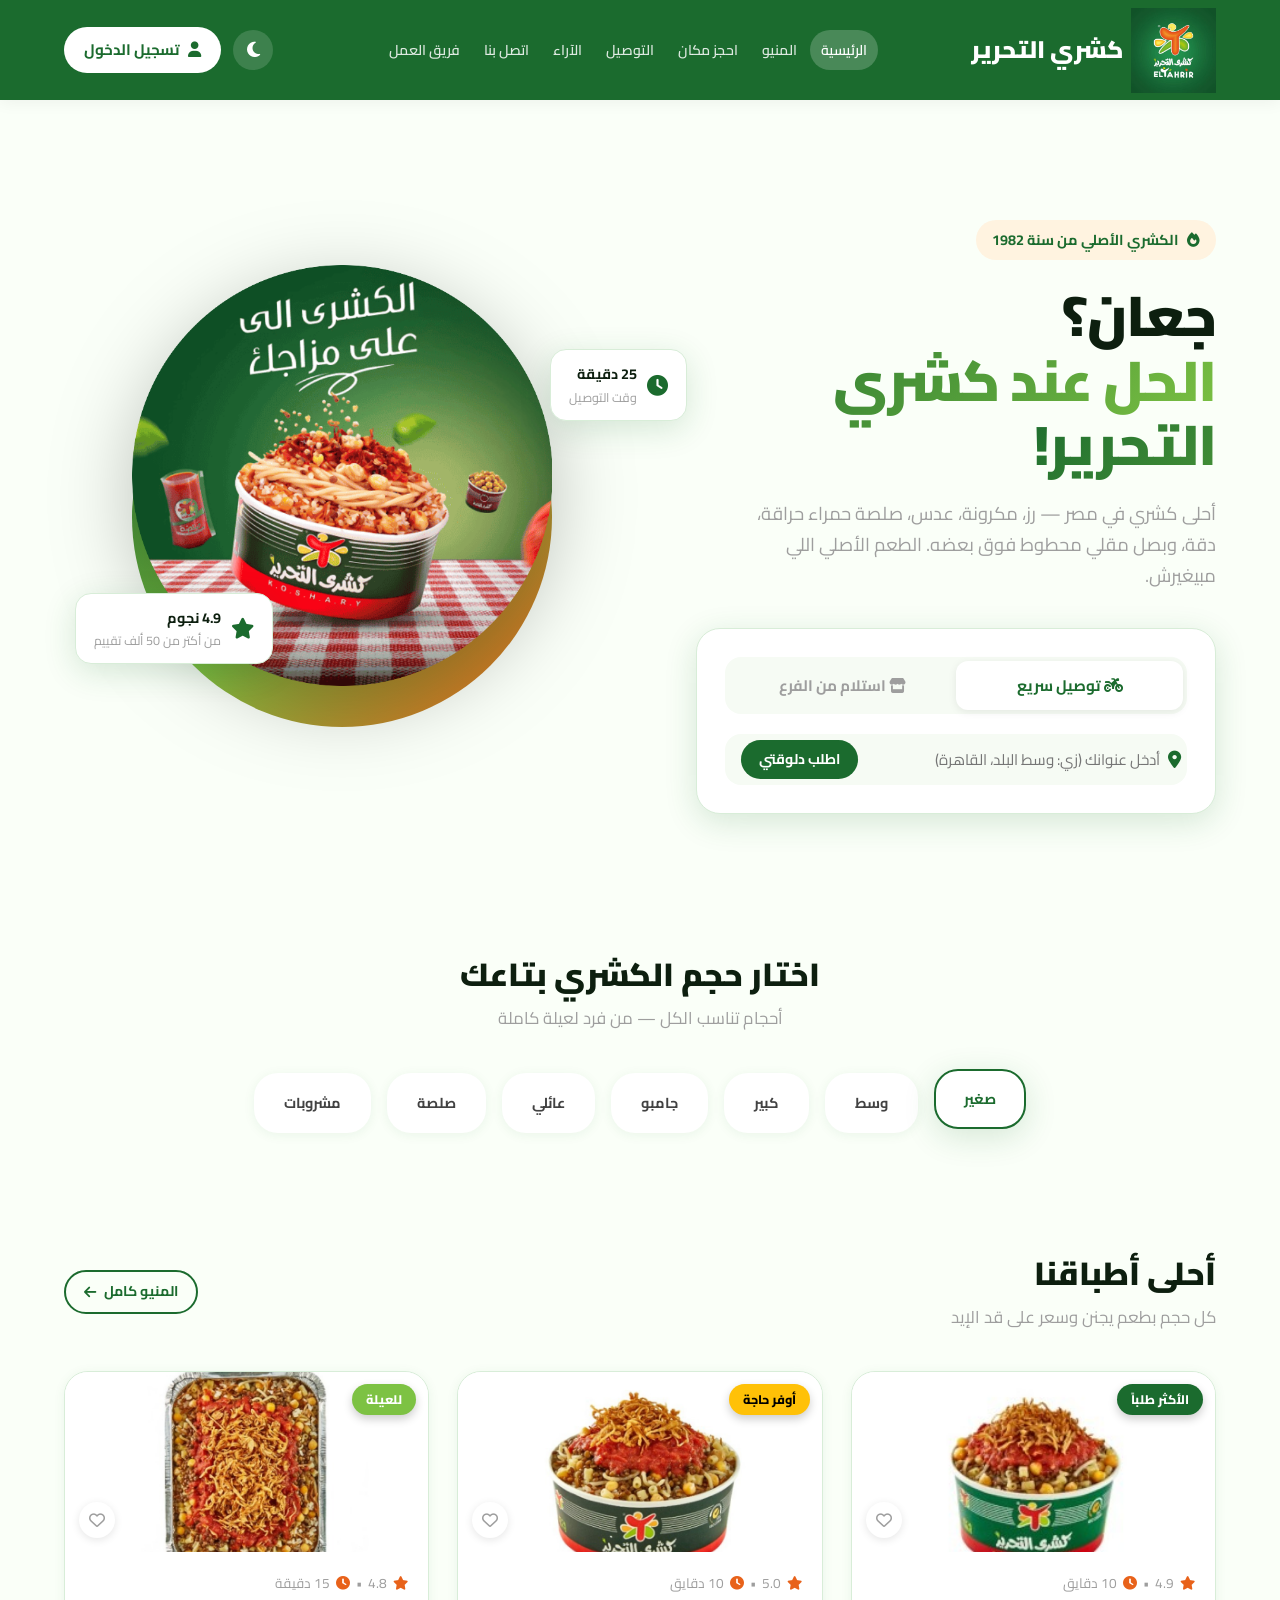
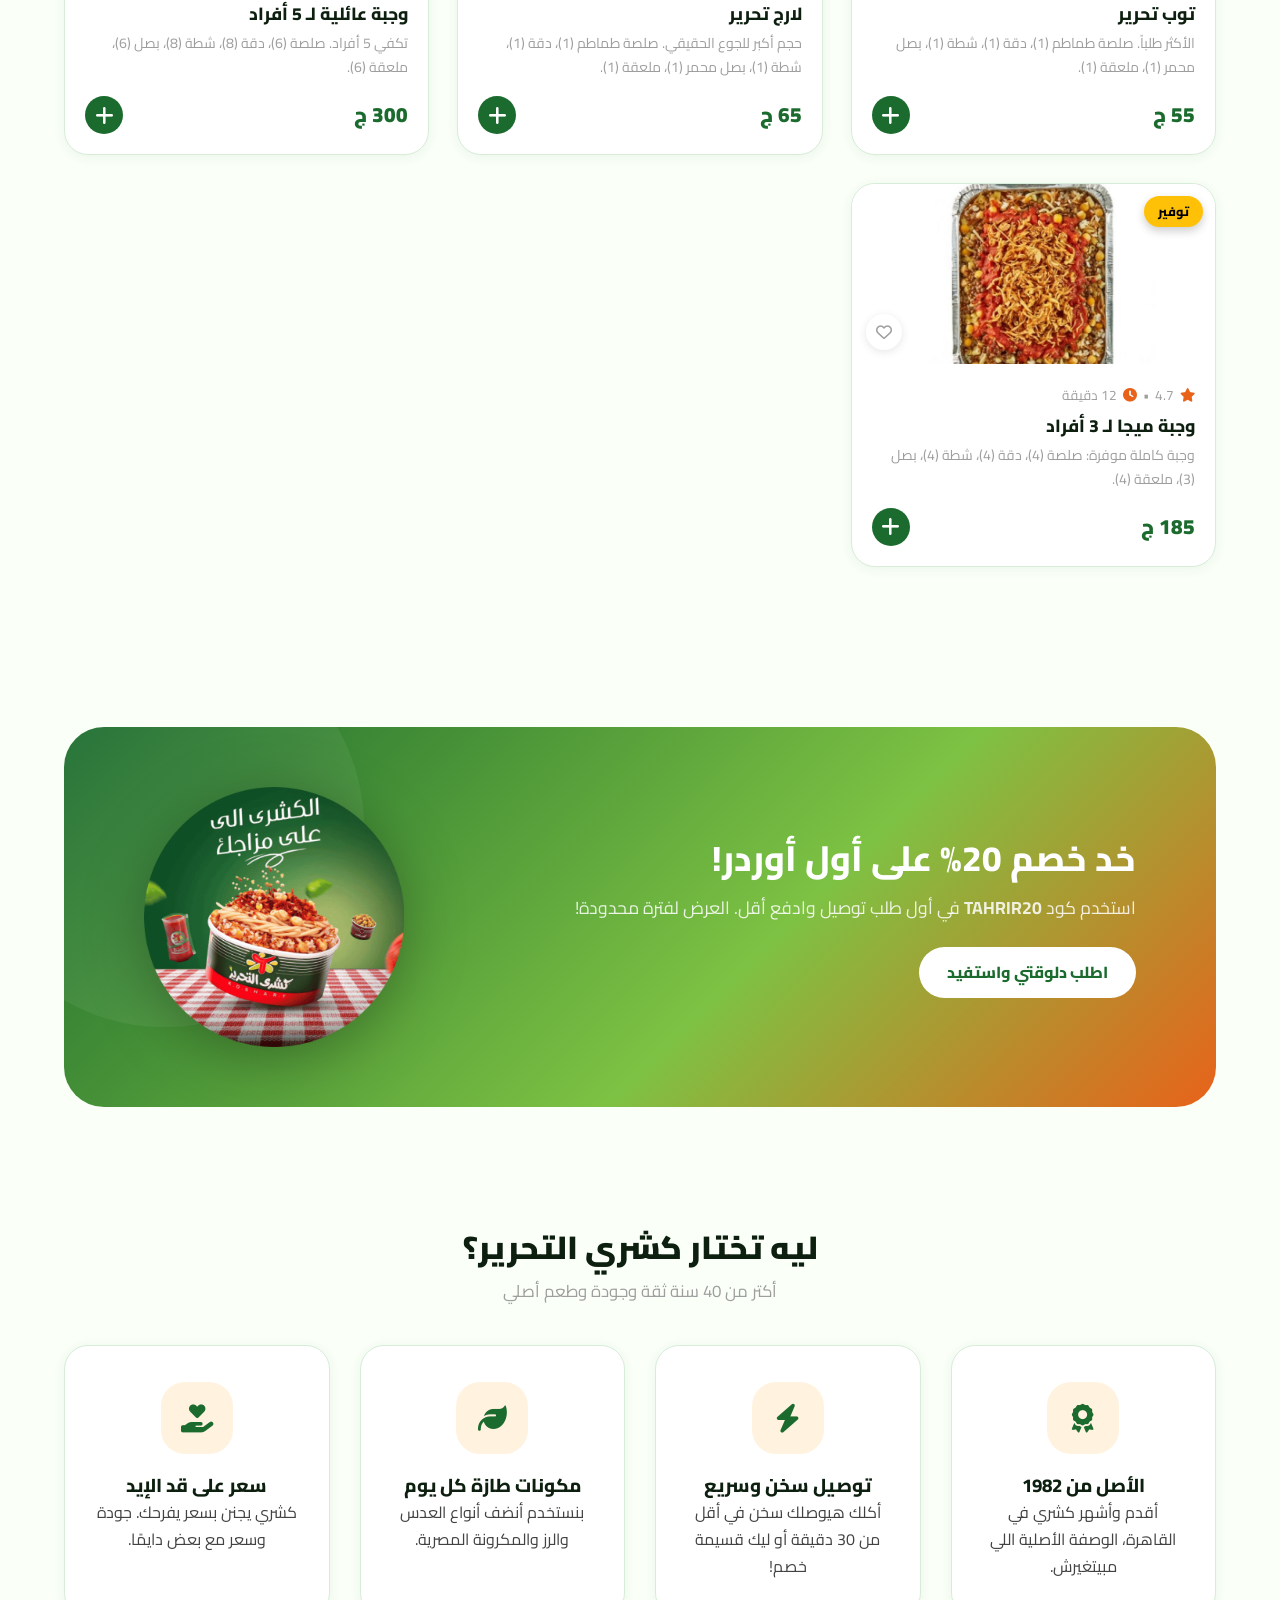
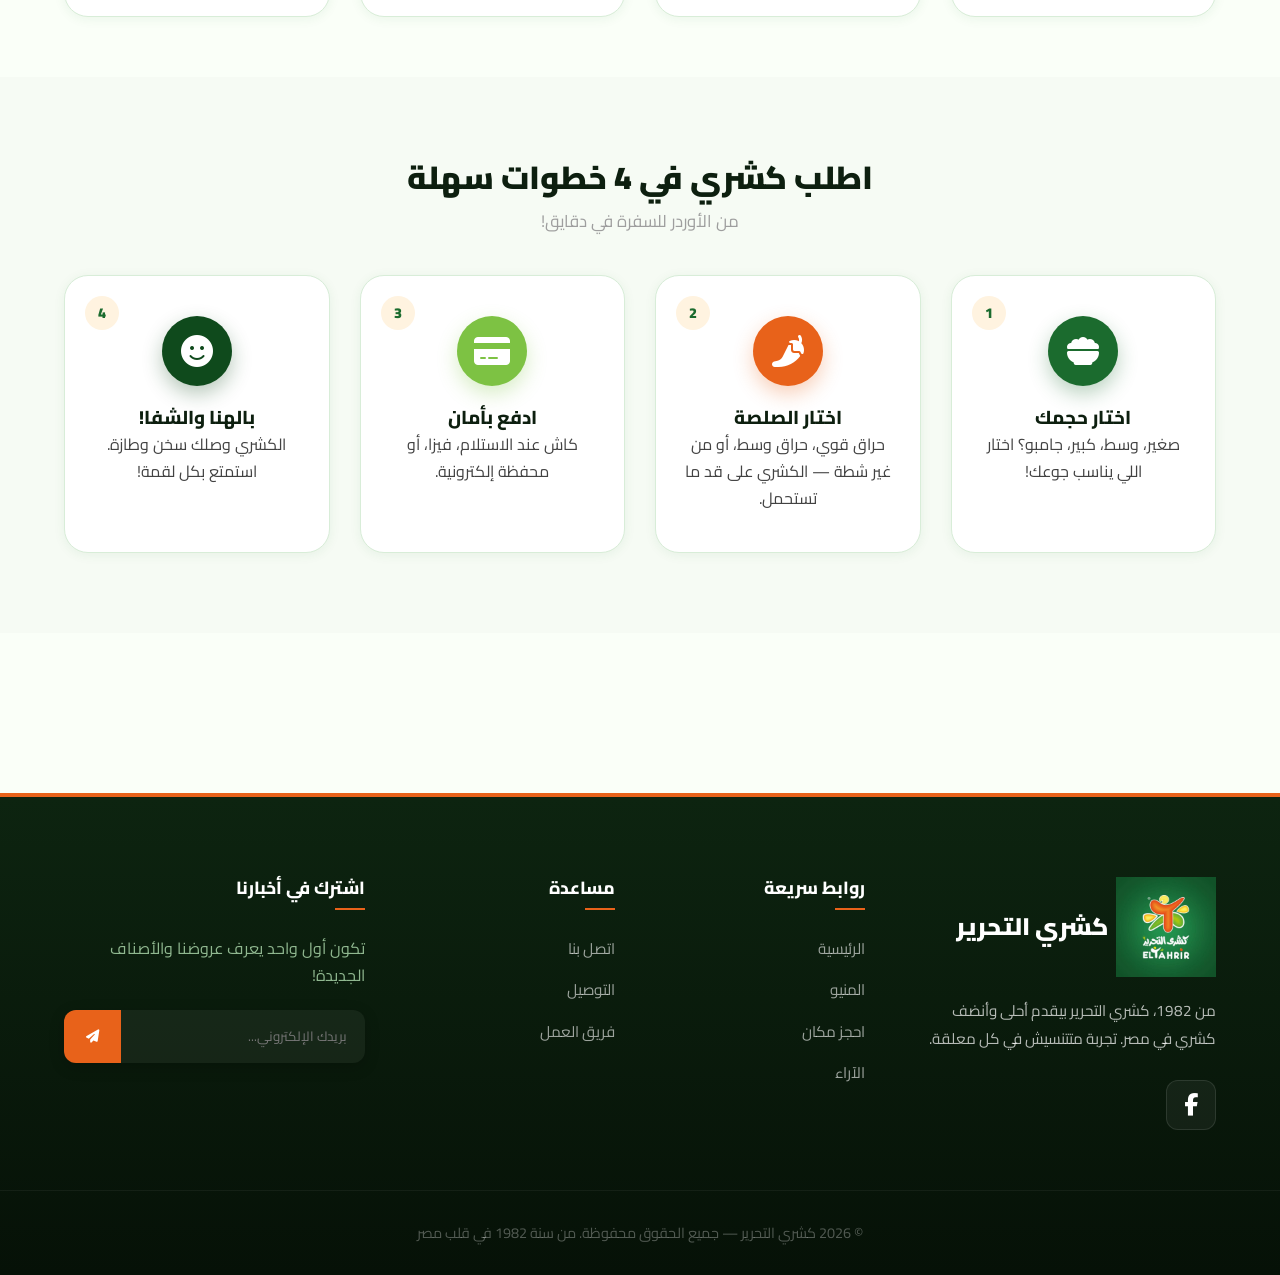
<file: index.html>
<!DOCTYPE html>
<html lang="ar" dir="rtl">
<head>
  <meta charset="UTF-8">
  <meta name="viewport" content="width=device-width, initial-scale=1.0">
  <title>كشري التحرير | أحلى كشري في مصر</title>
  <link rel="stylesheet" href="https://cdnjs.cloudflare.com/ajax/libs/font-awesome/6.5.0/css/all.min.css">
  <link href="https://fonts.googleapis.com/css2?family=Cairo:wght@400;500;600;700;800;900&display=swap" rel="stylesheet">
  <link rel="stylesheet" href="css/style.css">
</head>
<body>
<header class="main-header"> 
  <div class="container header-inner">
    <a href="index.html" class="logo"><img src="img/اللوجو.jpg" alt="كشري التحرير" style="height: 40px; vertical-align: middle;"> كشري التحرير</a>
    <nav class="desktop-nav">
      <ul>
        <li><a id="nav-index" href="index.html" class="active">الرئيسية</a></li>
        <li><a id="nav-menu" href="menu.html">المنيو</a></li>
        <li><a id="nav-reservation" href="reservation.html">احجز مكان</a></li>
        <li><a id="nav-delivery" href="delivery.html">التوصيل</a></li>
        <li><a id="nav-reviews" href="reviews.html">الآراء</a></li>
        <li><a id="nav-contact" href="contact.html">اتصل بنا</a></li>
        <li><a id="nav-team" href="team.html">فريق العمل</a></li>
      </ul>
    </nav>
    <div class="header-actions">
      <span id="userWelcome"></span>
      <button id="themeSwitchBtn" class="btn-theme" title="تبديل الثيم"><i class="fas fa-moon"></i></button>
      <a href="login.html" class="btn-login"><i class="fas fa-user"></i> تسجيل الدخول</a>
    </div>
  </div>
</header>
<main>

<div class="container">
  <section class="hero-section">
    <div class="hero-left">
      <div class="hero-badge"><i class="fas fa-fire"></i> الكشري الأصلي من سنة 1982</div>
      <h1 class="hero-title">جعان؟<br><span>الحل عند كشري التحرير!</span></h1>
      <p class="hero-desc">أحلى كشري في مصر — رز، مكرونة، عدس، صلصة حمراء حراقة، دقة، وبصل مقلي محطوط فوق بعضه. الطعم الأصلي اللي مبيغيرش.</p>
      <div class="search-card">
        <div class="search-tabs">
          <button class="search-tab active" onclick="switchTab(this)"><i class="fas fa-motorcycle"></i> توصيل سريع</button>
          <button class="search-tab" onclick="switchTab(this)"><i class="fas fa-store"></i> استلام من الفرع</button>
        </div>
        <div class="search-input-row">
          <i class="fas fa-map-marker-alt"></i>
          <input type="text" placeholder="أدخل عنوانك (زي: وسط البلد، القاهرة)">
          <a href="menu.html" class="btn btn-primary btn-sm">اطلب دلوقتي</a>
        </div>
      </div>
    </div>
    <div class="hero-right">
      <div class="hero-blob">
        <img src="img/koshary1.jpg" alt="طبق كشري يجنن">
      </div>
      <div class="hero-stat stat-1"><i class="fas fa-clock"></i><div><strong>25 دقيقة</strong><small>وقت التوصيل</small></div></div>
      <div class="hero-stat stat-2"><i class="fas fa-star"></i><div><strong>4.9 نجوم</strong><small>من أكتر من 50 ألف تقييم</small></div></div>
    </div>
  </section>
</div>

<section class="categories-section">
  <div class="container">
    <div class="section-center">
      <h2 class="section-title">اختار حجم الكشري بتاعك</h2>
      <p class="section-subtitle">أحجام تناسب الكل — من فرد لعيلة كاملة</p>
    </div>
    <div class="category-pills">
      <div class="cat-pill active">صغير</div>
      <div class="cat-pill">وسط</div>
      <div class="cat-pill">كبير</div>
      <div class="cat-pill">جامبو</div>
      <div class="cat-pill">عائلي</div>
      <div class="cat-pill">صلصة</div>
      <div class="cat-pill">مشروبات</div>
    </div>
  </div>
</section>

<section class="food-section">
  <div class="container">
    <div class="section-header">
      <div><h2 class="section-title">أحلى أطباقنا</h2><p class="section-subtitle">كل حجم بطعم يجنن وسعر على قد الإيد</p></div>
      <a href="menu.html" class="btn btn-outline btn-sm">المنيو كامل <i class="fas fa-arrow-left"></i></a>
    </div>
    <div class="food-grid">

      <article class="food-card">
        <div class="food-card-img-wrap">
          <img src="img/علبة توب.jpg" alt="توب تحرير">
          <span class="food-card-badge">الأكثر طلباً</span>
          <button class="food-card-fav"><i class="far fa-heart"></i></button>
        </div>
        <div class="food-card-body">
          <div class="food-card-meta"><i class="fas fa-star"></i>4.9<span>&bull;</span><i class="fas fa-clock"></i>10 دقايق</div>
          <h3 class="food-card-title">توب تحرير</h3>
          <p class="food-card-desc">الأكثر طلباً. صلصة طماطم (1)، دقة (1)، شطة (1)، بصل محمر (1)، ملعقة (1).</p>
          <div class="food-card-footer"><span class="food-price">55 ج</span><button class="btn-add" onclick="alert('تم إضافة توب تحرير!')"><i class="fas fa-plus"></i></button></div>
        </div>
      </article>

      <article class="food-card">
        <div class="food-card-img-wrap">
          <img src="img/علبة لارج.jpg" alt="لارج تحرير">
          <span class="food-card-badge badge-gold">أوفر حاجة</span>
          <button class="food-card-fav"><i class="far fa-heart"></i></button>
        </div>
        <div class="food-card-body">
          <div class="food-card-meta"><i class="fas fa-star"></i>5.0<span>&bull;</span><i class="fas fa-clock"></i>10 دقايق</div>
          <h3 class="food-card-title">لارج تحرير</h3>
          <p class="food-card-desc">حجم أكبر للجوع الحقيقي. صلصة طماطم (1)، دقة (1)، شطة (1)، بصل محمر (1)، ملعقة (1).</p>
          <div class="food-card-footer"><span class="food-price">65 ج</span><button class="btn-add" onclick="alert('تم إضافة لارج تحرير!')"><i class="fas fa-plus"></i></button></div>
        </div>
      </article>

      <article class="food-card">
        <div class="food-card-img-wrap">
          <img src="img/ميجا فويل.jpg" alt="وجبة عائلية">
          <span class="food-card-badge badge-green">للعيلة</span>
          <button class="food-card-fav"><i class="far fa-heart"></i></button>
        </div>
        <div class="food-card-body">
          <div class="food-card-meta"><i class="fas fa-star"></i>4.8<span>&bull;</span><i class="fas fa-clock"></i>15 دقيقة</div>
          <h3 class="food-card-title">وجبة عائلية لـ 5 أفراد</h3>
          <p class="food-card-desc">تكفي 5 أفراد. صلصة (6)، دقة (8)، شطة (8)، بصل (6)، ملعقة (6).</p>
          <div class="food-card-footer"><span class="food-price">300 ج</span><button class="btn-add" onclick="alert('تم إضافة الوجبة العائلية!')"><i class="fas fa-plus"></i></button></div>
        </div>
      </article>

      <article class="food-card">
        <div class="food-card-img-wrap">
          <img src="img/ميجا فويل.jpg" alt="وجبة ميجا">
          <span class="food-card-badge badge-gold">توفير</span>
          <button class="food-card-fav"><i class="far fa-heart"></i></button>
        </div>
        <div class="food-card-body">
          <div class="food-card-meta"><i class="fas fa-star"></i>4.7<span>&bull;</span><i class="fas fa-clock"></i>12 دقيقة</div>
          <h3 class="food-card-title">وجبة ميجا لـ 3 أفراد</h3>
          <p class="food-card-desc">وجبة كاملة موفرة: صلصة (4)، دقة (4)، شطة (4)، بصل (3)، ملعقة (4).</p>
          <div class="food-card-footer"><span class="food-price">185 ج</span><button class="btn-add" onclick="alert('تم إضافة وجبة ميجا!')"><i class="fas fa-plus"></i></button></div>
        </div>
      </article>

    </div>
  </div>
</section>

<div class="container">
  <div class="promo-banner">
    <div class="promo-content">
      <h2>خد خصم 20% على أول أوردر!</h2>
      <p>استخدم كود <strong>TAHRIR20</strong> في أول طلب توصيل وادفع أقل. العرض لفترة محدودة!</p>
      <a href="menu.html" class="btn btn-white">اطلب دلوقتي واستفيد</a>
    </div>
    <div class="promo-image"><img src="img/koshary1.jpg" alt="عرض كشري"></div>
  </div>
</div>

<section class="features-section">
  <div class="container">
    <div class="section-center">
      <h2 class="section-title">ليه تختار كشري التحرير؟</h2>
      <p class="section-subtitle">أكتر من 40 سنة ثقة وجودة وطعم أصلي</p>
    </div>
    <div class="features-grid">
      <div class="feature-card"><div class="feature-icon"><i class="fas fa-award"></i></div><h3>الأصل من 1982</h3><p>أقدم وأشهر كشري في القاهرة، الوصفة الأصلية اللي مبيتغيرش.</p></div>
      <div class="feature-card"><div class="feature-icon"><i class="fas fa-bolt"></i></div><h3>توصيل سخن وسريع</h3><p>أكلك هيوصلك سخن في أقل من 30 دقيقة أو ليك قسيمة خصم!</p></div>
      <div class="feature-card"><div class="feature-icon"><i class="fas fa-leaf"></i></div><h3>مكونات طازة كل يوم</h3><p>بنستخدم أنضف أنواع العدس والرز والمكرونة المصرية.</p></div>
      <div class="feature-card"><div class="feature-icon"><i class="fas fa-hand-holding-heart"></i></div><h3>سعر على قد الإيد</h3><p>كشري يجنن بسعر يفرحك. جودة وسعر مع بعض دايمًا.</p></div>
    </div>
  </div>
</section>

<section class="steps-section">
  <div class="container">
    <div class="section-center">
      <h2 class="section-title">اطلب كشري في 4 خطوات سهلة</h2>
      <p class="section-subtitle">من الأوردر للسفرة في دقايق!</p>
    </div>
    <div class="steps-grid">
      <div class="step-card">
        <div class="step-icon icon-primary"><i class="fas fa-bowl-food"></i></div>
        <div class="step-badge">1</div>
        <h3>اختار حجمك</h3>
        <p>صغير، وسط، كبير، جامبو؟ اختار اللي يناسب جوعك!</p>
      </div>
      <div class="step-card">
        <div class="step-icon icon-secondary"><i class="fas fa-pepper-hot"></i></div>
        <div class="step-badge">2</div>
        <h3>اختار الصلصة</h3>
        <p>حراق قوي، حراق وسط، أو من غير شطة — الكشري على قد ما تستحمل.</p>
      </div>
      <div class="step-card">
        <div class="step-icon icon-accent"><i class="fas fa-credit-card"></i></div>
        <div class="step-badge">3</div>
        <h3>ادفع بأمان</h3>
        <p>كاش عند الاستلام، فيزا، أو محفظة إلكترونية.</p>
      </div>
      <div class="step-card">
        <div class="step-icon icon-dark"><i class="fas fa-smile"></i></div>
        <div class="step-badge">4</div>
        <h3>بالهنا والشفا!</h3>
        <p>الكشري وصلك سخن وطازة. استمتع بكل لقمة!</p>
      </div>
    </div>
  </div>
</section>

</main>
<footer class="main-footer">
  <div class="container">
    <div class="footer-grid">
      <div>
        <div class="footer-logo"><a href="index.html" class="logo"><img src="img/اللوجو.jpg" alt="كشري التحرير" style="height: 30px; vertical-align: middle;"> كشري التحرير</a></div>
        <p class="footer-desc">من 1982، كشري التحرير بيقدم أحلى وأنضف كشري في مصر. تجربة متتنسيش في كل معلقة.</p>
        <div class="footer-social">
          <a href="https://www.facebook.com/ElTahrirEG" target="_blank" title="Facebook"><i class="fab fa-facebook-f"></i></a>
        </div>
      </div>
      <div class="footer-col"><h4>روابط سريعة</h4><ul>
        <li><a href="index.html" class="active">الرئيسية</a></li>
        <li><a href="menu.html">المنيو</a></li>
        <li><a href="reservation.html">احجز مكان</a></li>
        <li><a href="reviews.html">الآراء</a></li>
      </ul></div>
      <div class="footer-col"><h4>مساعدة</h4><ul>
        <li><a href="contact.html">اتصل بنا</a></li>
        <li><a href="delivery.html">التوصيل</a></li>
        <li><a href="team.html">فريق العمل</a></li>
      </ul></div>
      <div class="footer-col"><h4>اشترك في أخبارنا</h4>
        <p>تكون أول واحد يعرف عروضنا والأصناف الجديدة!</p>
        <div class="newsletter-input-row">
          <input type="email" placeholder="بريدك الإلكتروني...">
          <button><i class="fas fa-paper-plane"></i></button>
        </div>
      </div>
    </div>
  </div>
  <div class="footer-bottom">
    <p>&copy; 2026 كشري التحرير — جميع الحقوق محفوظة. من سنة 1982 في قلب مصر</p>
  </div>
</footer>
<script src="js/main.js"></script>
<script>
  
  var catPills = document.querySelectorAll('.cat-pill');
  for (var i = 0; i < catPills.length; i++) {
    catPills[i].addEventListener('click', function () {
      
      for (var j = 0; j < catPills.length; j++) {
        catPills[j].classList.remove('active');
      }
      
      this.classList.add('active');
    });
  }
</script>
</body>
</html>
</file>
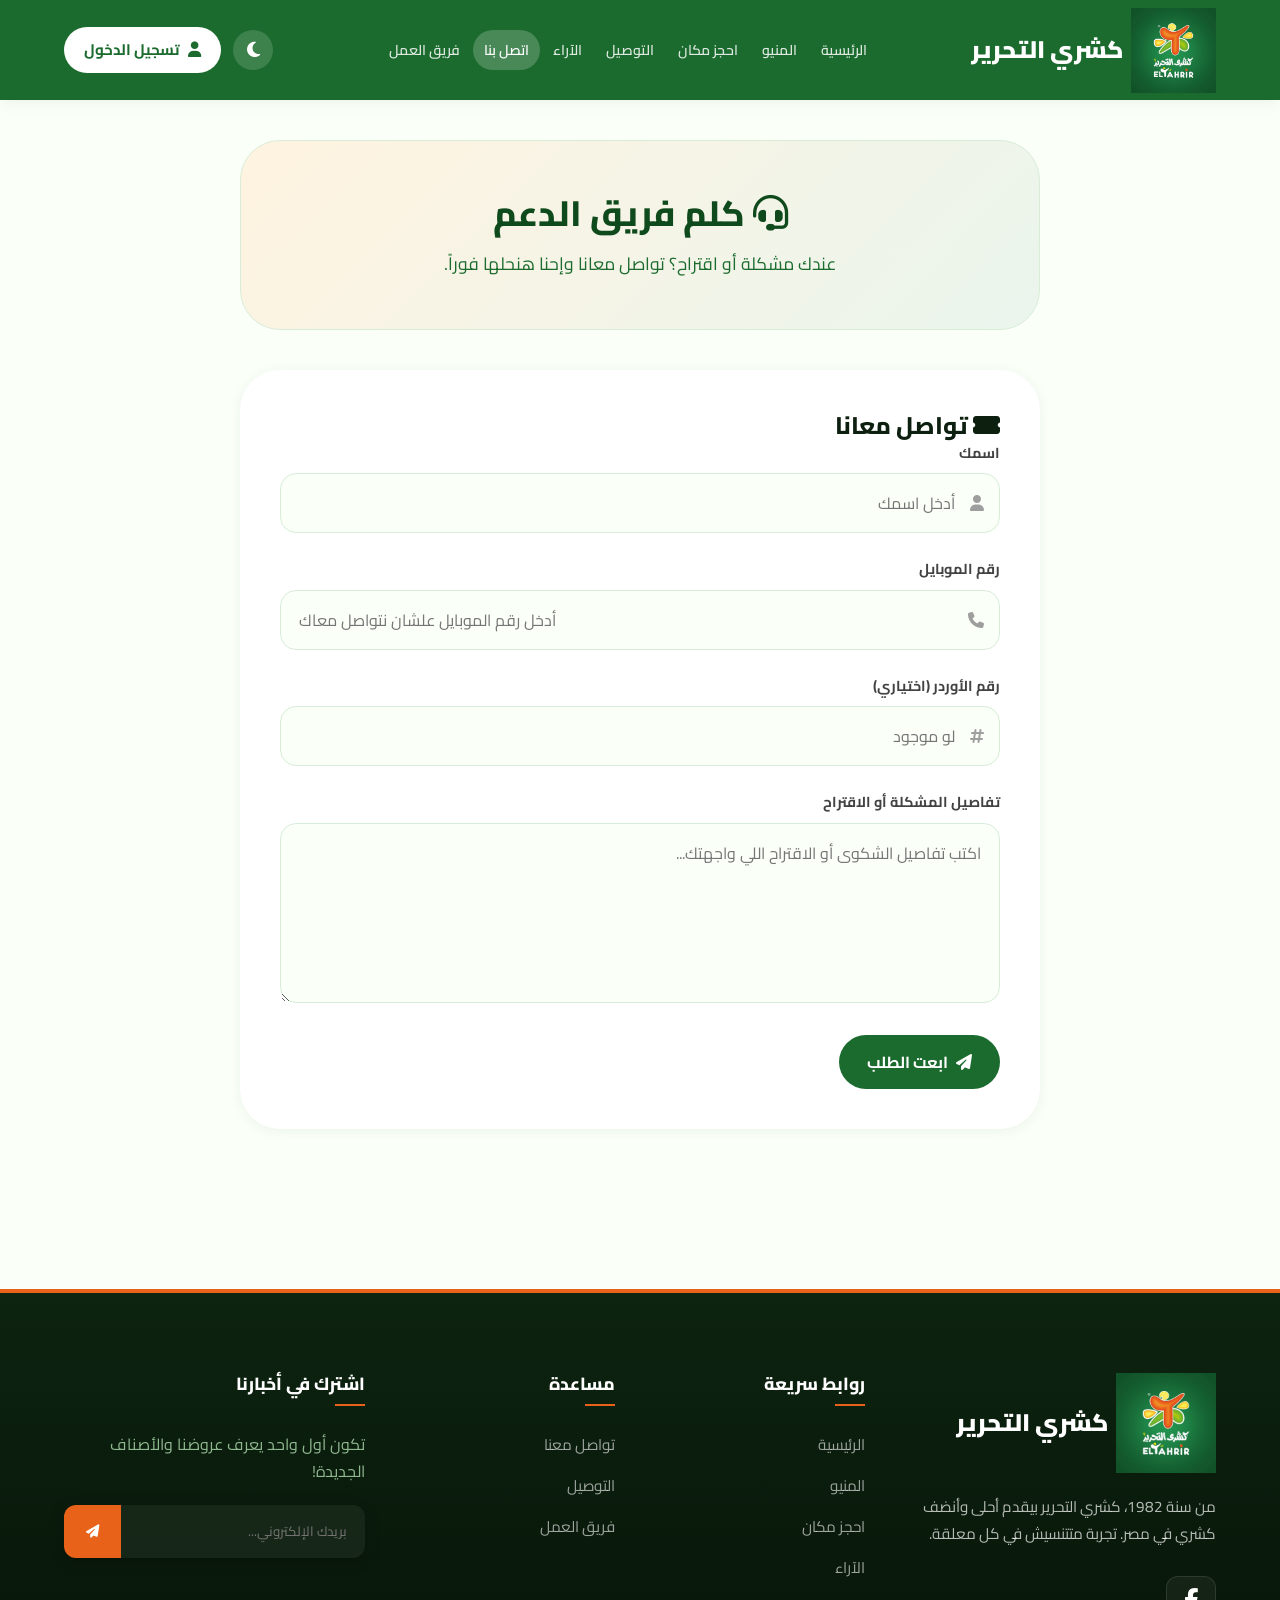
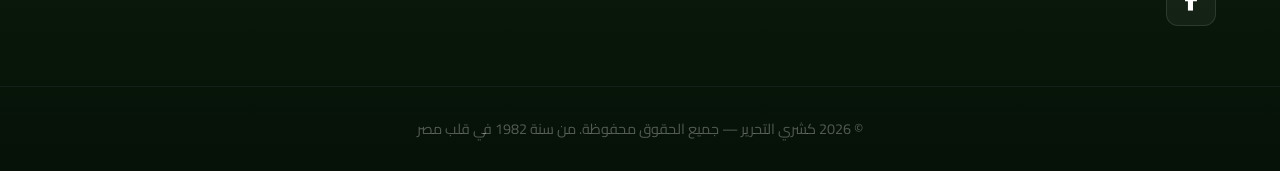
<file: contact.html>
<!DOCTYPE html>
<html lang="ar" dir="rtl">
<head>
  <meta charset="UTF-8">
  <meta name="viewport" content="width=device-width, initial-scale=1.0">
  <title>تواصل معنا | كشري التحرير</title>
  <link rel="stylesheet" href="https://cdnjs.cloudflare.com/ajax/libs/font-awesome/6.5.0/css/all.min.css">
  <link href="https://fonts.googleapis.com/css2?family=Cairo:wght@400;500;600;700;800;900&display=swap" rel="stylesheet">
  <link rel="stylesheet" href="css/style.css">

</head>
<body>
<header class="main-header">
  <div class="container header-inner">
    <a href="index.html" class="logo"><img src="img/اللوجو.jpg" alt="كشري التحرير" style="height: 40px; vertical-align: middle;"> كشري التحرير</a>
    <nav class="desktop-nav">
      <ul>
        <li><a id="nav-index" href="index.html">الرئيسية</a></li>
        <li><a id="nav-menu" href="menu.html">المنيو</a></li>
        <li><a id="nav-reservation" href="reservation.html">احجز مكان</a></li>
        <li><a id="nav-delivery" href="delivery.html">التوصيل</a></li>
        <li><a id="nav-reviews" href="reviews.html">الآراء</a></li>
        <li><a id="nav-contact" href="contact.html" class="active">اتصل بنا</a></li>
        <li><a id="nav-team" href="team.html">فريق العمل</a></li>
      </ul>
    </nav>
    <div class="header-actions">
      <span id="userWelcome"></span>
      <button id="themeSwitchBtn" class="btn-theme" title="تبديل الثيم"><i class="fas fa-moon"></i></button>
      <a href="login.html" class="btn-login"><i class="fas fa-user"></i> تسجيل الدخول</a>
    </div>
  </div>
</header>
<main>
  
  <div class="container">
    
    <div class="support-hero">
      <h1><i class="fas fa-headset"></i> كلم فريق الدعم</h1>
      <p>عندك مشكلة أو اقتراح؟ تواصل معانا وإحنا هنحلها فوراً.</p>
    </div>

    <div class="form-card">
      <h2><i class="fas fa-ticket-alt"></i>  تواصل معانا</h2>
      <form id="contactForm" onsubmit="validateForm(event,'contactForm')">
        
        <div class="form-group"><label for="contName">اسمك</label>
          <div class="input-icon-wrap"><i class="icon fas fa-user"></i>
            <input type="text" id="contName" class="form-control" placeholder="أدخل اسمك">
          </div>
          <span id="contName-error" class="error-msg"></span>
        </div>

        <div class="form-group"><label for="contPhone">رقم الموبايل</label>
          <div class="input-icon-wrap"><i class="icon fas fa-phone"></i>
            <input type="tel" id="contPhone" class="form-control" placeholder="أدخل رقم الموبايل علشان نتواصل معاك">
          </div>
          <span id="contPhone-error" class="error-msg"></span>
        </div>

        <div class="form-group"><label for="contOrder">رقم الأوردر (اختياري)</label>
          <div class="input-icon-wrap"><i class="icon fas fa-hashtag"></i>
            <input type="text" id="contOrder" class="form-control" placeholder="لو موجود">
          </div>
        </div>

        <div class="form-group"><label for="contMsg">تفاصيل المشكلة أو الاقتراح</label>
          <textarea id="contMsg" class="form-control" rows="5" placeholder="اكتب تفاصيل الشكوى أو الاقتراح اللي واجهتك..."></textarea>
          <span id="contMsg-error" class="error-msg"></span>
        </div>

        <button type="submit" class="btn btn-primary">
          <i class="fas fa-paper-plane"></i> ابعت الطلب
        </button>
      </form>
    </div>

  </div>

</main>
<footer class="main-footer">
  <div class="container">
    <div class="footer-grid">
      <div>
        <div class="footer-logo"><a href="index.html" class="logo"><img src="img/اللوجو.jpg" alt="كشري التحرير" style="height: 30px; vertical-align: middle;"> كشري التحرير</a></div>
        <p class="footer-desc">من سنة 1982، كشري التحرير بيقدم أحلى وأنضف كشري في مصر. تجربة متتنسيش في كل معلقة.</p>
        <div class="footer-social">
          <a href="https://www.facebook.com/ElTahrirEG" target="_blank" title="Facebook"><i class="fab fa-facebook-f"></i></a>
        </div>
      </div>
      <div class="footer-col"><h4>روابط سريعة</h4><ul>
        <li><a href="index.html">الرئيسية</a></li>
        <li><a href="menu.html">المنيو</a></li>
        <li><a href="reservation.html">احجز مكان</a></li>
        <li><a href="reviews.html">الآراء</a></li>
      </ul></div>
      <div class="footer-col"><h4>مساعدة</h4><ul>
        <li><a href="contact.html" class="active">تواصل معنا</a></li>
        <li><a href="delivery.html">التوصيل</a></li>
        <li><a href="team.html">فريق العمل</a></li>
      </ul></div>
      <div class="footer-col"><h4>اشترك في أخبارنا</h4>
        <p>تكون أول واحد يعرف عروضنا والأصناف الجديدة!</p>
        <div class="newsletter-input-row">
          <input type="email" placeholder="بريدك الإلكتروني...">
          <button><i class="fas fa-paper-plane"></i></button>
        </div>
      </div>
    </div>
  </div>
  <div class="footer-bottom">
    <p>&copy; 2026 كشري التحرير — جميع الحقوق محفوظة. من سنة 1982 في قلب مصر</p>
  </div>
</footer>
<script src="js/main.js"></script>
</body>
</html>
</file>
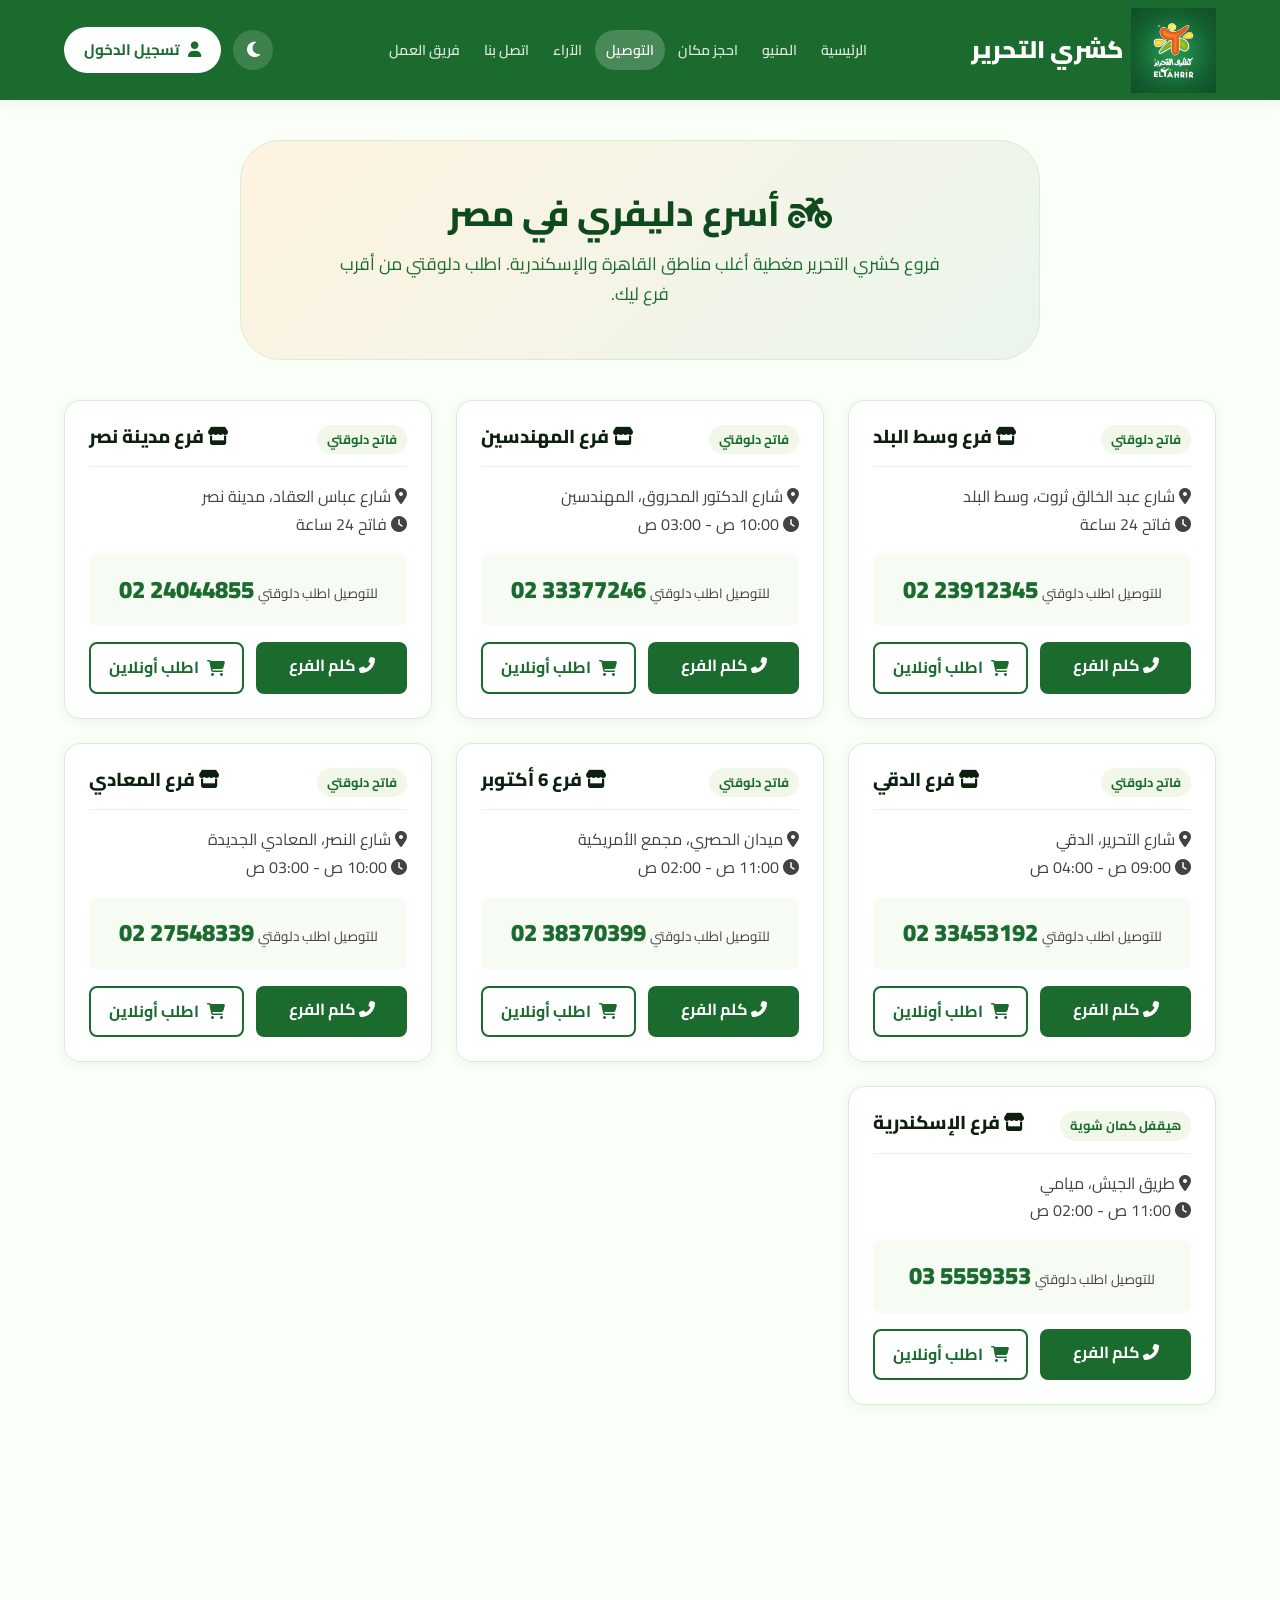
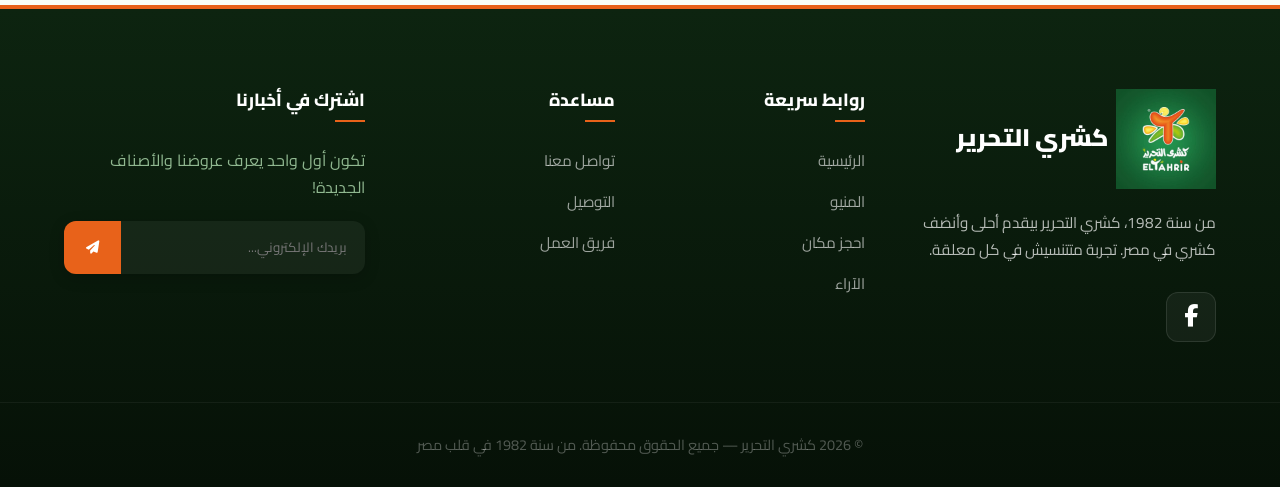
<file: delivery.html>
<!DOCTYPE html>
<html lang="ar" dir="rtl">
<head>
  <meta charset="UTF-8">
  <meta name="viewport" content="width=device-width, initial-scale=1.0">
  <title>التوصيل والفروع | كشري التحرير</title>
  <link rel="stylesheet" href="https://cdnjs.cloudflare.com/ajax/libs/font-awesome/6.5.0/css/all.min.css">
  <link href="https://fonts.googleapis.com/css2?family=Cairo:wght@400;500;600;700;800;900&display=swap" rel="stylesheet">
  <link rel="stylesheet" href="css/style.css">

</head>
<body>
<header class="main-header">
  <div class="container header-inner">
    <a href="index.html" class="logo"><img src="img/اللوجو.jpg" alt="كشري التحرير" style="height: 40px; vertical-align: middle;"> كشري التحرير</a>
    <nav class="desktop-nav">
      <ul>
        <li><a id="nav-index" href="index.html">الرئيسية</a></li>
        <li><a id="nav-menu" href="menu.html">المنيو</a></li>
        <li><a id="nav-reservation" href="reservation.html">احجز مكان</a></li>
        <li><a id="nav-delivery" href="delivery.html" class="active">التوصيل</a></li>
        <li><a id="nav-reviews" href="reviews.html">الآراء</a></li>
        <li><a id="nav-contact" href="contact.html">اتصل بنا</a></li>
        <li><a id="nav-team" href="team.html">فريق العمل</a></li>
      </ul>
    </nav>
    <div class="header-actions">
      <span id="userWelcome"></span>
      <button id="themeSwitchBtn" class="btn-theme" title="تبديل الثيم"><i class="fas fa-moon"></i></button>
      <a href="login.html" class="btn-login"><i class="fas fa-user"></i> تسجيل الدخول</a>
    </div>
  </div>
</header>
<main>
  
  <div class="container">
    
    <div class="support-hero">
      <h1><i class="fas fa-motorcycle"></i> أسرع دليفري في مصر</h1>
      <p>
        فروع كشري التحرير مغطية أغلب مناطق القاهرة والإسكندرية. اطلب دلوقتي من أقرب فرع ليك.
      </p>
    </div>

    <div class="delivery-grid-wrapper">

      <div class="branch-card-detailed">
        <div class="branch-header">
          <span class="branch-badge">فاتح دلوقتي</span>
          <h3><i class="fas fa-store"></i> فرع وسط البلد</h3>
        </div>
        <div class="branch-info">
          <p><i class="fas fa-map-marker-alt"></i> شارع عبد الخالق ثروت، وسط البلد</p>
          <p><i class="fas fa-clock"></i> فاتح 24 ساعة</p>
        </div>
        <div class="branch-phone-box">
          <small>للتوصيل اطلب دلوقتي</small>
          <a href="tel:0223912345" class="branch-phone-number" dir="ltr">02 23912345</a>
        </div>
        <div class="branch-actions">
          <a href="tel:0223912345" class="btn-call"><i class="fas fa-phone-alt"></i> كلم الفرع</a>
          <a href="menu.html" class="btn btn-outline"><i class="fas fa-shopping-cart"></i> اطلب أونلاين</a>
        </div>
      </div>

      <div class="branch-card-detailed">
        <div class="branch-header">
          <span class="branch-badge">فاتح دلوقتي</span>
          <h3><i class="fas fa-store"></i> فرع المهندسين</h3>
        </div>
        <div class="branch-info">
          <p><i class="fas fa-map-marker-alt"></i> شارع الدكتور المحروق، المهندسين</p>
          <p><i class="fas fa-clock"></i> 10:00 ص - 03:00 ص</p>
        </div>
        <div class="branch-phone-box">
          <small>للتوصيل اطلب دلوقتي</small>
          <a href="tel:0233377246" class="branch-phone-number" dir="ltr">02 33377246</a>
        </div>
        <div class="branch-actions">
          <a href="tel:0233377246" class="btn-call"><i class="fas fa-phone-alt"></i> كلم الفرع</a>
          <a href="menu.html" class="btn btn-outline"><i class="fas fa-shopping-cart"></i> اطلب أونلاين</a>
        </div>
      </div>

      <div class="branch-card-detailed">
        <div class="branch-header">
          <span class="branch-badge">فاتح دلوقتي</span>
          <h3><i class="fas fa-store"></i> فرع مدينة نصر</h3>
        </div>
        <div class="branch-info">
          <p><i class="fas fa-map-marker-alt"></i> شارع عباس العقاد، مدينة نصر</p>
          <p><i class="fas fa-clock"></i> فاتح 24 ساعة</p>
        </div>
        <div class="branch-phone-box">
          <small>للتوصيل اطلب دلوقتي</small>
          <a href="tel:0224044855" class="branch-phone-number" dir="ltr">02 24044855</a>
        </div>
        <div class="branch-actions">
          <a href="tel:0224044855" class="btn-call"><i class="fas fa-phone-alt"></i> كلم الفرع</a>
          <a href="menu.html" class="btn btn-outline"><i class="fas fa-shopping-cart"></i> اطلب أونلاين</a>
        </div>
      </div>

      <div class="branch-card-detailed">
        <div class="branch-header">
          <span class="branch-badge">فاتح دلوقتي</span>
          <h3><i class="fas fa-store"></i> فرع الدقي</h3>
        </div>
        <div class="branch-info">
          <p><i class="fas fa-map-marker-alt"></i> شارع التحرير، الدقي</p>
          <p><i class="fas fa-clock"></i> 09:00 ص - 04:00 ص</p>
        </div>
        <div class="branch-phone-box">
          <small>للتوصيل اطلب دلوقتي</small>
          <a href="tel:0233453192" class="branch-phone-number" dir="ltr">02 33453192</a>
        </div>
        <div class="branch-actions">
          <a href="tel:0233453192" class="btn-call"><i class="fas fa-phone-alt"></i> كلم الفرع</a>
          <a href="menu.html" class="btn btn-outline"><i class="fas fa-shopping-cart"></i> اطلب أونلاين</a>
        </div>
      </div>

      <div class="branch-card-detailed">
        <div class="branch-header">
          <span class="branch-badge">فاتح دلوقتي</span>
          <h3><i class="fas fa-store"></i> فرع 6 أكتوبر</h3>
        </div>
        <div class="branch-info">
          <p><i class="fas fa-map-marker-alt"></i> ميدان الحصري، مجمع الأمريكية</p>
          <p><i class="fas fa-clock"></i> 11:00 ص - 02:00 ص</p>
        </div>
        <div class="branch-phone-box">
          <small>للتوصيل اطلب دلوقتي</small>
          <a href="tel:0238370399" class="branch-phone-number" dir="ltr">02 38370399</a>
        </div>
        <div class="branch-actions">
          <a href="tel:0238370399" class="btn-call"><i class="fas fa-phone-alt"></i> كلم الفرع</a>
          <a href="menu.html" class="btn btn-outline"><i class="fas fa-shopping-cart"></i> اطلب أونلاين</a>
        </div>
      </div>

      <div class="branch-card-detailed">
        <div class="branch-header">
          <span class="branch-badge">فاتح دلوقتي</span>
          <h3><i class="fas fa-store"></i> فرع المعادي</h3>
        </div>
        <div class="branch-info">
          <p><i class="fas fa-map-marker-alt"></i> شارع النصر، المعادي الجديدة</p>
          <p><i class="fas fa-clock"></i> 10:00 ص - 03:00 ص</p>
        </div>
        <div class="branch-phone-box">
          <small>للتوصيل اطلب دلوقتي</small>
          <a href="tel:0227548339" class="branch-phone-number" dir="ltr">02 27548339</a>
        </div>
        <div class="branch-actions">
          <a href="tel:0227548339" class="btn-call"><i class="fas fa-phone-alt"></i> كلم الفرع</a>
          <a href="menu.html" class="btn btn-outline"><i class="fas fa-shopping-cart"></i> اطلب أونلاين</a>
        </div>
      </div>

      <div class="branch-card-detailed">
        <div class="branch-header">
          <span class="branch-badge">هيقفل كمان شوية</span>
          <h3><i class="fas fa-store"></i> فرع الإسكندرية</h3>
        </div>
        <div class="branch-info">
          <p><i class="fas fa-map-marker-alt"></i> طريق الجيش، ميامي</p>
          <p><i class="fas fa-clock"></i> 11:00 ص - 02:00 ص</p>
        </div>
        <div class="branch-phone-box">
          <small>للتوصيل اطلب دلوقتي</small>
          <a href="tel:035559353" class="branch-phone-number" dir="ltr">03 5559353</a>
        </div>
        <div class="branch-actions">
          <a href="tel:035559353" class="btn-call"><i class="fas fa-phone-alt"></i> كلم الفرع</a>
          <a href="menu.html" class="btn btn-outline"><i class="fas fa-shopping-cart"></i> اطلب أونلاين</a>
        </div>
      </div>

    </div>
  </div>
</main>
<footer class="main-footer">
  <div class="container">
    <div class="footer-grid">
      <div>
        <div class="footer-logo"><a href="index.html" class="logo"><img src="img/اللوجو.jpg" alt="كشري التحرير" style="height: 30px; vertical-align: middle;"> كشري التحرير</a></div>
        <p class="footer-desc">من سنة 1982، كشري التحرير بيقدم أحلى وأنضف كشري في مصر. تجربة متتنسيش في كل معلقة.</p>
        <div class="footer-social">
          <a href="https://www.facebook.com/ElTahrirEG" target="_blank" title="Facebook"><i class="fab fa-facebook-f"></i></a>
        </div>
      </div>
      <div class="footer-col"><h4>روابط سريعة</h4><ul>
        <li><a href="index.html">الرئيسية</a></li>
        <li><a href="menu.html">المنيو</a></li>
        <li><a href="reservation.html">احجز مكان</a></li>
        <li><a href="reviews.html">الآراء</a></li>
      </ul></div>
      <div class="footer-col"><h4>مساعدة</h4><ul>
        <li><a href="contact.html">تواصل معنا</a></li>
        <li><a href="delivery.html" class="active">التوصيل</a></li>
        <li><a href="team.html">فريق العمل</a></li>
      </ul></div>
      <div class="footer-col"><h4>اشترك في أخبارنا</h4>
        <p>تكون أول واحد يعرف عروضنا والأصناف الجديدة!</p>
        <div class="newsletter-input-row">
          <input type="email" placeholder="بريدك الإلكتروني...">
          <button><i class="fas fa-paper-plane"></i></button>
        </div>
      </div>
    </div>
  </div>
  <div class="footer-bottom">
    <p>&copy; 2026 كشري التحرير — جميع الحقوق محفوظة. من سنة 1982 في قلب مصر</p>
  </div>
</footer>
<script src="js/main.js"></script>
</body>
</html>
</file>
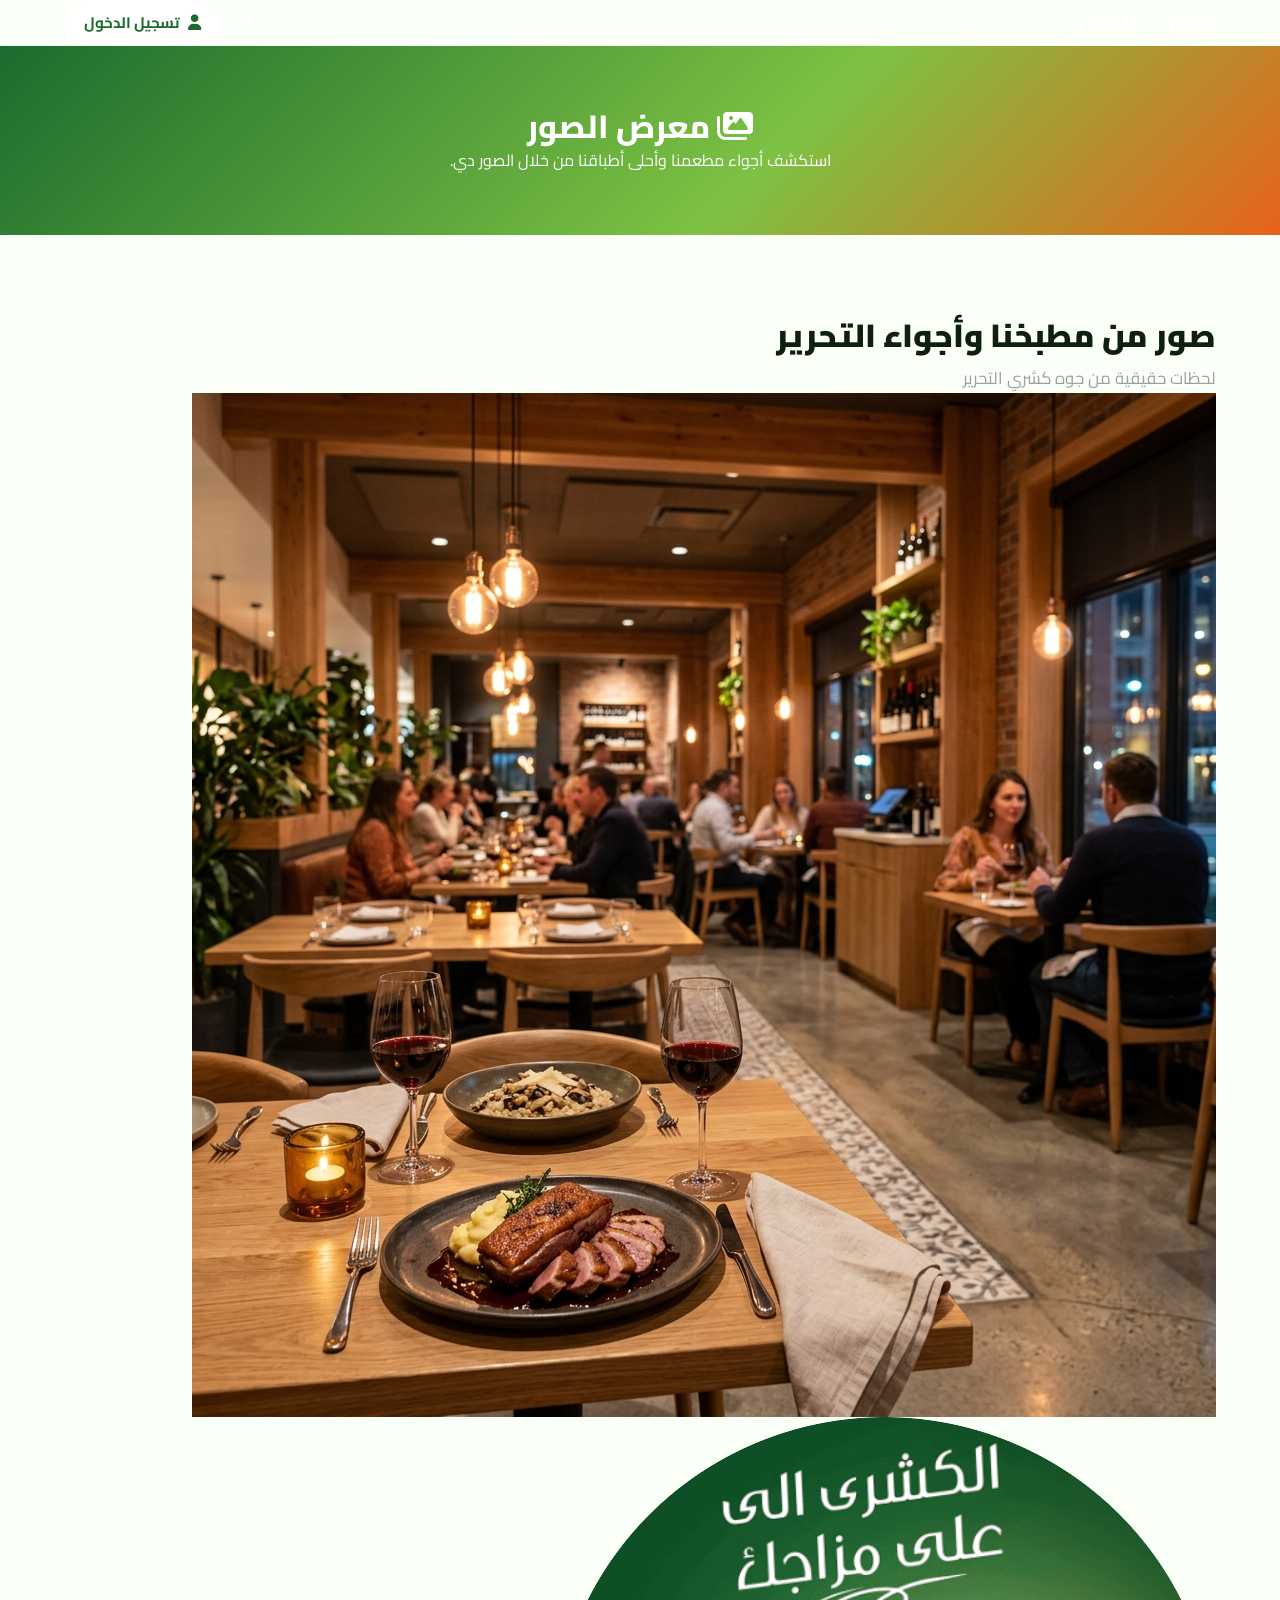
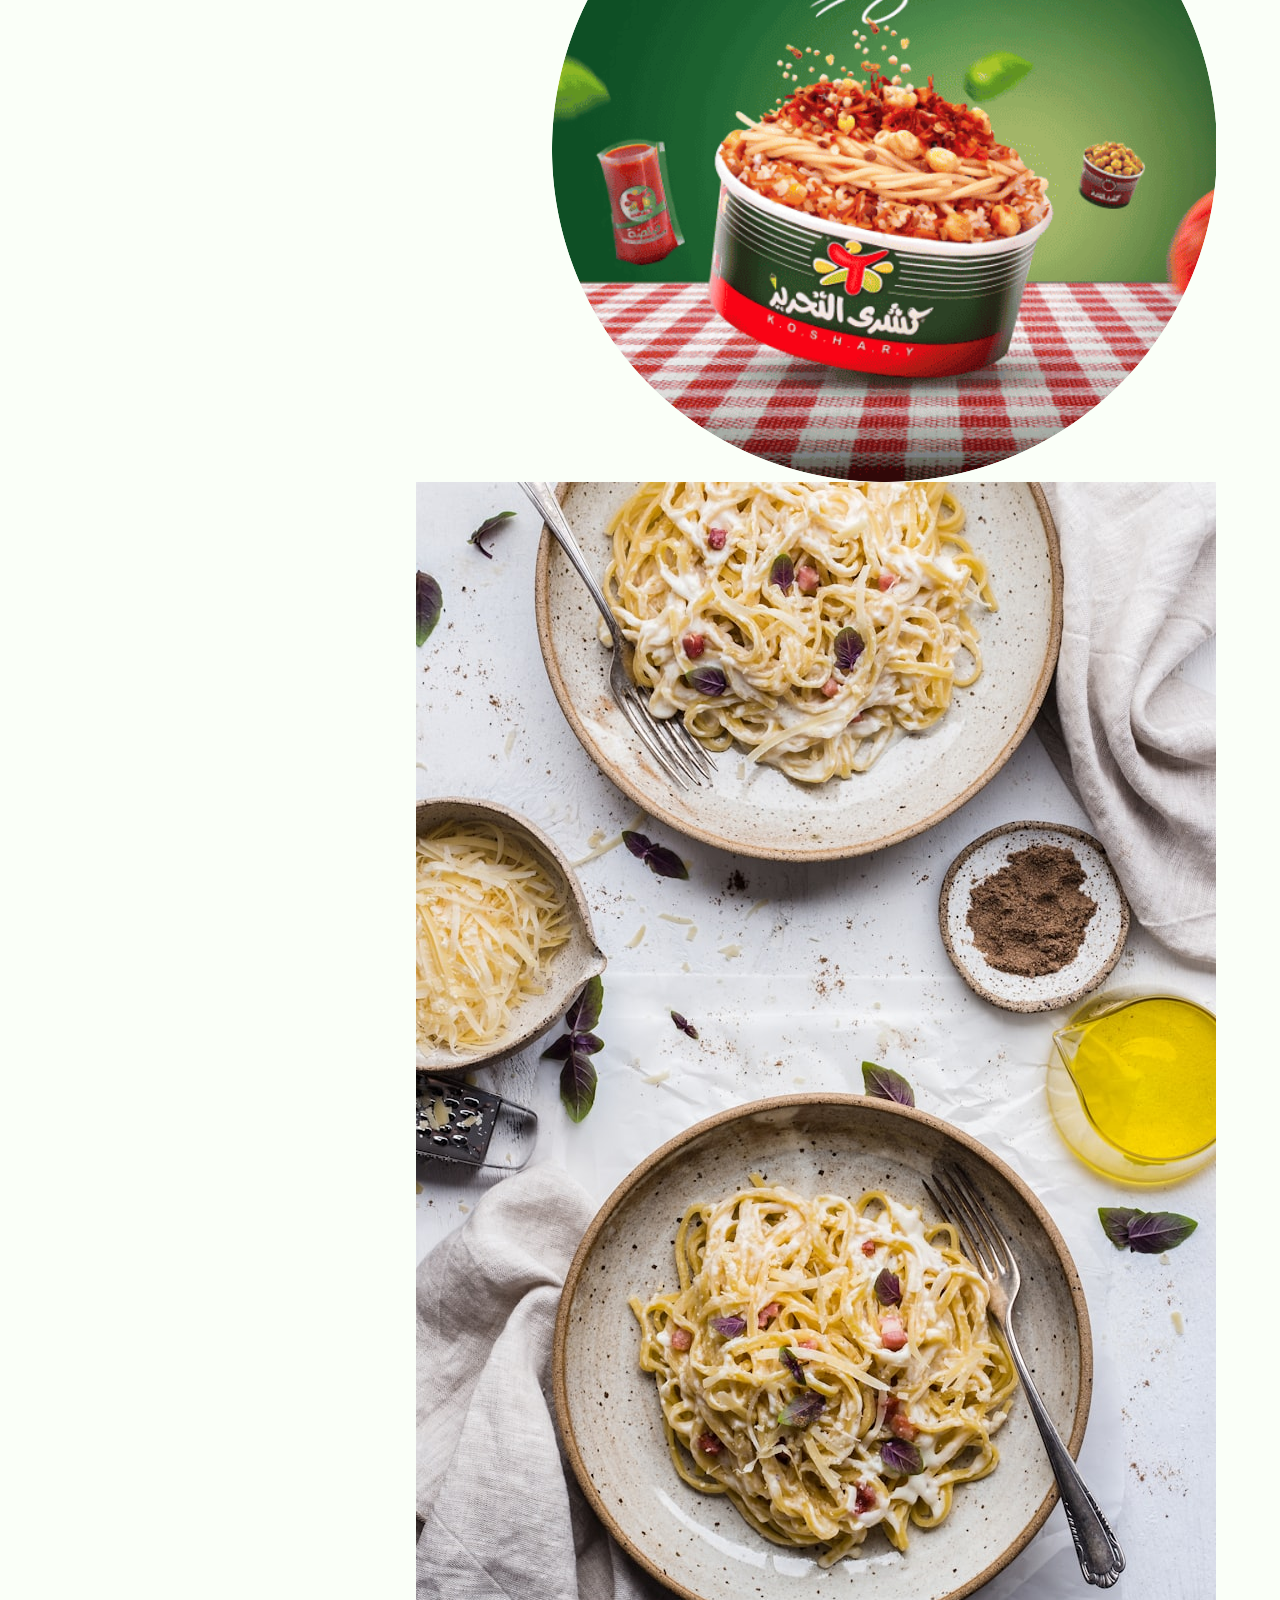
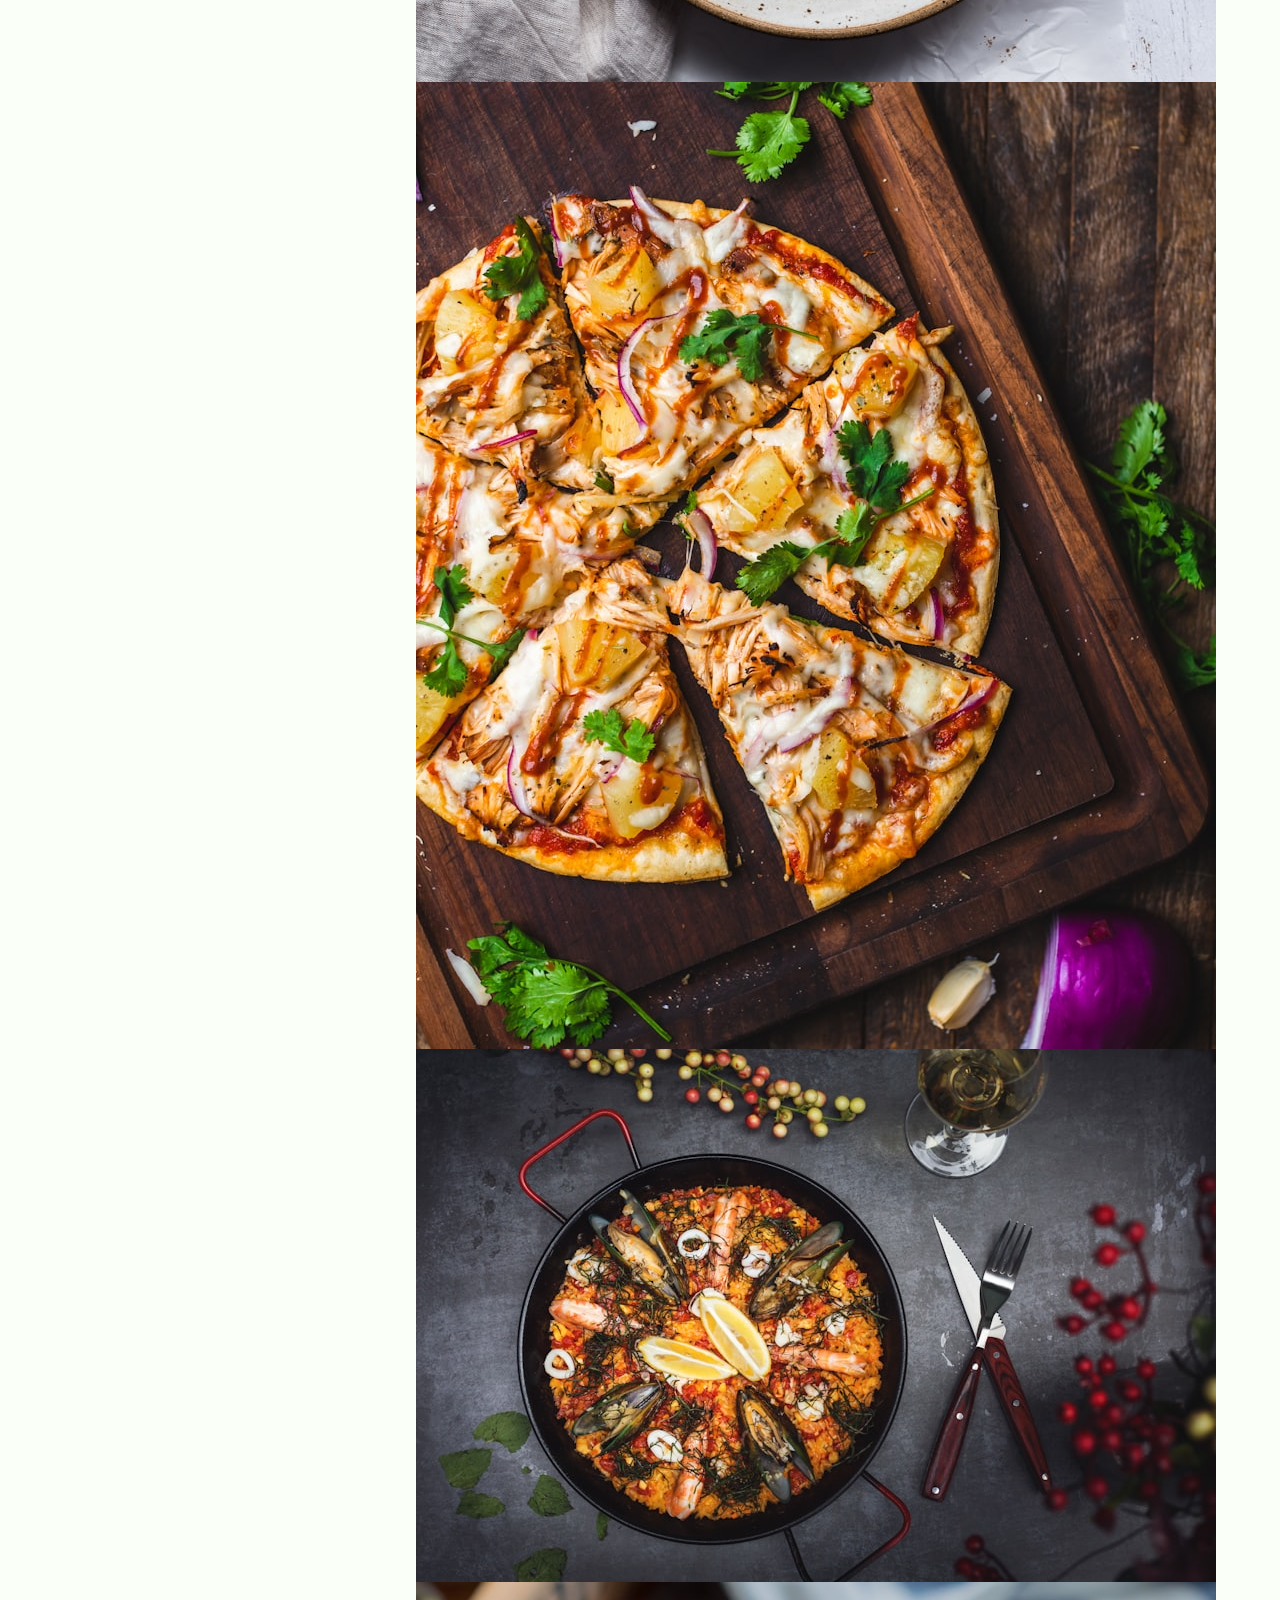
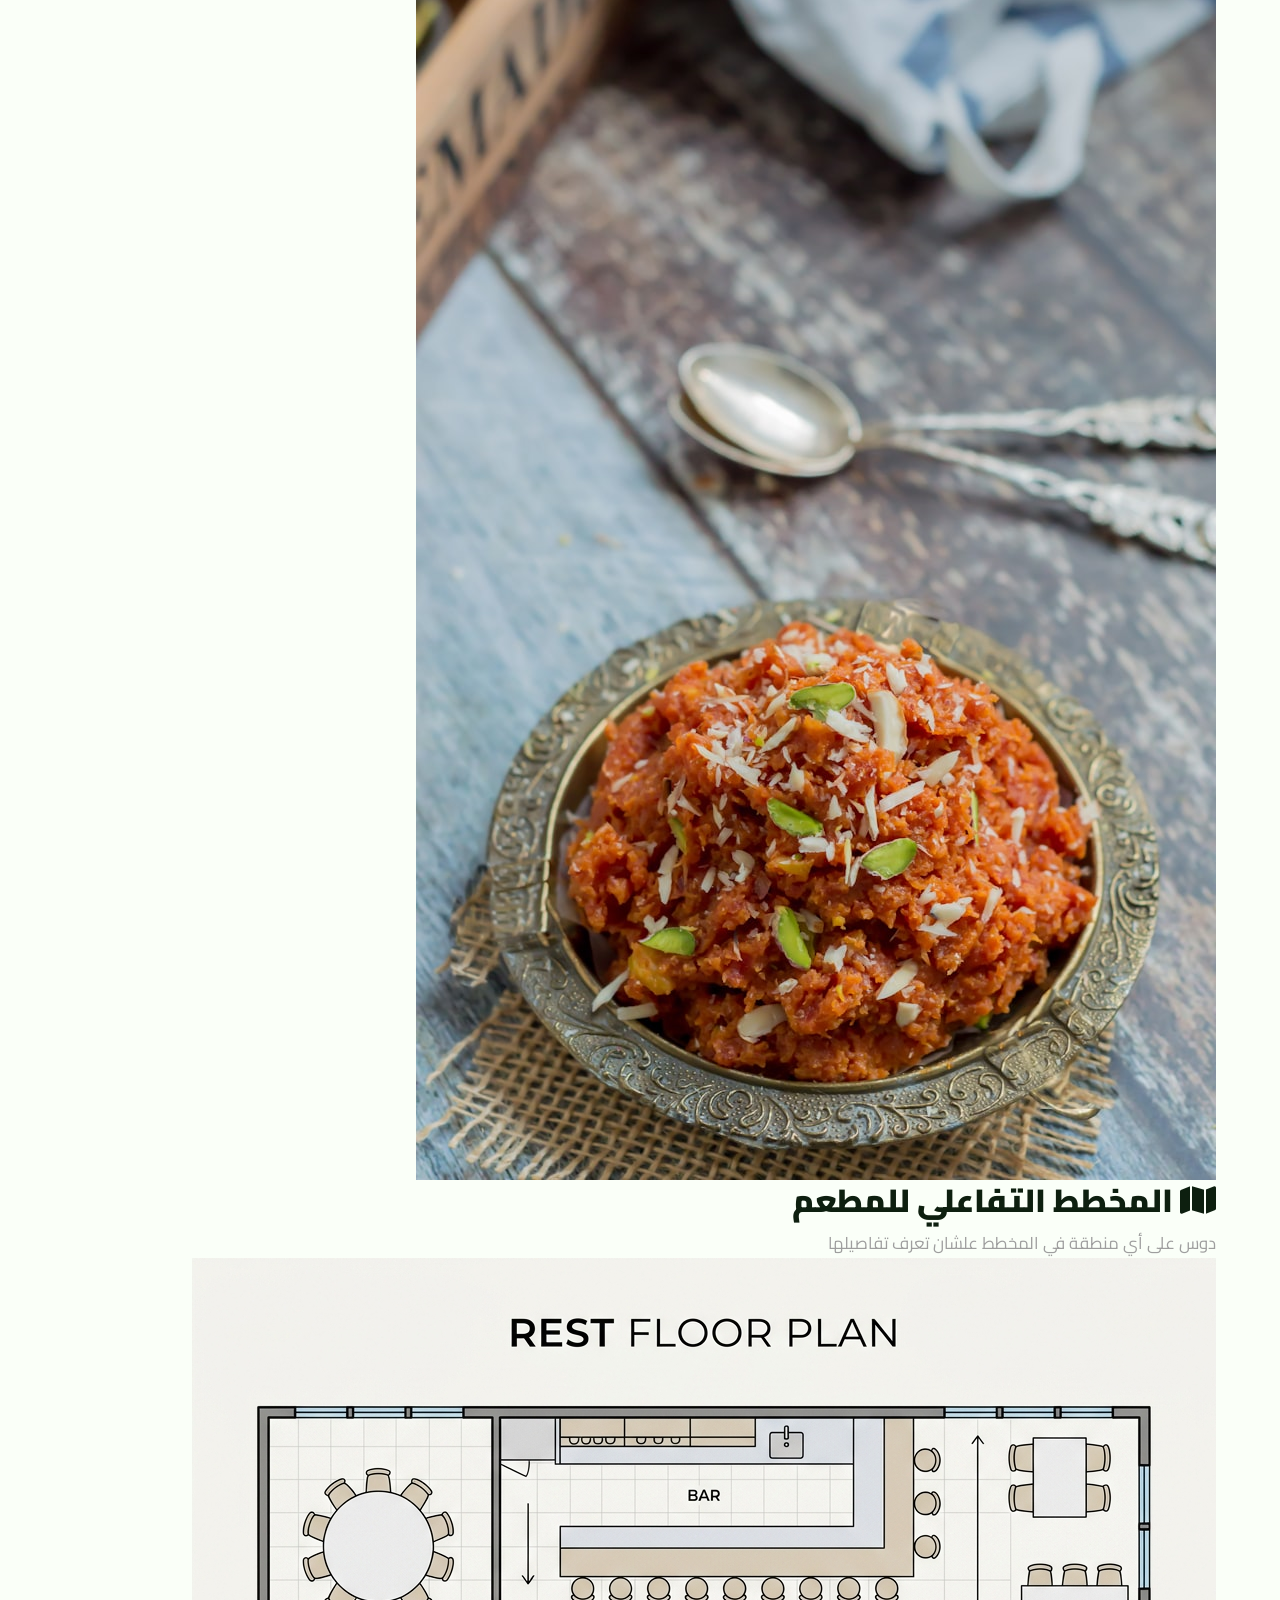
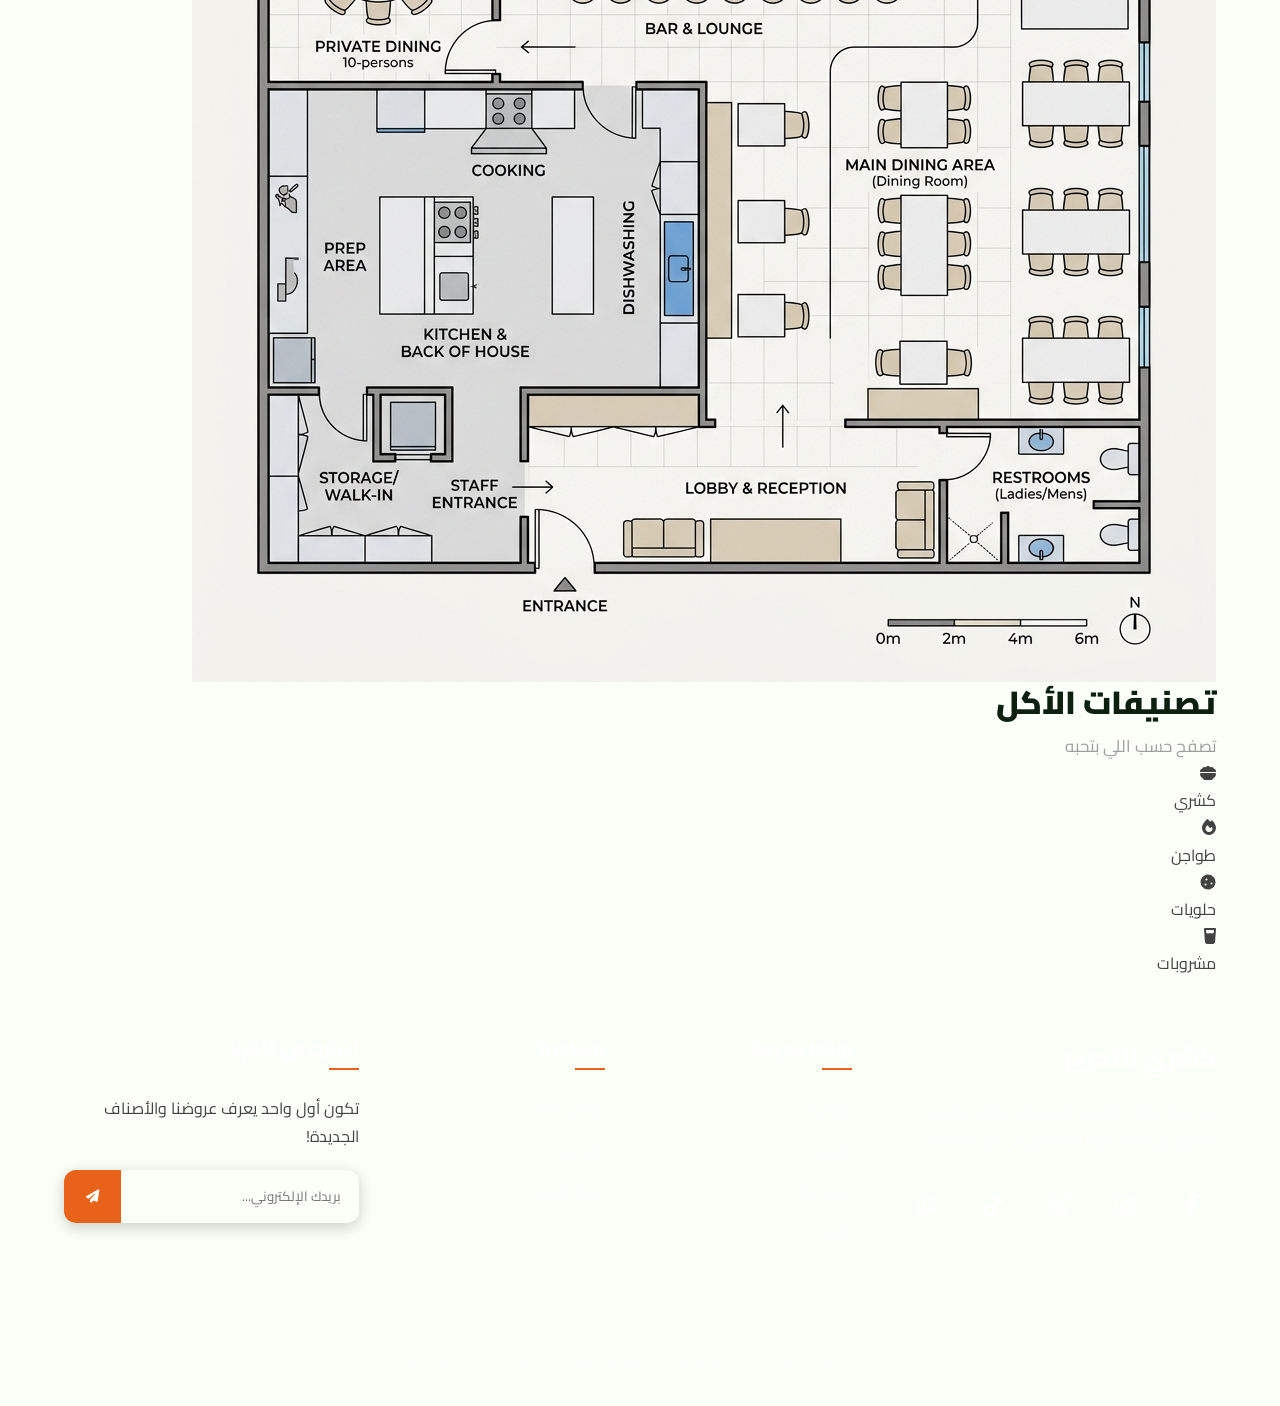
<file: gallery.html>
<!DOCTYPE html>
<html lang="ar" dir="rtl">
<head>
    <meta charset="UTF-8">
    <meta name="viewport" content="width=device-width, initial-scale=1.0">
    <title>معرض الصور | كشري التحرير</title>
    <link rel="stylesheet" href="https://cdnjs.cloudflare.com/ajax/libs/font-awesome/6.5.0/css/all.min.css">
    <link href="https://fonts.googleapis.com/css2?family=Cairo:wght@400;500;600;700;800;900&display=swap" rel="stylesheet">
    <link rel="stylesheet" href="css/style.css">

</head>
<body>
    <header class="fw-header">
  <div class="container header-inner">
    <a href="index.html" class="logo">كشري التحرير</a>
    <nav class="desktop-nav"><ul>
      <li><a id="nav-index" href="index.html">الرئيسية</a></li><li><a id="nav-menu" href="menu.html">المنيو</a></li>
      <li><a id="nav-reservation" href="reservation.html">حجز مكان</a></li><li><a id="nav-delivery" href="delivery.html">التوصيل</a></li>
      <li><a id="nav-reviews" href="reviews.html">الآراء</a></li><li><a id="nav-contact" href="contact.html">اتصل بنا</a></li>
      <li><a id="nav-team" href="team.html">فريق العمل</a></li>
    </ul></nav>
    <div class="header-actions">
      <span id="userWelcome"></span>
      <button id="themeSwitchBtn" class="btn-theme" title="تبديل الثيم"><i class="fas fa-moon"></i></button>
      <a href="login.html" class="btn-login"><i class="fas fa-user"></i> تسجيل الدخول</a>
    </div>
  </div>
</header>

    <main>
        <div class="page-hero">
            <h1><i class="fas fa-images"></i> معرض الصور</h1>
            <p>استكشف أجواء مطعمنا وأحلى أطباقنا من خلال الصور دي.</p>
        </div>

        <div class="container">

            <!-- Photo Gallery Grid -->
            <div>
                <h2 class="section-title">صور من مطبخنا وأجواء التحرير</h2>
                <p class="section-subtitle">لحظات حقيقية من جوه كشري التحرير</p>
                <div class="gallery-grid">
                    <div class="gallery-item">
                        <img src="img/hero.png" alt="داخل المطعم" onerror="this.src='https://images.unsplash.com/photo-1517248135467-4c7edcad34c4?w=600&auto=format&fit=crop'">
                    </div>
                    <div class="gallery-item">
                        <img src="img/koshary1.jpg" alt="طبق كشري">
                    </div>
                    <div class="gallery-item">
                        <img src="img/koshary2.jpg" alt="كشري التحرير">
                    </div>
                    <div class="gallery-item">
                        <img src="img/koshary3.jpg" alt="طبق عائلي">
                    </div>
                    <div class="gallery-item">
                        <img src="img/tajine.jpg" alt="طاجن">
                    </div>
                    <div class="gallery-item">
                        <img src="img/roz.jpg" alt="أرز بلبن">
                    </div>
                </div>
            </div>

            <!-- Image Map Section -->
            <div class="imagemap-wrap">
                <h2 class="section-title"><i class="fas fa-map"></i> المخطط التفاعلي للمطعم</h2>
                <p class="section-subtitle">دوس على أي منطقة في المخطط علشان تعرف تفاصيلها</p>
                <img src="img/floor_plan.png" alt="مخطط المطعم" usemap="#restaurantMap"
                     onerror="this.src='https://images.unsplash.com/photo-1571091718767-18b5b1457add?w=800&auto=format&fit=crop'">
                <map name="restaurantMap">
                    <area shape="rect" coords="0,0,350,250"   href="#" title="ركن العائلات"   onclick="showZone('ركن العائلات: مكان هادي ومناسب للخصوصية'); return false;">
                    <area shape="rect" coords="350,0,700,250" href="#" title="ركن التيك أواي" onclick="showZone('ركن التيك أواي: استلم أوردرك بسرعة وانت واقف'); return false;">
                    <area shape="rect" coords="0,250,700,500" href="#" title="المطبخ"       onclick="showZone('المطبخ: هنا سر الخلطة، كل الأكل بيتحضر طازة قدام عينك'); return false;">
                </map>
                <div id="zoneInfo"></div>
            </div>

            <!-- Category Links -->
            <div>
                <h2 class="section-title">تصنيفات الأكل</h2>
                <p class="section-subtitle">تصفح حسب اللي بتحبه</p>
                <div class="emoji-cats">
                    <div class="emoji-cat" onclick="window.location='menu.html'">
                        <div class="emoji-cat-icon"><i class="fas fa-bowl-food"></i></div>
                        <span>كشري</span>
                    </div>
                    <div class="emoji-cat" onclick="window.location='menu.html'">
                        <div class="emoji-cat-icon"><i class="fas fa-fire"></i></div>
                        <span>طواجن</span>
                    </div>
                    <div class="emoji-cat" onclick="window.location='menu.html'">
                        <div class="emoji-cat-icon"><i class="fas fa-cookie"></i></div>
                        <span>حلويات</span>
                    </div>
                    <div class="emoji-cat" onclick="window.location='menu.html'">
                        <div class="emoji-cat-icon"><i class="fas fa-glass-water"></i></div>
                        <span>مشروبات</span>
                    </div>
                </div>
            </div>

        </div>
    </main>

    <footer class="fw-footer">
  <div class="container">
    <div class="footer-grid">
      <div>
        <div class="footer-logo"><a href="index.html" class="logo">كشري التحرير</a></div>
        <p class="footer-desc">من سنة 1982، كشري التحرير بيقدم أحلى وأنضف كشري في مصر. تجربة متتنسيش في كل معلقة.</p>
        <div class="footer-social">
          <a href="https://facebook.com"  target="_blank" title="Facebook"><i class="fab fa-facebook-f"></i></a>
          <a href="https://instagram.com" target="_blank" title="Instagram"><i class="fab fa-instagram"></i></a>
          <a href="https://twitter.com"   target="_blank" title="X"><i class="fab fa-x-twitter"></i></a>
          <a href="https://tiktok.com"    target="_blank" title="TikTok"><i class="fab fa-tiktok"></i></a>
          <a href="https://wa.me/"        target="_blank" title="WhatsApp"><i class="fab fa-whatsapp"></i></a>
        </div>
      </div>
      <div class="footer-col"><h4>روابط سريعة</h4><ul>
        <li><a href="index.html">الرئيسية</a></li>
        <li><a href="menu.html">المنيو</a></li>
        <li><a href="reservation.html">احجز مكان</a></li>
        <li><a href="reviews.html">الآراء</a></li>
      </ul></div>
      <div class="footer-col"><h4>مساعدة</h4><ul>
        <li><a href="contact.html">تواصل معنا</a></li>
        <li><a href="delivery.html">التوصيل</a></li>
        <li><a href="team.html">فريق العمل</a></li>
      </ul></div>
      <div class="footer-col"><h4>اشترك في أخبارنا</h4>
        <p>تكون أول واحد يعرف عروضنا والأصناف الجديدة!</p>
        <div class="newsletter-input-row">
          <input type="email" placeholder="بريدك الإلكتروني...">
          <button><i class="fas fa-paper-plane"></i></button>
        </div>
      </div>
    </div>
  </div>
  <div class="footer-bottom">
    <p>&copy; 2026 كشري التحرير — جميع الحقوق محفوظة. اتعمل بحب في مصر من سنة 1982</p>
  </div>
</footer>

    <script src="js/main.js"></script>
    <script>
        function showZone(msg) {
            var box = document.getElementById('zoneInfo');
            box.textContent = msg;
            box.style.display = 'block';
        }
    </script>
</body>
</html>
</file>
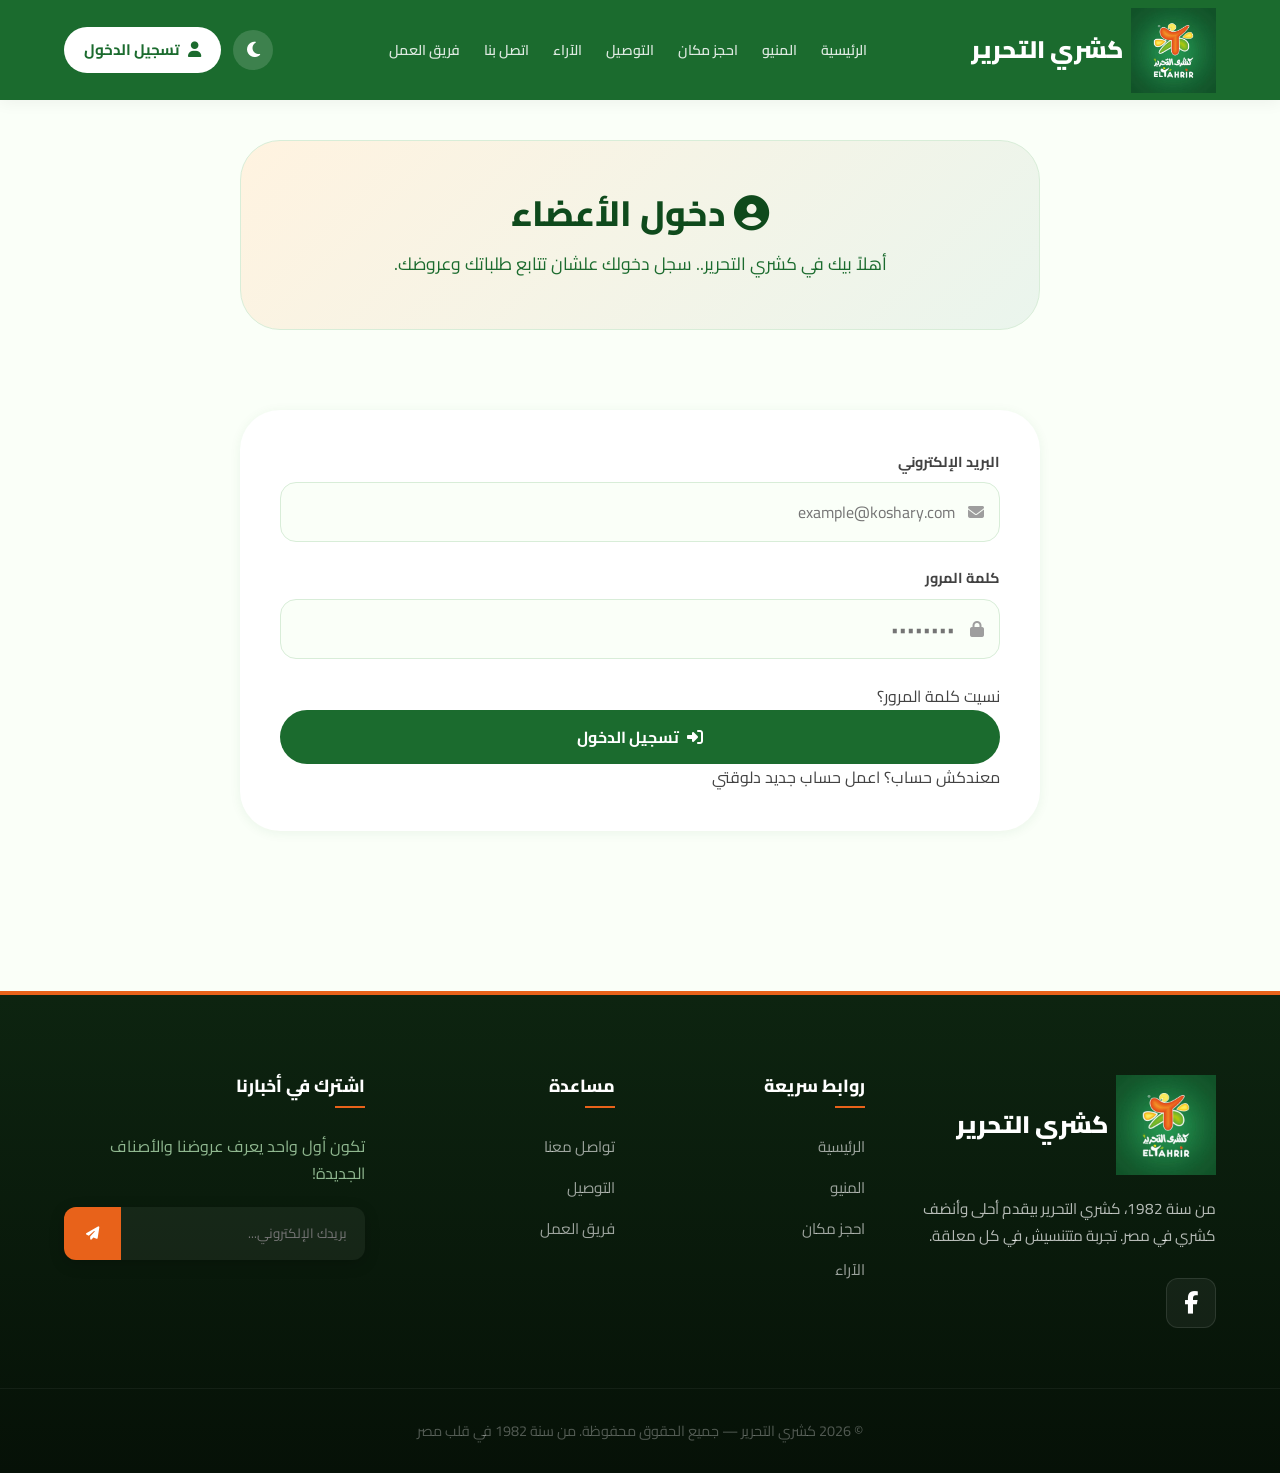
<file: login.html>
<!DOCTYPE html>
<html lang="ar" dir="rtl">
<head>
  <meta charset="UTF-8">
  <meta name="viewport" content="width=device-width, initial-scale=1.0">
  <title>تسجيل الدخول | كشري التحرير</title>
  <link rel="stylesheet" href="https://cdnjs.cloudflare.com/ajax/libs/font-awesome/6.5.0/css/all.min.css">
  <link href="https://fonts.googleapis.com/css2?family=Cairo:wght@400;500;600;700;800;900&display=swap" rel="stylesheet">
  <link rel="stylesheet" href="css/style.css">

</head>
<body>
<header class="main-header">
  <div class="container header-inner">
    <a href="index.html" class="logo"><img src="img/اللوجو.jpg" alt="كشري التحرير" style="height: 40px; vertical-align: middle;"> كشري التحرير</a>
    <nav class="desktop-nav">
      <ul>
        <li><a id="nav-index" href="index.html">الرئيسية</a></li>
        <li><a id="nav-menu" href="menu.html">المنيو</a></li>
        <li><a id="nav-reservation" href="reservation.html">احجز مكان</a></li>
        <li><a id="nav-delivery" href="delivery.html">التوصيل</a></li>
        <li><a id="nav-reviews" href="reviews.html">الآراء</a></li>
        <li><a id="nav-contact" href="contact.html">اتصل بنا</a></li>
        <li><a id="nav-team" href="team.html">فريق العمل</a></li>
      </ul>
    </nav>
    <div class="header-actions">
      <span id="userWelcome"></span>
      <button id="themeSwitchBtn" class="btn-theme" title="تبديل الثيم"><i class="fas fa-moon"></i></button>
      <a href="login.html" class="btn-login"><i class="fas fa-user"></i> تسجيل الدخول</a>
    </div>
  </div>
</header>
<main>
  <div class="container">
    <div class="support-hero">
      <h1><i class="fas fa-user-circle"></i> دخول الأعضاء</h1>
      <p>أهلاً بيك في كشري التحرير.. سجل دخولك علشان تتابع طلباتك وعروضك.</p>
    </div>
  </div>
  <div class="container form-section">
    <div class="form-card">
      <form id="loginForm" onsubmit="validateForm(event,'loginForm')">
        <div class="form-group"><label for="loginEmail">البريد الإلكتروني</label>
          <div class="input-icon-wrap"><i class="icon fas fa-envelope"></i>
            <input type="text" id="loginEmail" class="form-control" placeholder="example@koshary.com">
          </div>
          <span id="loginEmail-error" class="error-msg"></span>
        </div>
        <div class="form-group"><label for="loginPass">كلمة المرور</label>
          <div class="input-icon-wrap"><i class="icon fas fa-lock"></i>
            <input type="password" id="loginPass" class="form-control" placeholder="••••••••">
          </div>
          <span id="loginPass-error" class="error-msg"></span>
        </div>
        <div>
          <a href="#">نسيت كلمة المرور؟</a>
        </div>
        <button type="submit" class="btn btn-primary btn-block">
          <i class="fas fa-sign-in-alt"></i> تسجيل الدخول
        </button>
        <p>
          معندكش حساب؟ <a href="register.html">اعمل حساب جديد دلوقتي</a>
        </p>
      </form>
    </div>
  </div>
</main>
<footer class="main-footer">
  <div class="container">
    <div class="footer-grid">
      <div>
        <div class="footer-logo"><a href="index.html" class="logo"><img src="img/اللوجو.jpg" alt="كشري التحرير" style="height: 30px; vertical-align: middle;"> كشري التحرير</a></div>
        <p class="footer-desc">من سنة 1982، كشري التحرير بيقدم أحلى وأنضف كشري في مصر. تجربة متتنسيش في كل معلقة.</p>
        <div class="footer-social">
          <a href="https://www.facebook.com/ElTahrirEG" target="_blank" title="Facebook"><i class="fab fa-facebook-f"></i></a>
        </div>
      </div>
      <div class="footer-col"><h4>روابط سريعة</h4><ul>
        <li><a href="index.html">الرئيسية</a></li>
        <li><a href="menu.html">المنيو</a></li>
        <li><a href="reservation.html">احجز مكان</a></li>
        <li><a href="reviews.html">الآراء</a></li>
      </ul></div>
      <div class="footer-col"><h4>مساعدة</h4><ul>
        <li><a href="contact.html">تواصل معنا</a></li>
        <li><a href="delivery.html">التوصيل</a></li>
        <li><a href="team.html">فريق العمل</a></li>
      </ul></div>
      <div class="footer-col"><h4>اشترك في أخبارنا</h4>
        <p>تكون أول واحد يعرف عروضنا والأصناف الجديدة!</p>
        <div class="newsletter-input-row">
          <input type="email" placeholder="بريدك الإلكتروني...">
          <button><i class="fas fa-paper-plane"></i></button>
        </div>
      </div>
    </div>
  </div>
  <div class="footer-bottom">
    <p>&copy; 2026 كشري التحرير — جميع الحقوق محفوظة. من سنة 1982 في قلب مصر</p>
  </div>
</footer>
<script src="js/main.js"></script>
</body>
</html>
</file>
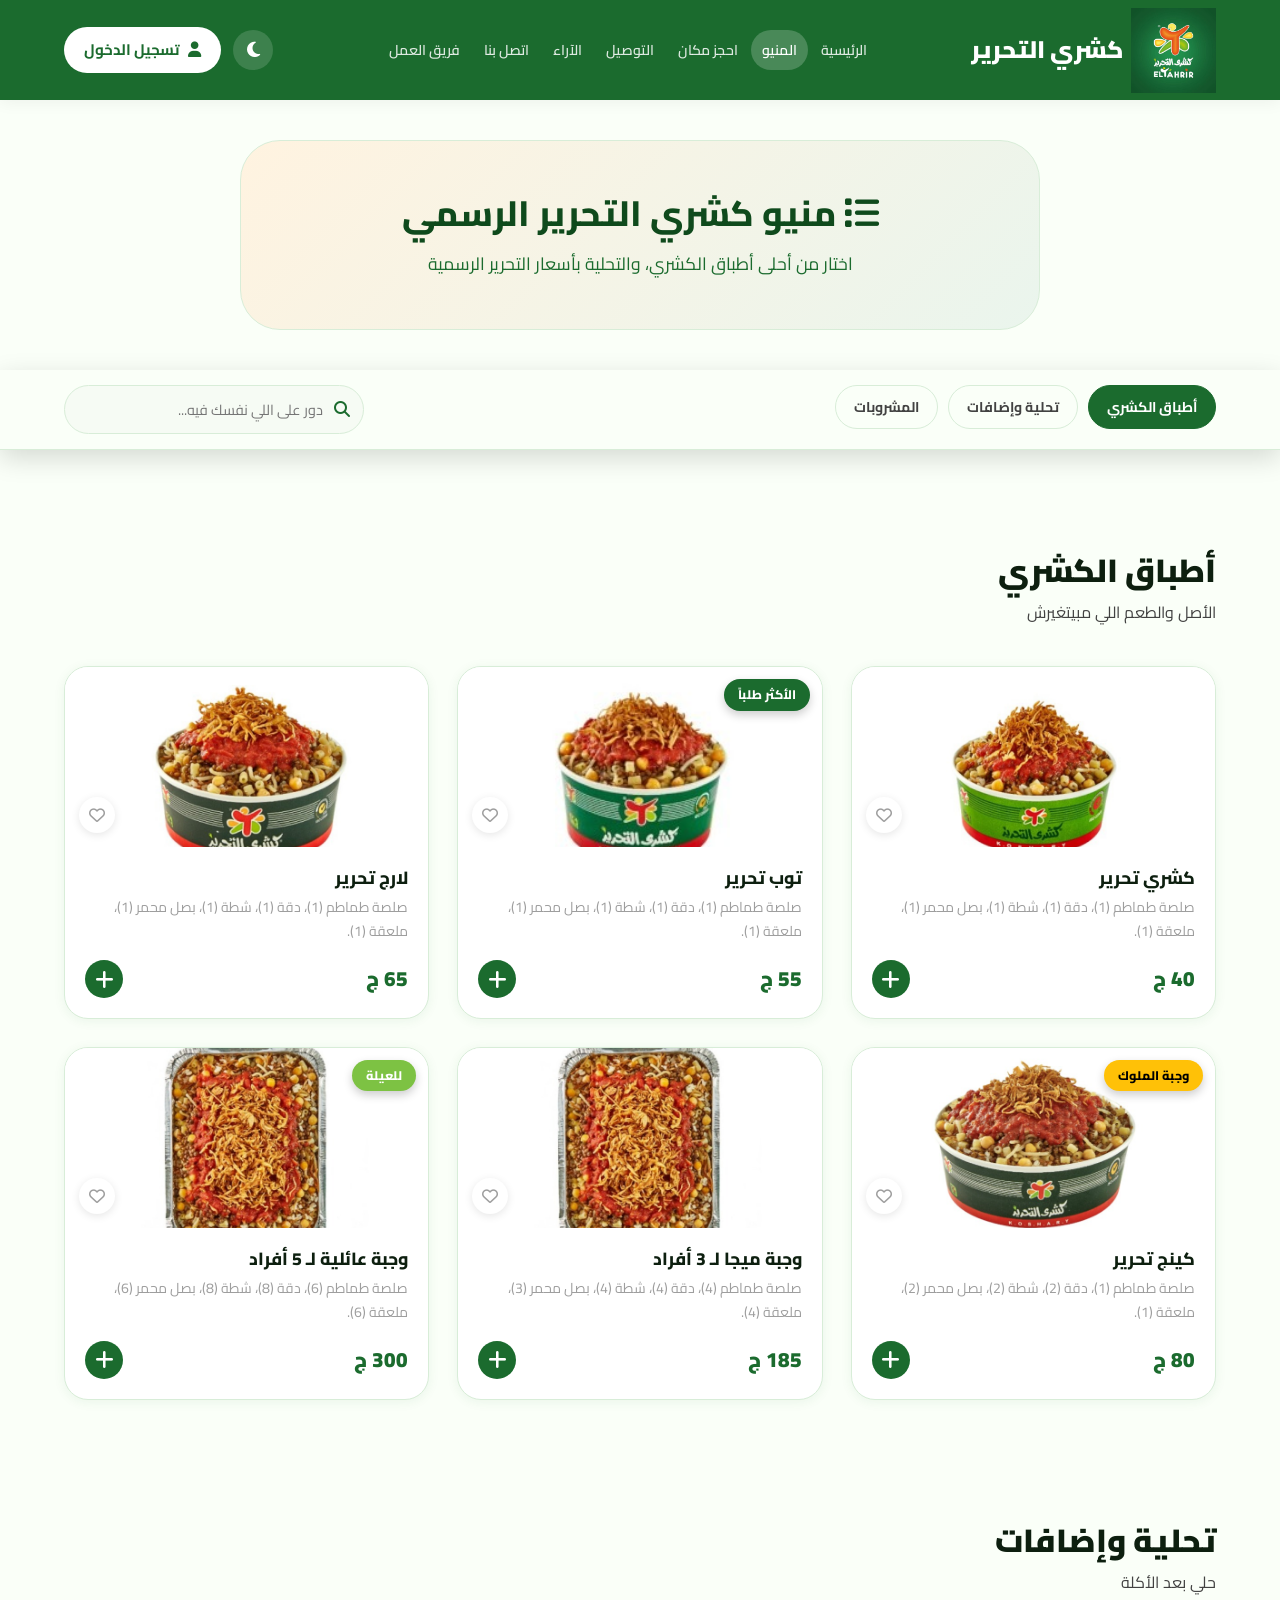
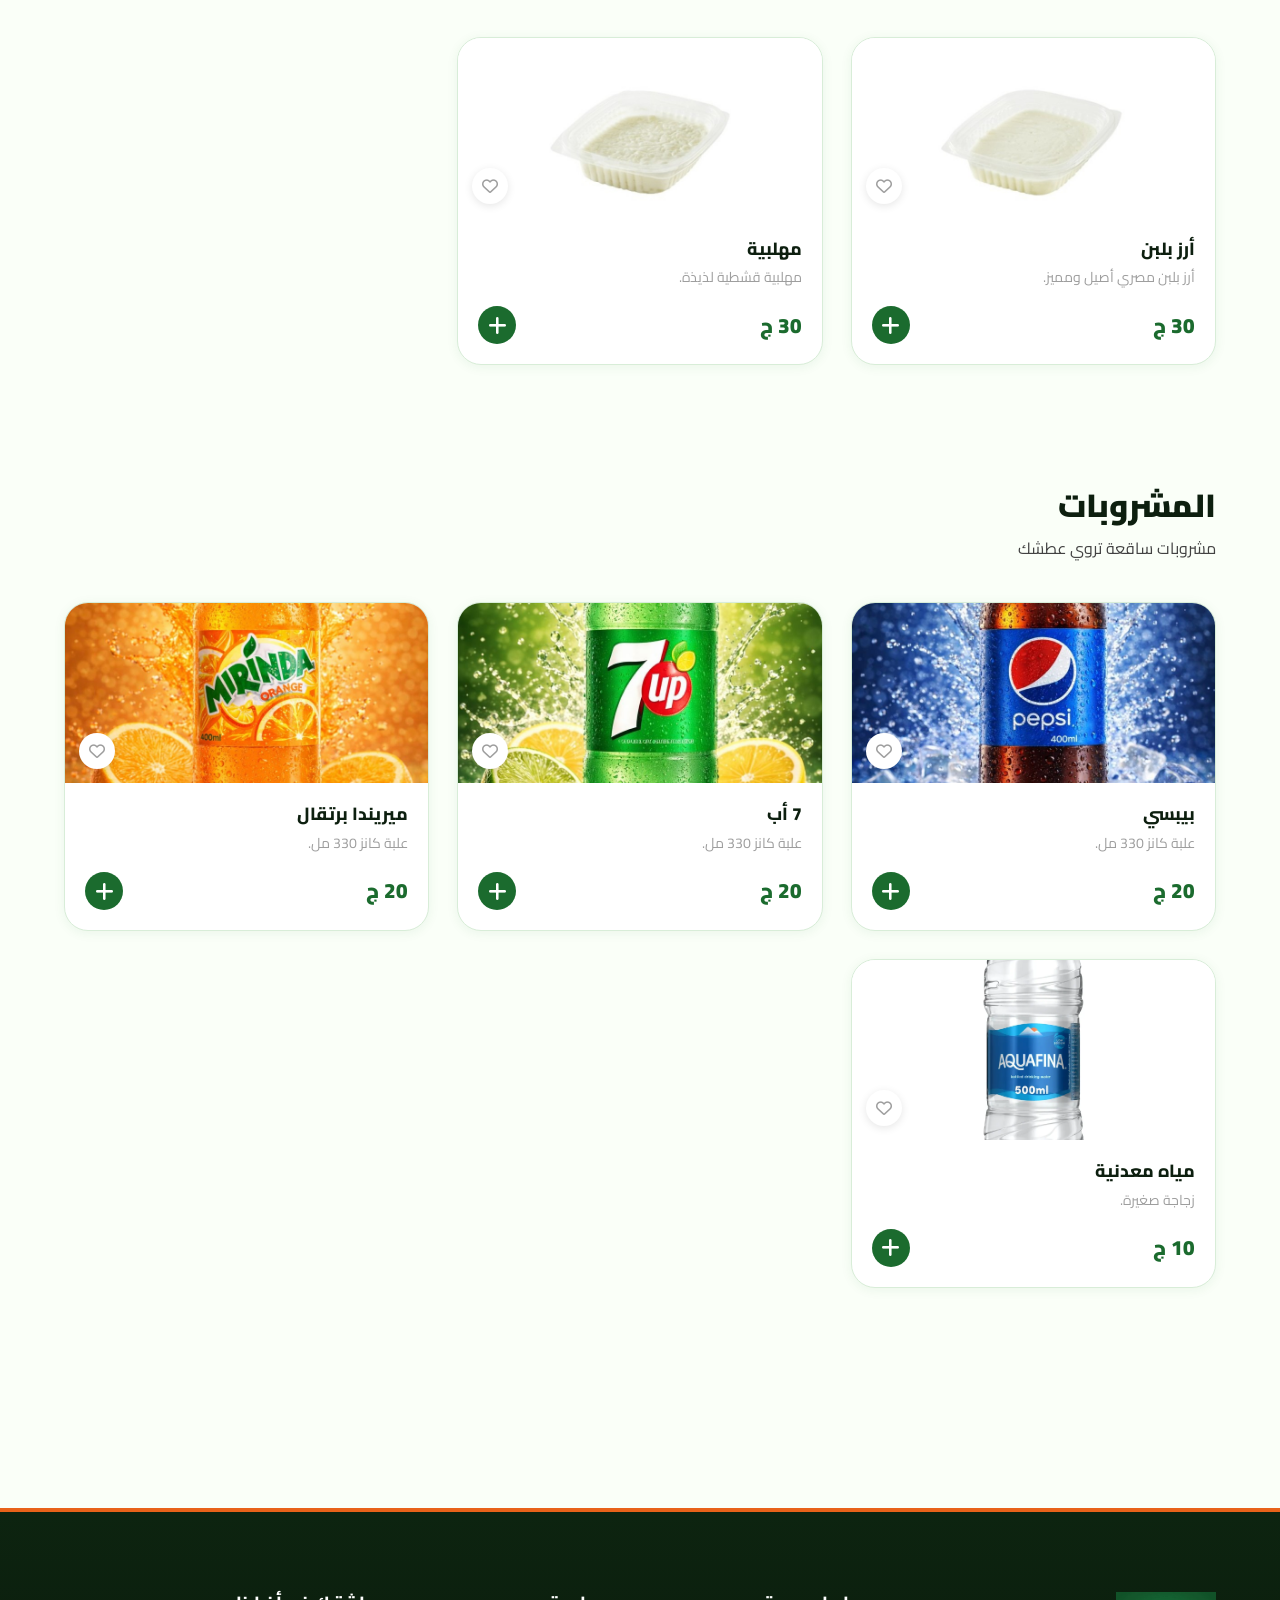
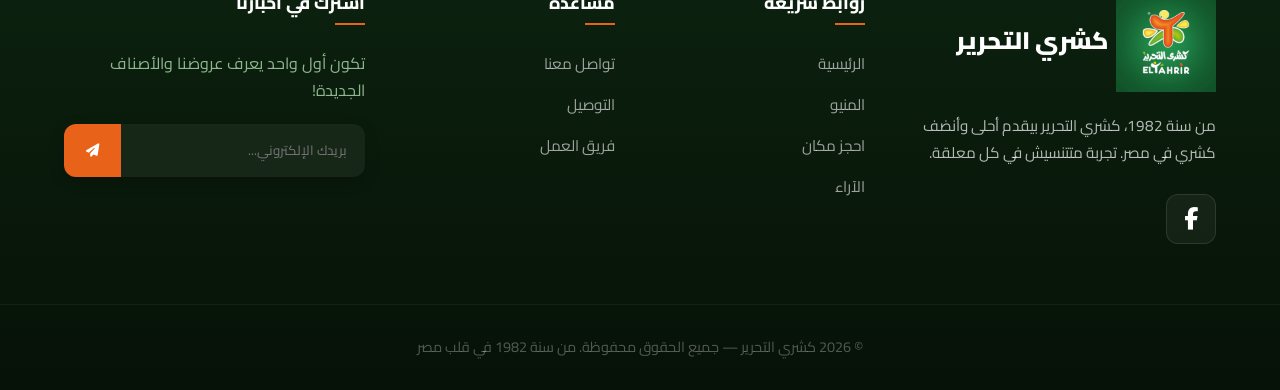
<file: menu.html>
<!DOCTYPE html>
<html lang="ar" dir="rtl">
<head>
  <meta charset="UTF-8">
  <meta name="viewport" content="width=device-width, initial-scale=1.0">
  <title>المنيو | كشري التحرير</title>
  <link rel="stylesheet" href="https://cdnjs.cloudflare.com/ajax/libs/font-awesome/6.5.0/css/all.min.css">
  <link href="https://fonts.googleapis.com/css2?family=Cairo:wght@400;500;600;700;800;900&display=swap" rel="stylesheet">
  <link rel="stylesheet" href="css/style.css">
</head>
<body>
<header class="main-header">
  <div class="container header-inner">
    <a href="index.html" class="logo"><img src="img/اللوجو.jpg" alt="كشري التحرير" style="height: 40px; vertical-align: middle;"> كشري التحرير</a>
    <nav class="desktop-nav">
      <ul>
        <li><a id="nav-index" href="index.html">الرئيسية</a></li>
        <li><a id="nav-menu" href="menu.html" class="active">المنيو</a></li>
        <li><a id="nav-reservation" href="reservation.html">احجز مكان</a></li>
        <li><a id="nav-delivery" href="delivery.html">التوصيل</a></li>
        <li><a id="nav-reviews" href="reviews.html">الآراء</a></li>
        <li><a id="nav-contact" href="contact.html">اتصل بنا</a></li>
        <li><a id="nav-team" href="team.html">فريق العمل</a></li>
      </ul>
    </nav>
    <div class="header-actions">
      <span id="userWelcome"></span>
      <button id="themeSwitchBtn" class="btn-theme" title="تبديل الثيم"><i class="fas fa-moon"></i></button>
      <a href="login.html" class="btn-login"><i class="fas fa-user"></i> تسجيل الدخول</a>
    </div>
  </div>
</header>
<main>
<div class="container">
  <div class="support-hero">
    <h1><i class="fas fa-list"></i> منيو كشري التحرير الرسمي</h1>
    <p>اختار من أحلى أطباق الكشري، والتحلية بأسعار التحرير الرسمية</p>
  </div>
</div>

<div class="menu-nav-sticky">
  <div class="container menu-nav-inner">
    <div class="category-shortcuts">
      <button class="shortcut-btn active" onclick="scrollToSection('koshary')">أطباق الكشري</button>
      <button class="shortcut-btn" onclick="scrollToSection('desserts')">تحلية وإضافات</button>
      <button class="shortcut-btn" onclick="scrollToSection('drinks')">المشروبات</button>
    </div>
    <div class="menu-search-wrap">
      <i class="fas fa-search"></i>
      <input type="text" id="menuSearch" placeholder="دور على اللي نفسك فيه..." onkeyup="filterMenu()">
    </div>
  </div>
</div>

<div class="container">
  
  <!-- Koshary Section -->
  <section class="food-section" id="koshary">
    <div class="section-header">
      <div>
        <h2 class="section-title">أطباق الكشري</h2>
        <p>الأصل والطعم اللي مبيتغيرش</p>
      </div>
    </div>
    <div class="food-grid">
      <article class="food-card">
        <div class="food-card-img-wrap"><img src="img/علبة التحرير.jpg" alt="كشري تحرير"><button class="food-card-fav"><i class="far fa-heart"></i></button></div>
        <div class="food-card-body">
          <h3 class="food-card-title">كشري تحرير</h3>
          <p class="food-card-desc">صلصة طماطم (1)، دقة (1)، شطة (1)، بصل محمر (1)، ملعقة (1).</p>
          <div class="food-card-footer"><span class="food-price">40 ج</span><button class="btn-add"><i class="fas fa-plus"></i></button></div>
        </div>
      </article>
      <article class="food-card">
        <div class="food-card-img-wrap"><img src="img/علبة توب.jpg" alt="توب تحرير"><span class="food-card-badge">الأكثر طلباً</span><button class="food-card-fav"><i class="far fa-heart"></i></button></div>
        <div class="food-card-body">
          <h3 class="food-card-title">توب تحرير</h3>
          <p class="food-card-desc">صلصة طماطم (1)، دقة (1)، شطة (1)، بصل محمر (1)، ملعقة (1).</p>
          <div class="food-card-footer"><span class="food-price">55 ج</span><button class="btn-add"><i class="fas fa-plus"></i></button></div>
        </div>
      </article>
      <article class="food-card">
        <div class="food-card-img-wrap"><img src="img/علبة لارج.jpg" alt="لارج تحرير"><button class="food-card-fav"><i class="far fa-heart"></i></button></div>
        <div class="food-card-body">
          <h3 class="food-card-title">لارج تحرير</h3>
          <p class="food-card-desc">صلصة طماطم (1)، دقة (1)، شطة (1)، بصل محمر (1)، ملعقة (1).</p>
          <div class="food-card-footer"><span class="food-price">65 ج</span><button class="btn-add"><i class="fas fa-plus"></i></button></div>
        </div>
      </article>
      <article class="food-card">
        <div class="food-card-img-wrap"><img src="img/علبة كينج .jpg" alt="كينج تحرير"><span class="food-card-badge badge-gold">وجبة الملوك</span><button class="food-card-fav"><i class="far fa-heart"></i></button></div>
        <div class="food-card-body">
          <h3 class="food-card-title">كينج تحرير</h3>
          <p class="food-card-desc">صلصة طماطم (1)، دقة (2)، شطة (2)، بصل محمر (2)، ملعقة (1).</p>
          <div class="food-card-footer"><span class="food-price">80 ج</span><button class="btn-add"><i class="fas fa-plus"></i></button></div>
        </div>
      </article>
      <article class="food-card">
        <div class="food-card-img-wrap"><img src="img/ميجا فويل.jpg" alt="وجبة ميجا لـ 3 أفراد"><button class="food-card-fav"><i class="far fa-heart"></i></button></div>
        <div class="food-card-body">
          <h3 class="food-card-title">وجبة ميجا لـ 3 أفراد</h3>
          <p class="food-card-desc">صلصة طماطم (4)، دقة (4)، شطة (4)، بصل محمر (3)، ملعقة (4).</p>
          <div class="food-card-footer"><span class="food-price">185 ج</span><button class="btn-add"><i class="fas fa-plus"></i></button></div>
        </div>
      </article>
      <article class="food-card">
        <div class="food-card-img-wrap"><img src="img/ميجا فويل.jpg" alt="وجبة عائلية لـ 5 أفراد"><span class="food-card-badge badge-green">للعيلة</span><button class="food-card-fav"><i class="far fa-heart"></i></button></div>
        <div class="food-card-body">
          <h3 class="food-card-title">وجبة عائلية لـ 5 أفراد</h3>
          <p class="food-card-desc">صلصة طماطم (6)، دقة (8)، شطة (8)، بصل محمر (6)، ملعقة (6).</p>
          <div class="food-card-footer"><span class="food-price">300 ج</span><button class="btn-add"><i class="fas fa-plus"></i></button></div>
        </div>
      </article>
    </div>
  </section>

  <!-- Desserts & Addons -->
  <section class="food-section" id="desserts">
    <div class="section-header">
      <div>
        <h2 class="section-title">تحلية وإضافات</h2>
        <p>حلي بعد الأكلة</p>
      </div>
    </div>
    <div class="food-grid">
      <article class="food-card">
        <div class="food-card-img-wrap"><img src="img/أرز بلبن .jpg" alt="أرز بلبن"><button class="food-card-fav"><i class="far fa-heart"></i></button></div>
        <div class="food-card-body">
          <h3 class="food-card-title">أرز بلبن</h3>
          <p class="food-card-desc">أرز بلبن مصري أصيل ومميز.</p>
          <div class="food-card-footer"><span class="food-price">30 ج</span><button class="btn-add"><i class="fas fa-plus"></i></button></div>
        </div>
      </article>
      <article class="food-card">
        <div class="food-card-img-wrap"><img src="img/مهلبية.jpg" alt="مهلبية"><button class="food-card-fav"><i class="far fa-heart"></i></button></div>
        <div class="food-card-body">
          <h3 class="food-card-title">مهلبية</h3>
          <p class="food-card-desc">مهلبية قشطية لذيذة.</p>
          <div class="food-card-footer"><span class="food-price">30 ج</span><button class="btn-add"><i class="fas fa-plus"></i></button></div>
        </div>
      </article>
    </div>
  </section>

  <!-- Drinks Section -->
  <section class="food-section" id="drinks">
    <div class="section-header">
      <div>
        <h2 class="section-title">المشروبات</h2>
        <p>مشروبات ساقعة تروي عطشك</p>
      </div>
    </div>
    <div class="food-grid">
      <article class="food-card">
        <div class="food-card-img-wrap"><img src="img/بيبسي.jpg" onerror="this.src='img/أرز بلبن .jpg'" alt="بيبسي"><button class="food-card-fav"><i class="far fa-heart"></i></button></div>
        <div class="food-card-body">
          <h3 class="food-card-title">بيبسي</h3>
          <p class="food-card-desc">علبة كانز 330 مل.</p>
          <div class="food-card-footer"><span class="food-price">20 ج</span><button class="btn-add"><i class="fas fa-plus"></i></button></div>
        </div>
      </article>
      <article class="food-card">
        <div class="food-card-img-wrap"><img src="img/7 أب.jpg" onerror="this.src='img/أرز بلبن .jpg'" alt="7 أب"><button class="food-card-fav"><i class="far fa-heart"></i></button></div>
        <div class="food-card-body">
          <h3 class="food-card-title">7 أب</h3>
          <p class="food-card-desc">علبة كانز 330 مل.</p>
          <div class="food-card-footer"><span class="food-price">20 ج</span><button class="btn-add"><i class="fas fa-plus"></i></button></div>
        </div>
      </article>
      <article class="food-card">
        <div class="food-card-img-wrap"><img src="img/ماريندا برتقال.jpg" onerror="this.src='img/أرز بلبن .jpg'" alt="ميريندا برتقال"><button class="food-card-fav"><i class="far fa-heart"></i></button></div>
        <div class="food-card-body">
          <h3 class="food-card-title">ميريندا برتقال</h3>
          <p class="food-card-desc">علبة كانز 330 مل.</p>
          <div class="food-card-footer"><span class="food-price">20 ج</span><button class="btn-add"><i class="fas fa-plus"></i></button></div>
        </div>
      </article>
      <article class="food-card">
        <div class="food-card-img-wrap"><img src="img/مياه معدنية.jpg" alt="مياه معدنية"><button class="food-card-fav"><i class="far fa-heart"></i></button></div>
        <div class="food-card-body">
          <h3 class="food-card-title">مياه معدنية</h3>
          <p class="food-card-desc">زجاجة صغيرة.</p>
          <div class="food-card-footer"><span class="food-price">10 ج</span><button class="btn-add"><i class="fas fa-plus"></i></button></div>
        </div>
      </article>
    </div>
  </section>

</div>
</main>
<footer class="main-footer">
  <div class="container">
    <div class="footer-grid">
      <div>
        <div class="footer-logo"><a href="index.html" class="logo"><img src="img/اللوجو.jpg" alt="كشري التحرير" style="height: 30px; vertical-align: middle;"> كشري التحرير</a></div>
        <p class="footer-desc">من سنة 1982، كشري التحرير بيقدم أحلى وأنضف كشري في مصر. تجربة متتنسيش في كل معلقة.</p>
        <div class="footer-social">
          <a href="https://www.facebook.com/ElTahrirEG" target="_blank" title="Facebook"><i class="fab fa-facebook-f"></i></a>
        </div>
      </div>
      <div class="footer-col"><h4>روابط سريعة</h4><ul>
        <li><a href="index.html">الرئيسية</a></li>
        <li><a href="menu.html" class="active">المنيو</a></li>
        <li><a href="reservation.html">احجز مكان</a></li>
        <li><a href="reviews.html">الآراء</a></li>
      </ul></div>
      <div class="footer-col"><h4>مساعدة</h4><ul>
        <li><a href="contact.html">تواصل معنا</a></li>
        <li><a href="delivery.html">التوصيل</a></li>
        <li><a href="team.html">فريق العمل</a></li>
      </ul></div>
      <div class="footer-col"><h4>اشترك في أخبارنا</h4>
        <p>تكون أول واحد يعرف عروضنا والأصناف الجديدة!</p>
        <div class="newsletter-input-row">
          <input type="email" placeholder="بريدك الإلكتروني...">
          <button><i class="fas fa-paper-plane"></i></button>
        </div>
      </div>
    </div>
  </div>
  <div class="footer-bottom">
    <p>&copy; 2026 كشري التحرير — جميع الحقوق محفوظة. من سنة 1982 في قلب مصر</p>
  </div>
</footer>
<script src="js/main.js"></script>
<script>
  function scrollToSection(id) {
    var el = document.getElementById(id);
    if (el) {
      var position = el.offsetTop - 120;
      window.scrollTo({ top: position, behavior: 'smooth' });
    }
  }
</script>
</body></html>
</file>
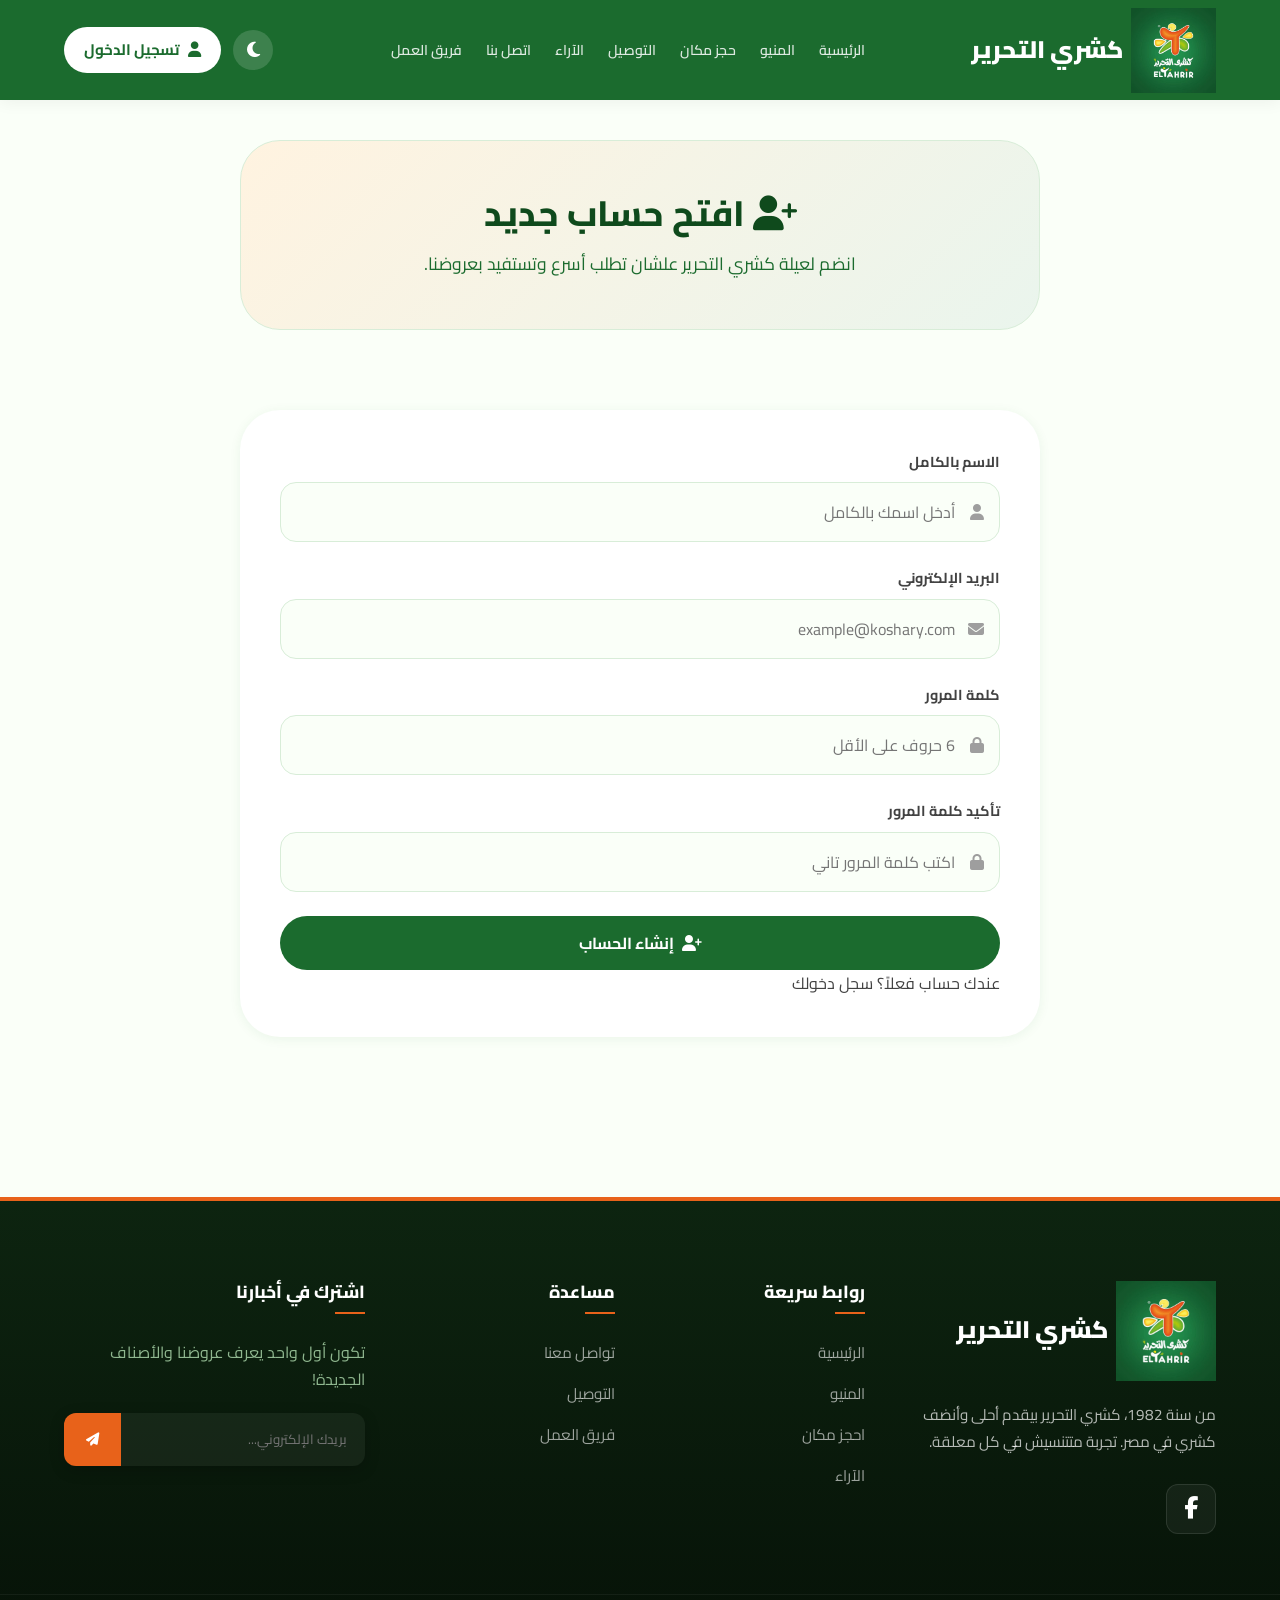
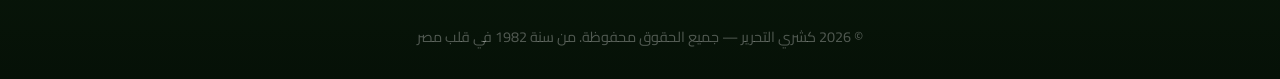
<file: register.html>
<!DOCTYPE html>
<html lang="ar" dir="rtl">
<head>
  <meta charset="UTF-8">
  <meta name="viewport" content="width=device-width, initial-scale=1.0">
  <title>حساب جديد | كشري التحرير</title>
  <link rel="stylesheet" href="https://cdnjs.cloudflare.com/ajax/libs/font-awesome/6.5.0/css/all.min.css">
  <link href="https://fonts.googleapis.com/css2?family=Cairo:wght@400;500;600;700;800;900&display=swap" rel="stylesheet">
  <link rel="stylesheet" href="css/style.css">

</head>
<body>
<header class="main-header">
  <div class="container header-inner">
    <a href="index.html" class="logo"><img src="img/اللوجو.jpg" alt="كشري التحرير" style="height: 40px; vertical-align: middle;"> كشري التحرير</a>
    <nav class="desktop-nav">
      <ul>
      <li><a id="nav-index" href="index.html">الرئيسية</a></li>
        <li><a id="nav-menu" href="menu.html">المنيو</a></li>
      <li><a id="nav-reservation" href="reservation.html">حجز مكان</a></li>
        <li><a id="nav-delivery" href="delivery.html">التوصيل</a></li>
      <li><a id="nav-reviews" href="reviews.html">الآراء</a></li>
        <li><a id="nav-contact" href="contact.html">اتصل بنا</a></li>
      <li><a id="nav-team" href="team.html">فريق العمل</a></li>
    </ul>
    </nav>
    <div class="header-actions">
      <span id="userWelcome"></span>
      <button id="themeSwitchBtn" class="btn-theme" title="تبديل الثيم"><i class="fas fa-moon"></i></button>
      <a href="login.html" class="btn-login"><i class="fas fa-user"></i> تسجيل الدخول</a>
    </div>
  </div>
</header>
<main>
  <div class="container">
    <div class="support-hero">
      <h1><i class="fas fa-user-plus"></i> افتح حساب جديد</h1>
      <p>انضم لعيلة كشري التحرير علشان تطلب أسرع وتستفيد بعروضنا.</p>
    </div>
  </div>
  <div class="container form-section">
    <div class="form-card">
      <form id="registerForm" onsubmit="validateForm(event,'registerForm')">
        
        <div class="form-group"><label for="regName">الاسم بالكامل</label>
          <div class="input-icon-wrap"><i class="icon fas fa-user"></i>
            <input type="text" id="regName" class="form-control" placeholder="أدخل اسمك بالكامل">
          </div>
          <span id="regName-error" class="error-msg"></span>
        </div>

        <div class="form-group"><label for="regEmail">البريد الإلكتروني</label>
          <div class="input-icon-wrap"><i class="icon fas fa-envelope"></i>
            <input type="text" id="regEmail" class="form-control" placeholder="example@koshary.com">
          </div>
          <span id="regEmail-error" class="error-msg"></span>
        </div>

        <div class="form-group"><label for="regPass">كلمة المرور</label>
          <div class="input-icon-wrap"><i class="icon fas fa-lock"></i>
            <input type="password" id="regPass" class="form-control" placeholder="6 حروف على الأقل">
          </div>
          <span id="regPass-error" class="error-msg"></span>
        </div>

        <div class="form-group"><label for="regPassConfirm">تأكيد كلمة المرور</label>
          <div class="input-icon-wrap"><i class="icon fas fa-lock"></i>
            <input type="password" id="regPassConfirm" class="form-control" placeholder="اكتب كلمة المرور تاني">
          </div>
          <span id="regPassConfirm-error" class="error-msg"></span>
        </div>

        <button type="submit" class="btn btn-primary btn-block">
          <i class="fas fa-user-plus"></i> إنشاء الحساب
        </button>
        <p>
          عندك حساب فعلاً؟ <a href="login.html">سجل دخولك</a>
        </p>
      </form>
    </div>
  </div>
</main>
<footer class="main-footer">
  <div class="container">
    <div class="footer-grid">
      <div>
        <div class="footer-logo"><a href="index.html" class="logo"><img src="img/اللوجو.jpg" alt="كشري التحرير" style="height: 30px; vertical-align: middle;"> كشري التحرير</a></div>
        <p class="footer-desc">من سنة 1982، كشري التحرير بيقدم أحلى وأنضف كشري في مصر. تجربة متتنسيش في كل معلقة.</p>
        <div class="footer-social">
          <a href="https://www.facebook.com/ElTahrirEG" target="_blank" title="Facebook"><i class="fab fa-facebook-f"></i></a>
        </div>
      </div>
      <div class="footer-col"><h4>روابط سريعة</h4><ul>
        <li><a href="index.html">الرئيسية</a></li>
        <li><a href="menu.html">المنيو</a></li>
        <li><a href="reservation.html">احجز مكان</a></li>
        <li><a href="reviews.html">الآراء</a></li>
      </ul></div>
      <div class="footer-col"><h4>مساعدة</h4><ul>
        <li><a href="contact.html">تواصل معنا</a></li>
        <li><a href="delivery.html">التوصيل</a></li>
        <li><a href="team.html">فريق العمل</a></li>
      </ul></div>
      <div class="footer-col"><h4>اشترك في أخبارنا</h4>
        <p>تكون أول واحد يعرف عروضنا والأصناف الجديدة!</p>
        <div class="newsletter-input-row">
          <input type="email" placeholder="بريدك الإلكتروني...">
          <button><i class="fas fa-paper-plane"></i></button>
        </div>
      </div>
    </div>
  </div>
  <div class="footer-bottom">
    <p>&copy; 2026 كشري التحرير — جميع الحقوق محفوظة. من سنة 1982 في قلب مصر</p>
  </div>
</footer>
<script src="js/main.js"></script>
</body>
</html>
</file>
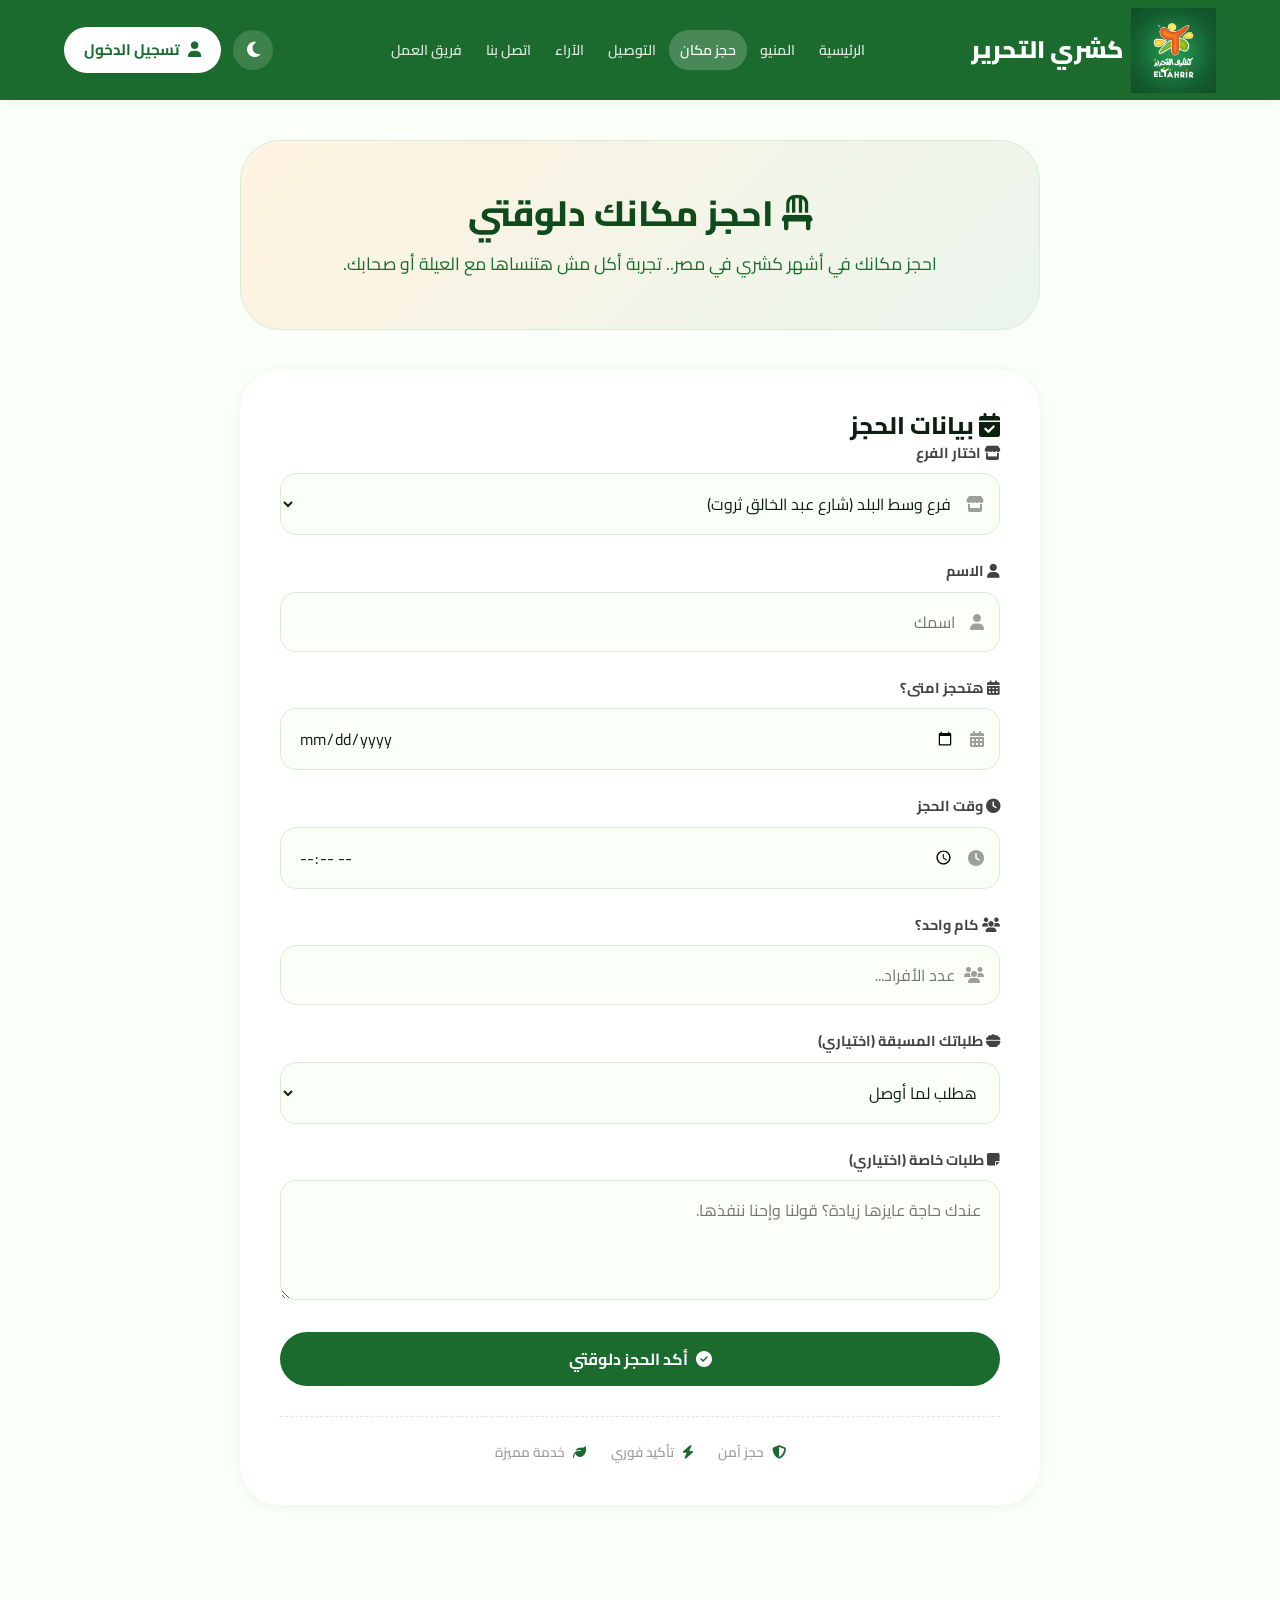
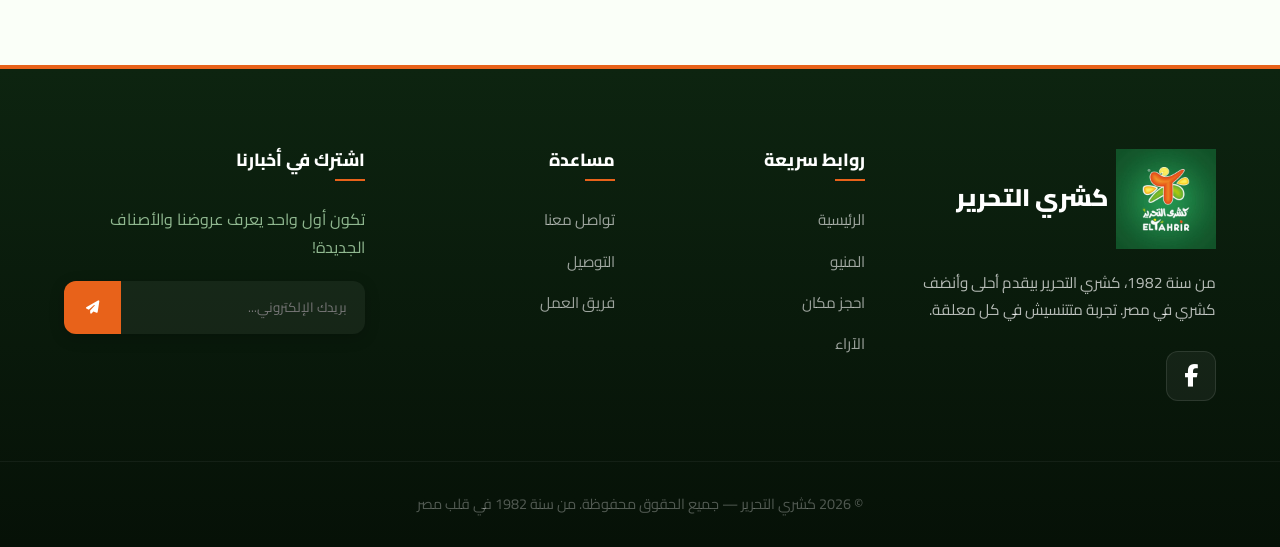
<file: reservation.html>
<!DOCTYPE html>
<html lang="ar" dir="rtl">
<head>
  <meta charset="UTF-8">
  <meta name="viewport" content="width=device-width, initial-scale=1.0">
  <title>حجز مكان | كشري التحرير</title>
  <link rel="stylesheet" href="https://cdnjs.cloudflare.com/ajax/libs/font-awesome/6.5.0/css/all.min.css">
  <link href="https://fonts.googleapis.com/css2?family=Cairo:wght@400;500;600;700;800;900&display=swap" rel="stylesheet">
  <link rel="stylesheet" href="css/style.css">

</head>
<body>
<header class="main-header">
  <div class="container header-inner">
    <a href="index.html" class="logo"><img src="img/اللوجو.jpg" alt="كشري التحرير" style="height: 40px; vertical-align: middle;"> كشري التحرير</a>
    <nav class="desktop-nav">
      <ul>
        <li><a id="nav-index" href="index.html">الرئيسية</a></li>
        <li><a id="nav-menu" href="menu.html">المنيو</a></li>
        <li><a id="nav-reservation" href="reservation.html" class="active">حجز مكان</a></li>
        <li><a id="nav-delivery" href="delivery.html">التوصيل</a></li>
        <li><a id="nav-reviews" href="reviews.html">الآراء</a></li>
        <li><a id="nav-contact" href="contact.html">اتصل بنا</a></li>
        <li><a id="nav-team" href="team.html">فريق العمل</a></li>
      </ul>
    </nav>
    <div class="header-actions">
      <span id="userWelcome"></span>
      <button id="themeSwitchBtn" class="btn-theme" title="تبديل الثيم"><i class="fas fa-moon"></i></button>
      <a href="login.html" class="btn-login"><i class="fas fa-user"></i> تسجيل الدخول</a>
    </div>
  </div>
</header>
<main>
  <div class="container">
    
    <div class="support-hero">
      <h1><i class="fas fa-chair"></i> احجز مكانك دلوقتي</h1>
      <p>احجز مكانك في أشهر كشري في مصر.. تجربة أكل مش هتنساها مع العيلة أو صحابك.</p>
    </div>

    <div class="form-card">
      <h2><i class="fas fa-calendar-check"></i> بيانات الحجز</h2>

      <form id="reservationForm" onsubmit="validateForm(event,'reservationForm')">
        <div class="form-group">
          <label for="resBranch"><i class="fas fa-store"></i> اختار الفرع</label>
          <div class="input-icon-wrap"><i class="icon fas fa-store"></i>
            <select id="resBranch" class="form-control">
              <option value="downtown">فرع وسط البلد (شارع عبد الخالق ثروت)</option>
              <option value="mohandessin">فرع المهندسين (شارع الدكتور المحروق)</option>
              <option value="nasr">فرع مدينة نصر (شارع عباس العقاد)</option>
              <option value="dokki">فرع الدقي (شارع التحرير)</option>
              <option value="6oct">فرع 6 أكتوبر (ميدان الحصري)</option>
              <option value="maadi">فرع المعادي (شارع النصر)</option>
              <option value="alex">فرع الإسكندرية (ميامي)</option>
            </select>
          </div>
        </div>
        <div class="form-group">
          <label for="resName"><i class="fas fa-user"></i> الاسم</label>
          <div class="input-icon-wrap"><i class="icon fas fa-user"></i>
            <input type="text" id="resName" class="form-control" placeholder="اسمك">
          </div>
          <span id="resName-error" class="error-msg"></span>
        </div>
        <div class="form-group">
          <label for="resDate"><i class="fas fa-calendar-alt"></i> هتحجز امتى؟</label>
          <div class="input-icon-wrap"><i class="icon fas fa-calendar-alt"></i>
            <input type="date" id="resDate" class="form-control">
          </div>
          <span id="resDate-error" class="error-msg"></span>
        </div>
        <div class="form-group">
          <label for="resTime"><i class="fas fa-clock"></i> وقت الحجز</label>
          <div class="input-icon-wrap"><i class="icon fas fa-clock"></i>
            <input type="time" id="resTime" class="form-control">
          </div>
        </div>
        <div class="form-group">
          <label for="resPeople"><i class="fas fa-users"></i> كام واحد؟</label>
          <div class="input-icon-wrap"><i class="icon fas fa-users"></i>
            <input type="number" id="resPeople" class="form-control" placeholder="عدد الأفراد..." min="1" max="20">
          </div>
          <span id="resPeople-error" class="error-msg"></span>
        </div>
        <div class="form-group">
          <label><i class="fas fa-bowl-food"></i> طلباتك المسبقة (اختياري)</label>
          <select class="form-control">
            <option value="">هطلب لما أوصل</option>
            <optgroup label="أطباق الكشري">
              <option>كشري تحرير (40 ج)</option>
              <option>توب تحرير (55 ج)</option>
              <option>لارج تحرير (65 ج)</option>
              <option>كينج تحرير (80 ج)</option>
              <option>وجبة ميجا لـ 3 أفراد (185 ج)</option>
              <option>وجبة عائلية لـ 5 أفراد (300 ج)</option>
            </optgroup>
            <optgroup label="تحلية وإضافات">
              <option>أرز بلبن (30 ج)</option>
              <option>مهلبية (30 ج)</option>
            </optgroup>
            <optgroup label="مشروبات">
              <option>بيبسي (20 ج)</option>
              <option>7 أب (20 ج)</option>
              <option>ميريندا برتقال (20 ج)</option>
              <option>مياه معدنية (10 ج)</option>
            </optgroup>
          </select>
        </div>
        <div class="form-group">
          <label><i class="fas fa-sticky-note"></i> طلبات خاصة (اختياري)</label>
          <textarea class="form-control" rows="3" placeholder="عندك حاجة عايزها زيادة؟ قولنا وإحنا ننفذها."></textarea>
        </div>
        <button type="submit" class="btn btn-primary btn-block">
          <i class="fas fa-check-circle"></i> أكد الحجز دلوقتي
        </button>

        <!-- Trust Badges -->
        <div class="trust-badges">
          <div class="trust-item"><i class="fas fa-shield-halved"></i> حجز آمن</div>
          <div class="trust-item"><i class="fas fa-bolt"></i> تأكيد فوري</div>
          <div class="trust-item"><i class="fas fa-leaf"></i> خدمة مميزة</div>
        </div>
      </form>
    </div>
  </div>
</main>
<footer class="main-footer">
  <div class="container">
    <div class="footer-grid">
      <div>
        <div class="footer-logo"><a href="index.html" class="logo"><img src="img/اللوجو.jpg" alt="كشري التحرير" style="height: 30px; vertical-align: middle;"> كشري التحرير</a></div>
        <p class="footer-desc">من سنة 1982، كشري التحرير بيقدم أحلى وأنضف كشري في مصر. تجربة متتنسيش في كل معلقة.</p>
        <div class="footer-social">
          <a href="https://www.facebook.com/ElTahrirEG" target="_blank" title="Facebook"><i class="fab fa-facebook-f"></i></a>
        </div>
      </div>
      <div class="footer-col"><h4>روابط سريعة</h4><ul>
        <li><a href="index.html">الرئيسية</a></li>
        <li><a href="menu.html">المنيو</a></li>
        <li><a href="reservation.html" class="active">احجز مكان</a></li>
        <li><a href="reviews.html">الآراء</a></li>
      </ul></div>
      <div class="footer-col"><h4>مساعدة</h4><ul>
        <li><a href="contact.html">تواصل معنا</a></li>
        <li><a href="delivery.html">التوصيل</a></li>
        <li><a href="team.html">فريق العمل</a></li>
      </ul></div>
      <div class="footer-col"><h4>اشترك في أخبارنا</h4>
        <p>تكون أول واحد يعرف عروضنا والأصناف الجديدة!</p>
        <div class="newsletter-input-row">
          <input type="email" placeholder="بريدك الإلكتروني...">
          <button><i class="fas fa-paper-plane"></i></button>
        </div>
      </div>
    </div>
  </div>
  <div class="footer-bottom">
    <p>&copy; 2026 كشري التحرير — جميع الحقوق محفوظة. من سنة 1982 في قلب مصر</p>
  </div>
</footer>
<script src="js/main.js"></script>
</body>
</html>
</file>
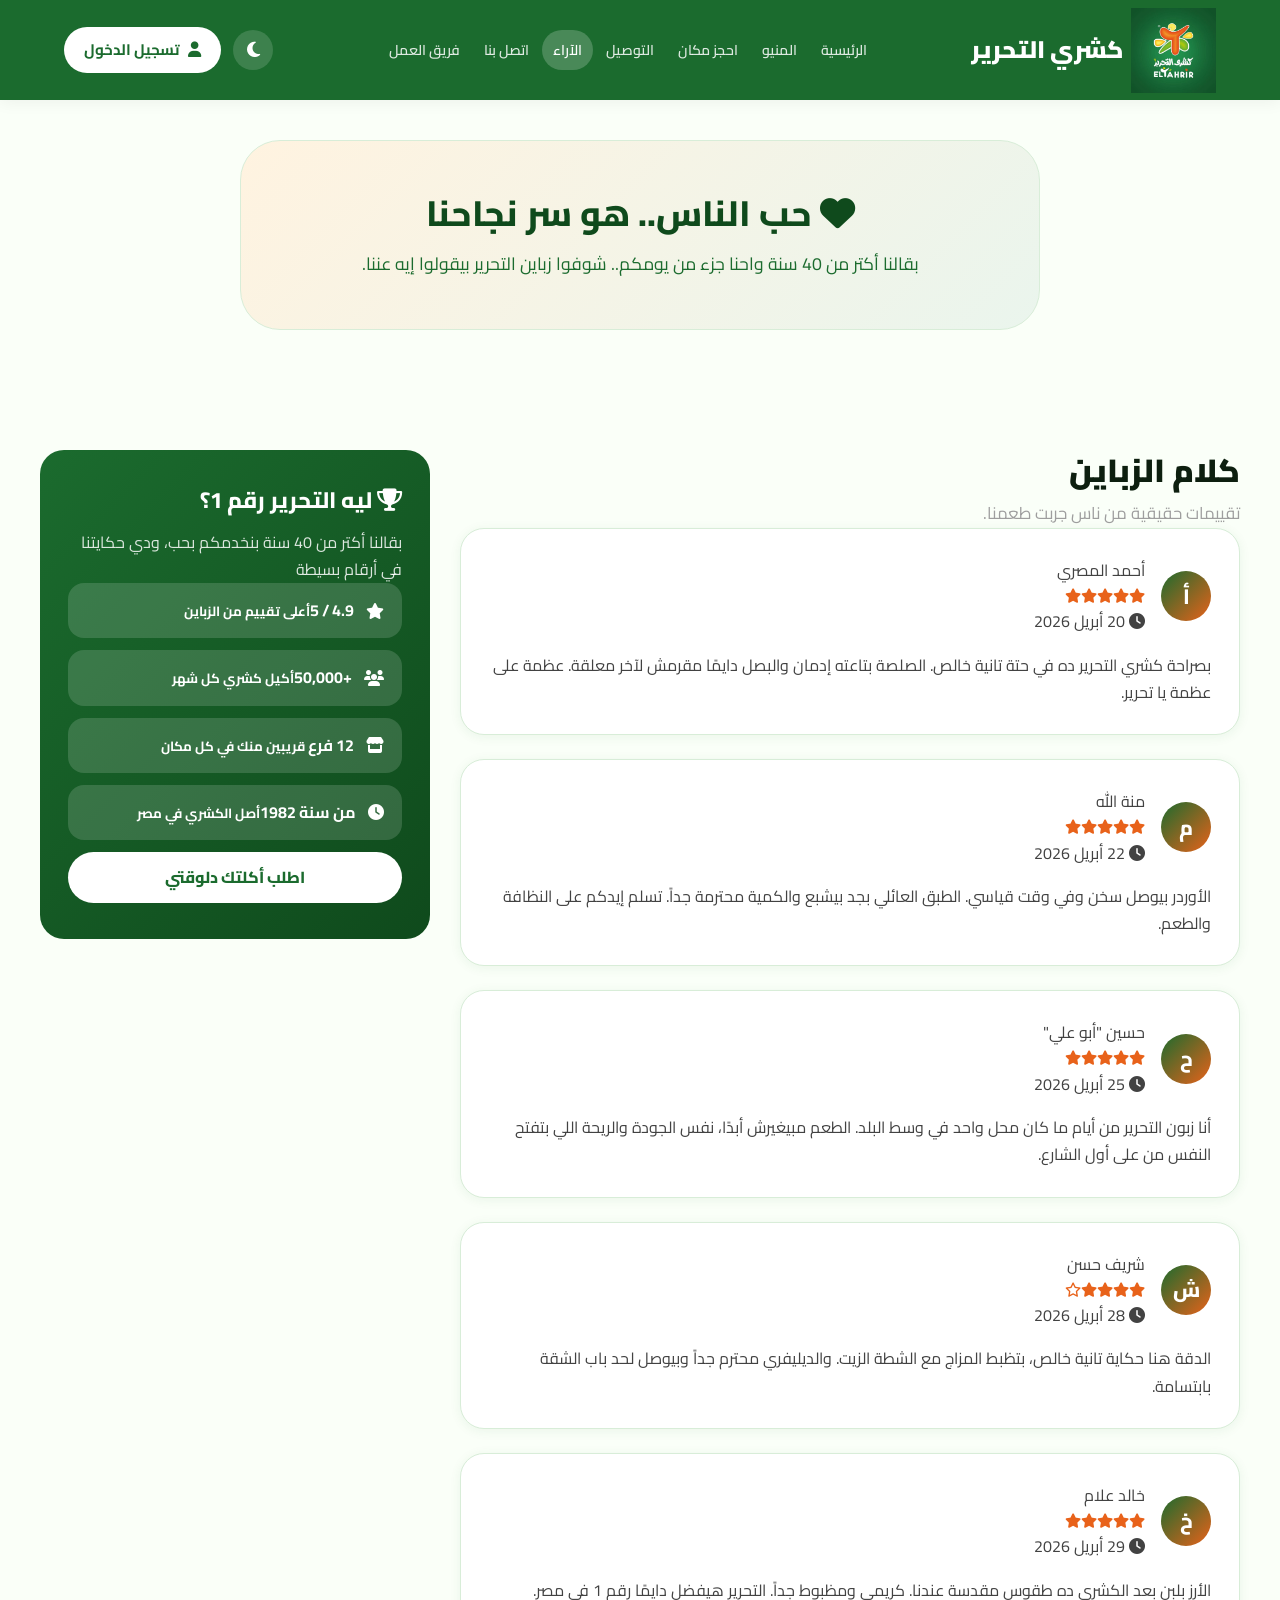
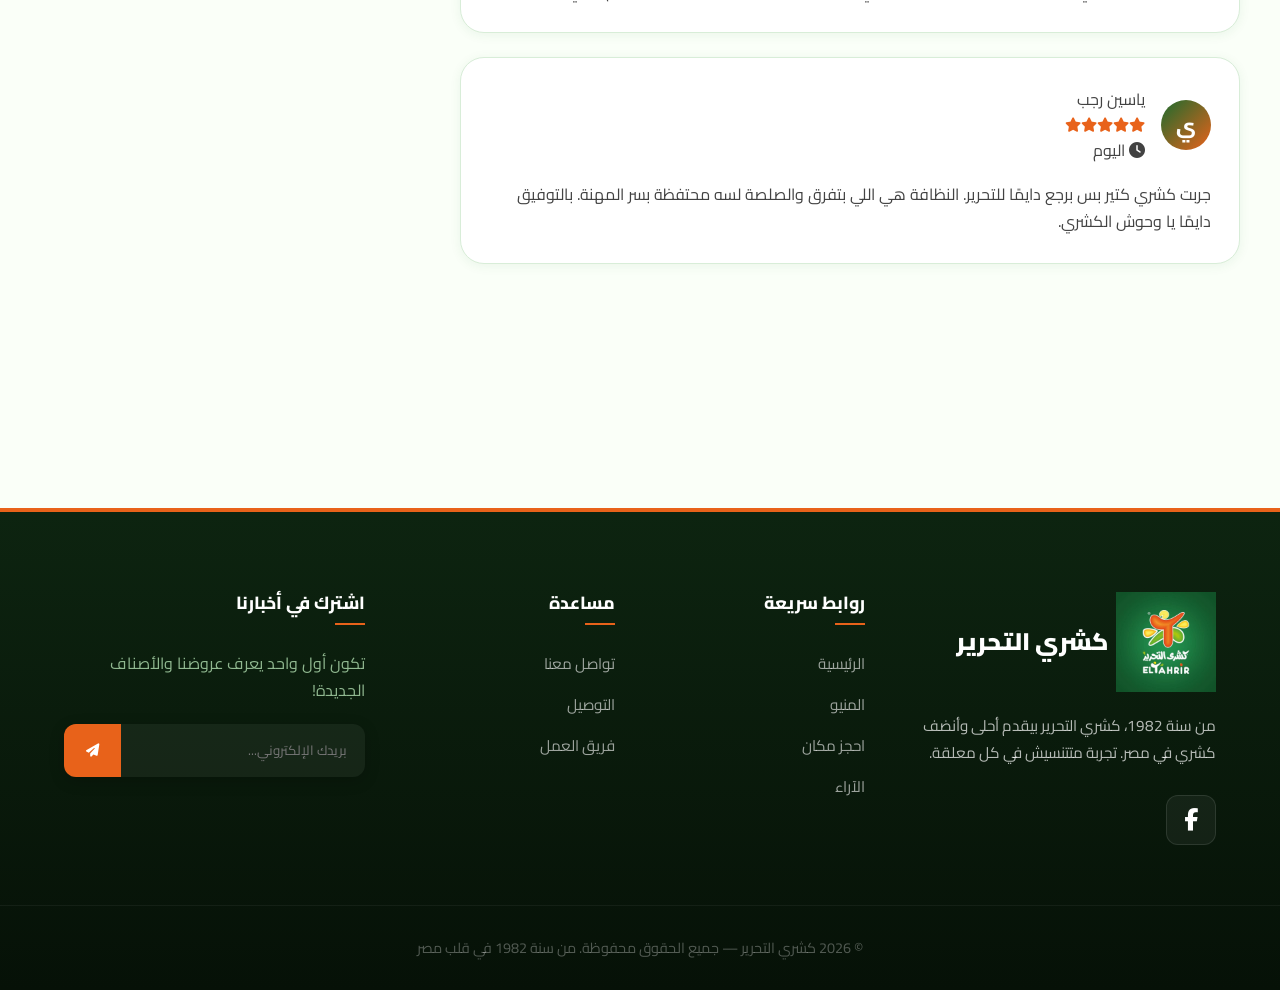
<file: reviews.html>
<!DOCTYPE html>
<html lang="ar" dir="rtl">
<head>
  <meta charset="UTF-8">
  <meta name="viewport" content="width=device-width, initial-scale=1.0">
  <title>الآراء | كشري التحرير</title>
  <link rel="stylesheet" href="https://cdnjs.cloudflare.com/ajax/libs/font-awesome/6.5.0/css/all.min.css">
  <link href="https://fonts.googleapis.com/css2?family=Cairo:wght@400;500;600;700;800;900&display=swap" rel="stylesheet">
  <link rel="stylesheet" href="css/style.css">

</head>
<body>
<header class="main-header">
  <div class="container header-inner">
    <a href="index.html" class="logo"><img src="img/اللوجو.jpg" alt="كشري التحرير" style="height: 40px; vertical-align: middle;"> كشري التحرير</a>
    <nav class="desktop-nav">
      <ul>
        <li><a id="nav-index" href="index.html">الرئيسية</a></li>
        <li><a id="nav-menu" href="menu.html">المنيو</a></li>
        <li><a id="nav-reservation" href="reservation.html">احجز مكان</a></li>
        <li><a id="nav-delivery" href="delivery.html">التوصيل</a></li>
        <li><a id="nav-reviews" href="reviews.html" class="active">الآراء</a></li>
        <li><a id="nav-contact" href="contact.html">اتصل بنا</a></li>
        <li><a id="nav-team" href="team.html">فريق العمل</a></li>
      </ul>
    </nav>
    <div class="header-actions">
      <span id="userWelcome"></span>
      <button id="themeSwitchBtn" class="btn-theme" title="تبديل الثيم"><i class="fas fa-moon"></i></button>
      <a href="login.html" class="btn-login"><i class="fas fa-user"></i> تسجيل الدخول</a>
    </div>
  </div>
</header>
<main>

<div class="container">
  <div class="support-hero">
    <h1><i class="fas fa-heart"></i> حب الناس.. هو سر نجاحنا</h1>
    <p>بقالنا أكتر من 40 سنة واحنا جزء من يومكم.. شوفوا زباين التحرير بيقولوا إيه عننا.</p>
  </div>
</div>
<div class="container reviews-section">
  <div class="reviews-grid">
    <section>
      <h2 class="section-title">كلام الزباين</h2>
      <p class="section-subtitle">تقييمات حقيقية من ناس جربت طعمنا.</p>
      <article class="review-card">
        <div class="reviewer-info">
          <div class="reviewer-avatar">أ</div>
          <div><div class="reviewer-name">أحمد المصري</div><div class="star-rating"><i class="fas fa-star"></i><i class="fas fa-star"></i><i class="fas fa-star"></i><i class="fas fa-star"></i><i class="fas fa-star"></i></div><time class="reviewer-date" datetime="2026-04-20"><i class="fas fa-clock"></i> 20 أبريل 2026</time></div>
        </div>
        <p class="review-text">بصراحة كشري التحرير ده في حتة تانية خالص. الصلصة بتاعته إدمان والبصل دايمًا مقرمش لآخر معلقة. عظمة على عظمة يا تحرير.</p>
      </article>
      <article class="review-card">
        <div class="reviewer-info">
          <div class="reviewer-avatar">م</div>
          <div><div class="reviewer-name">منة الله</div><div class="star-rating"><i class="fas fa-star"></i><i class="fas fa-star"></i><i class="fas fa-star"></i><i class="fas fa-star"></i><i class="fas fa-star"></i></div><time class="reviewer-date" datetime="2026-04-22"><i class="fas fa-clock"></i> 22 أبريل 2026</time></div>
        </div>
        <p class="review-text">الأوردر بيوصل سخن وفي وقت قياسي. الطبق العائلي بجد بيشبع والكمية محترمة جداً. تسلم إيدكم على النظافة والطعم.</p>
      </article>
      <article class="review-card">
        <div class="reviewer-info">
          <div class="reviewer-avatar">ح</div>
          <div><div class="reviewer-name">حسين "أبو علي"</div><div class="star-rating"><i class="fas fa-star"></i><i class="fas fa-star"></i><i class="fas fa-star"></i><i class="fas fa-star"></i><i class="fas fa-star"></i></div><time class="reviewer-date" datetime="2026-04-25"><i class="fas fa-clock"></i> 25 أبريل 2026</time></div>
        </div>
        <p class="review-text">أنا زبون التحرير من أيام ما كان محل واحد في وسط البلد. الطعم مبيغيرش أبدًا، نفس الجودة والريحة اللي بتفتح النفس من على أول الشارع.</p>
      </article>
      <article class="review-card">
        <div class="reviewer-info">
          <div class="reviewer-avatar">ش</div>
          <div><div class="reviewer-name">شريف حسن</div><div class="star-rating"><i class="fas fa-star"></i><i class="fas fa-star"></i><i class="fas fa-star"></i><i class="fas fa-star"></i><i class="far fa-star"></i></div><time class="reviewer-date" datetime="2026-04-28"><i class="fas fa-clock"></i> 28 أبريل 2026</time></div>
        </div>
        <p class="review-text">الدقة هنا حكاية تانية خالص، بتظبط المزاج مع الشطة الزيت. والديليفري محترم جداً وبيوصل لحد باب الشقة بابتسامة.</p>
      </article>
      <article class="review-card">
        <div class="reviewer-info">
          <div class="reviewer-avatar">خ</div>
          <div><div class="reviewer-name">خالد علام</div><div class="star-rating"><i class="fas fa-star"></i><i class="fas fa-star"></i><i class="fas fa-star"></i><i class="fas fa-star"></i><i class="fas fa-star"></i></div><time class="reviewer-date" datetime="2026-04-29"><i class="fas fa-clock"></i> 29 أبريل 2026</time></div>
        </div>
        <p class="review-text">الأرز بلبن بعد الكشري ده طقوس مقدسة عندنا. كريمي ومظبوط جداً. التحرير هيفضل دايمًا رقم 1 في مصر.</p>
      </article>
      <article class="review-card">
        <div class="reviewer-info">
          <div class="reviewer-avatar">ي</div>
          <div><div class="reviewer-name">ياسين رجب</div><div class="star-rating"><i class="fas fa-star"></i><i class="fas fa-star"></i><i class="fas fa-star"></i><i class="fas fa-star"></i><i class="fas fa-star"></i></div><time class="reviewer-date" datetime="2026-04-30"><i class="fas fa-clock"></i> اليوم</time></div>
        </div>
        <p class="review-text">جربت كشري كتير بس برجع دايمًا للتحرير. النظافة هي اللي بتفرق والصلصة لسه محتفظة بسر المهنة. بالتوفيق دايمًا يا وحوش الكشري.</p>
      </article>
    </section>
    <aside>
      <div class="sidebar-card">
        <h3><i class="fas fa-trophy"></i> ليه التحرير رقم 1؟</h3>
        <p>بقالنا أكتر من 40 سنة بنخدمكم بحب، ودي حكايتنا في أرقام بسيطة</p>
        <div class="sidebar-stat"><i class="fas fa-star"></i><div><strong>4.9 / 5</strong><small>أعلى تقييم من الزباين</small></div></div>
        <div class="sidebar-stat"><i class="fas fa-users"></i><div><strong>+50,000</strong><small>أكيل كشري كل شهر</small></div></div>
        <div class="sidebar-stat"><i class="fas fa-store"></i><div><strong>12 فرع </strong><small>قريبين منك في كل مكان </small></div></div>
        <div class="sidebar-stat"><i class="fas fa-clock"></i><div><strong>من سنة 1982</strong><small>أصل الكشري في مصر</small></div></div>
        <a href="menu.html" class="btn btn-white btn-block">اطلب أكلتك دلوقتي</a>
      </div>
    </aside>
  </div>
</div>

</main>
<footer class="main-footer">
  <div class="container">
    <div class="footer-grid">
      <div>
        <div class="footer-logo"><a href="index.html" class="logo"><img src="img/اللوجو.jpg" alt="كشري التحرير" style="height: 30px; vertical-align: middle;"> كشري التحرير</a></div>
        <p class="footer-desc">من سنة 1982، كشري التحرير بيقدم أحلى وأنضف كشري في مصر. تجربة متتنسيش في كل معلقة.</p>
        <div class="footer-social">
          <a href="https://www.facebook.com/ElTahrirEG" target="_blank" title="Facebook"><i class="fab fa-facebook-f"></i></a>
        </div>
      </div>
      <div class="footer-col"><h4>روابط سريعة</h4><ul>
        <li><a href="index.html">الرئيسية</a></li>
        <li><a href="menu.html">المنيو</a></li>
        <li><a href="reservation.html">احجز مكان</a></li>
        <li><a href="reviews.html" class="active">الآراء</a></li>
      </ul></div>
      <div class="footer-col"><h4>مساعدة</h4><ul>
        <li><a href="contact.html">تواصل معنا</a></li>
        <li><a href="delivery.html">التوصيل</a></li>
        <li><a href="team.html">فريق العمل</a></li>
      </ul></div>
      <div class="footer-col"><h4>اشترك في أخبارنا</h4>
        <p>تكون أول واحد يعرف عروضنا والأصناف الجديدة!</p>
        <div class="newsletter-input-row">
          <input type="email" placeholder="بريدك الإلكتروني...">
          <button><i class="fas fa-paper-plane"></i></button>
        </div>
      </div>
    </div>
  </div>
  <div class="footer-bottom">
    <p>&copy; 2026 كشري التحرير — جميع الحقوق محفوظة. من سنة 1982 في قلب مصر</p>
  </div>
</footer>
<script src="js/main.js"></script>
</body>
</html>
</file>
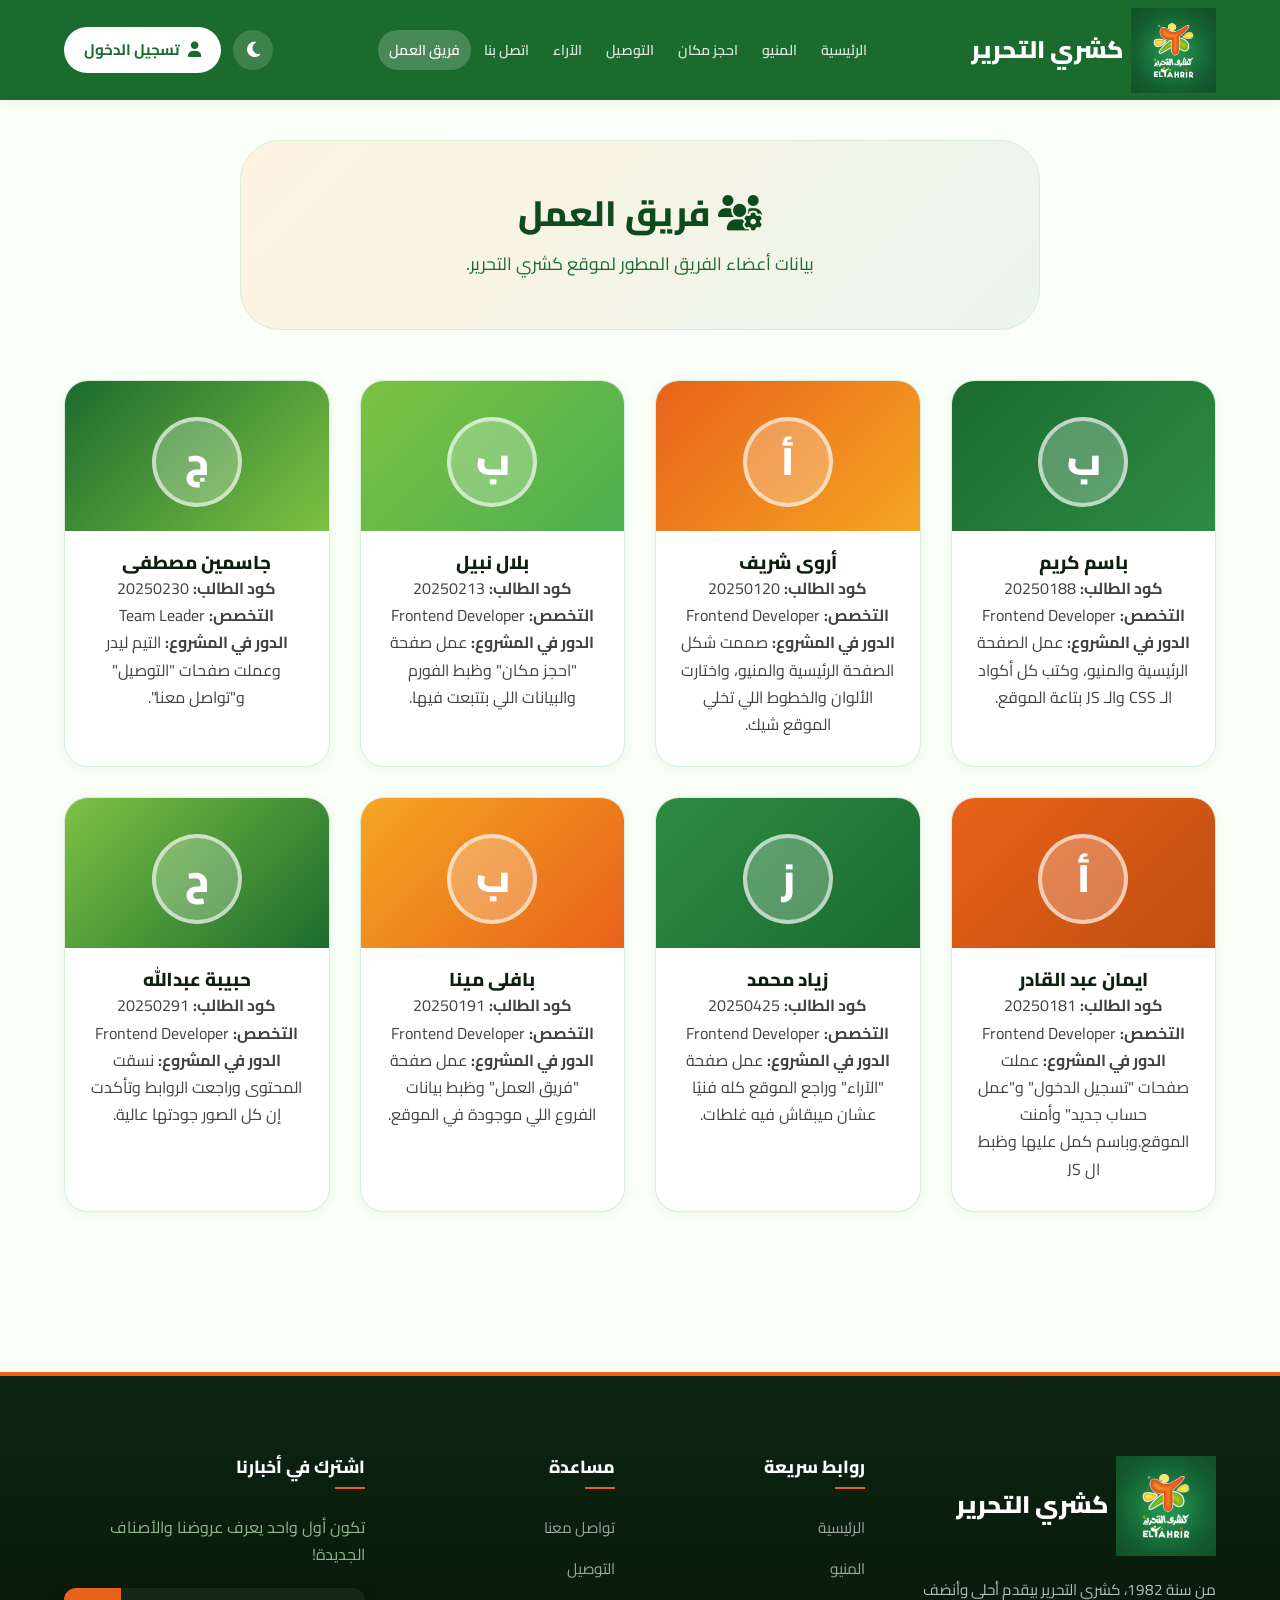
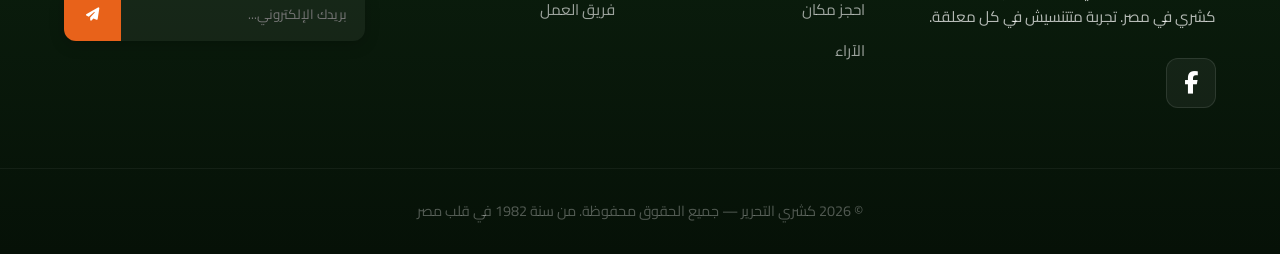
<file: team.html>
<!DOCTYPE html>
<html lang="ar" dir="rtl">
<head>
    <meta charset="UTF-8">
    <meta name="viewport" content="width=device-width, initial-scale=1.0">
    <title>فريق العمل | كشري التحرير</title>
    <link rel="stylesheet" href="https://cdnjs.cloudflare.com/ajax/libs/font-awesome/6.5.0/css/all.min.css">
    <link href="https://fonts.googleapis.com/css2?family=Cairo:wght@400;500;600;700;800;900&display=swap" rel="stylesheet">
    <link rel="stylesheet" href="css/style.css">
</head>
<body>
    <header class="main-header">
  <div class="container header-inner">
    <a href="index.html" class="logo"><img src="img/اللوجو.jpg" alt="كشري التحرير" style="height: 40px; vertical-align: middle;"> كشري التحرير</a>
    <nav class="desktop-nav">
      <ul>
        <li><a id="nav-index" href="index.html">الرئيسية</a></li>
        <li><a id="nav-menu" href="menu.html">المنيو</a></li>
        <li><a id="nav-reservation" href="reservation.html">احجز مكان</a></li>
        <li><a id="nav-delivery" href="delivery.html">التوصيل</a></li>
        <li><a id="nav-reviews" href="reviews.html">الآراء</a></li>
        <li><a id="nav-contact" href="contact.html">اتصل بنا</a></li>
        <li><a id="nav-team" href="team.html" class="active">فريق العمل</a></li>
      </ul>
    </nav>
    <div class="header-actions">
      <span id="userWelcome"></span>
      <button id="themeSwitchBtn" class="btn-theme" title="تبديل الثيم"><i class="fas fa-moon"></i></button>
      <a href="login.html" class="btn-login"><i class="fas fa-user"></i> تسجيل الدخول</a>
    </div>
  </div>
</header>
    <main>
        <div class="container">
            <div class="support-hero">
                <h1><i class="fas fa-users-gear"></i> فريق العمل</h1>
                <p>بيانات أعضاء الفريق المطور لموقع كشري التحرير.</p>
            </div>

            <div class="team-grid">
                <!-- Developer 1 -->
                <article class="team-card">
                    <div class="team-card-header"><div class="team-avatar">ب</div></div>
                    <div class="team-card-body">
                        <h3 class="team-name">باسم كريم </h3>
                        <div class="member-info">
                            <p><strong>كود الطالب:</strong> 20250188</p>
                            <p><strong>التخصص:</strong> Frontend Developer</p>
                            <p><strong>الدور في المشروع:</strong> عمل الصفحة الرئيسية والمنيو، وكتب كل أكواد الـ CSS والـ JS بتاعة الموقع.</p>
                        </div>
                    </div>
                </article>

                <!-- Developer 2 -->
                <article class="team-card">
                    <div class="team-card-header"><div class="team-avatar">أ</div></div>
                    <div class="team-card-body">
                        <h3 class="team-name">أروى شريف</h3>
                        <div class="member-info">
                            <p><strong>كود الطالب:</strong> 20250120</p>
                            <p><strong>التخصص:</strong> Frontend Developer</p>
                            <p><strong>الدور في المشروع:</strong> صممت شكل الصفحة الرئيسية والمنيو، واختارت الألوان والخطوط اللي تخلي الموقع شيك.</p>
                        </div>
                    </div>
                </article>

                <!-- Developer 3 -->
                <article class="team-card">
                    <div class="team-card-header"><div class="team-avatar">ب</div></div>
                    <div class="team-card-body">
                        <h3 class="team-name">بلال نبيل </h3>
                        <div class="member-info">
                            <p><strong>كود الطالب:</strong> 20250213</p>
                            <p><strong>التخصص:</strong> Frontend Developer</p>
                            <p><strong>الدور في المشروع:</strong> عمل صفحة "احجز مكان" وظبط الفورم والبيانات اللي بتتبعت فيها.</p>
                        </div>
                    </div>
                </article>

                <!-- Developer 4 -->
                <article class="team-card">
                    <div class="team-card-header"><div class="team-avatar">ج</div></div>
                    <div class="team-card-body">
                        <h3 class="team-name">جاسمين مصطفى</h3>
                        <div class="member-info">
                            <p><strong>كود الطالب:</strong> 20250230</p>
                            <p><strong>التخصص:</strong> Team Leader</p>
                            <p><strong>الدور في المشروع:</strong> التيم ليدر وعملت صفحات "التوصيل" و"تواصل معنا".</p>
                        </div>
                    </div>
                </article>

                <!-- Developer 5 -->
                <article class="team-card">
                    <div class="team-card-header"><div class="team-avatar">أ</div></div>
                    <div class="team-card-body">
                        <h3 class="team-name">ايمان عبد القادر</h3>
                        <div class="member-info">
                            <p><strong>كود الطالب:</strong> 20250181</p>
                            <p><strong>التخصص:</strong> Frontend Developer</p>
                            <p><strong>الدور في المشروع:</strong> عملت صفحات "تسجيل الدخول" و"عمل حساب جديد" وأمنت الموقع.وباسم كمل عليها وظبط ال JS</p>
                        </div>
                    </div>
                </article>

                <!-- Developer 6 -->
                <article class="team-card">
                    <div class="team-card-header"><div class="team-avatar">ز</div></div>
                    <div class="team-card-body">
                        <h3 class="team-name">زياد محمد</h3>
                        <div class="member-info">
                            <p><strong>كود الطالب:</strong> 20250425</p>
                            <p><strong>التخصص:</strong> Frontend Developer</p>
                            <p><strong>الدور في المشروع:</strong> عمل صفحة "الآراء" وراجع الموقع كله فنيًا عشان ميبقاش فيه غلطات.</p>
                        </div>
                    </div>
                </article>

                <!-- Developer 7 -->
                <article class="team-card">
                    <div class="team-card-header"><div class="team-avatar">ب</div></div>
                    <div class="team-card-body">
                        <h3 class="team-name">بافلى مينا</h3>
                        <div class="member-info">
                            <p><strong>كود الطالب:</strong> 20250191</p>
                            <p><strong>التخصص:</strong> Frontend Developer</p>
                            <p><strong>الدور في المشروع:</strong> عمل صفحة "فريق العمل" وظبط بيانات الفروع اللي موجودة في الموقع.</p>
                        </div>
                    </div>
                </article>

                <!-- Developer 8 -->
                <article class="team-card">
                    <div class="team-card-header"><div class="team-avatar">ح</div></div>
                    <div class="team-card-body">
                        <h3 class="team-name">حبيبة عبدالله</h3>
                        <div class="member-info">
                            <p><strong>كود الطالب:</strong> 20250291</p>
                            <p><strong>التخصص:</strong> Frontend Developer</p>
                            <p><strong>الدور في المشروع:</strong> نسقت المحتوى وراجعت الروابط وتأكدت إن كل الصور جودتها عالية.</p>
                        </div>
                    </div>
                </article>
            </div>
        </div>
    </main>
    <footer class="main-footer">
  <div class="container">
    <div class="footer-grid">
      <div>
        <div class="footer-logo"><a href="index.html" class="logo"><img src="img/اللوجو.jpg" alt="كشري التحرير" style="height: 30px; vertical-align: middle;"> كشري التحرير</a></div>
        <p class="footer-desc">من سنة 1982، كشري التحرير بيقدم أحلى وأنضف كشري في مصر. تجربة متتنسيش في كل معلقة.</p>
        <div class="footer-social">
          <a href="https://www.facebook.com/ElTahrirEG" target="_blank" title="Facebook"><i class="fab fa-facebook-f"></i></a>
        </div>
      </div>
      <div class="footer-col"><h4>روابط سريعة</h4><ul>
        <li><a href="index.html">الرئيسية</a></li>
        <li><a href="menu.html">المنيو</a></li>
        <li><a href="reservation.html">احجز مكان</a></li>
        <li><a href="reviews.html">الآراء</a></li>
      </ul></div>
      <div class="footer-col"><h4>مساعدة</h4><ul>
        <li><a href="contact.html">تواصل معنا</a></li>
        <li><a href="delivery.html">التوصيل</a></li>
        <li><a href="team.html" class="active">فريق العمل</a></li>
      </ul></div>
      <div class="footer-col"><h4>اشترك في أخبارنا</h4>
        <p>تكون أول واحد يعرف عروضنا والأصناف الجديدة!</p>
        <div class="newsletter-input-row">
          <input type="email" placeholder="بريدك الإلكتروني...">
          <button><i class="fas fa-paper-plane"></i></button>
        </div>
      </div>
    </div>
  </div>
  <div class="footer-bottom">
    <p>&copy; 2026 كشري التحرير — جميع الحقوق محفوظة. من سنة 1982 في قلب مصر</p>
  </div>
</footer>
    <script src="js/main.js"></script>
</body>
</html>
</file>
<file: css/style.css>
:root {
  --primary: #1B6B2E;
  --primary-dark: #0F4A1C;
  --primary-light: #FFF3E0;
  --secondary: #E8621A;
  --secondary-dark: #C04E10;
  --accent: #7DC243;
  --accent-light: #F1F8E9;
  --dark: #0D1F0F;
  --grey-900: #212121;
  --grey-700: #424242;
  --grey-500: #9E9E9E;
  --grey-200: #EEEEEE;
  --grey-100: #F6FBF4;
  --white: #FFFFFF;
  --bg: #FAFFF8;
  --card-bg: #FFFFFF;
  --border: #D8EDD8;
  --shadow-card: 0 2px 12px rgba(27,107,46,0.07);
  --shadow-hover: 0 8px 32px rgba(27,107,46,0.16);
  --shadow-nav: 0 2px 16px rgba(0,0,0,0.06);
  --r-sm: 8px;
  --r-md: 16px;
  --r-lg: 24px;
  --r-xl: 40px;
  --r-full: 999px;
  --transition: 0.3s;
  --font: 'Cairo', sans-serif;
}

[data-theme="dark"] {
  --primary:       #7DC243;
  --primary-dark:  #558B2F;
  --primary-light: #1B3D1F;
  --secondary:     #FF9100;
  --secondary-dark:#E65100;
  --accent:        #C5E1A5;
  --accent-light:  #0F2010;
  --dark:          #FFFFFF;
  --grey-900:      #F5F5F5;
  --grey-700:      #D8F0DA;
  --grey-500:      #90B890;
  --grey-200:      #2A522C;
  --grey-100:      #122912;
  --white:         #0A1A0B;
  --bg:            #061107;
  --card-bg:       #0A1A0B;
  --border:        #1A3D1C;
  --shadow-card:   0 2px 12px rgba(0,0,0,0.55);
  --shadow-hover:  0 8px 32px rgba(0,0,0,0.75);
  --shadow-nav:    0 2px 16px rgba(0,0,0,0.65);
}


*, *::before, *::after { box-sizing: border-box; margin: 0; padding: 0; }
html { scroll-behavior: smooth; }
body {
  font-family: var(--font);
  background-color: var(--bg);
  color: var(--grey-700);
  line-height: 1.7;
  transition: background-color var(--transition), color var(--transition);
}
h1,h2,h3,h4,h5 { font-family: var(--font); color: var(--dark); font-weight: 800; line-height: 1.3; }
a { text-decoration: none; color: inherit; }
img { max-width: 100%; display: block; }
ul { list-style: none; }
button { font-family: var(--font); cursor: pointer; }


.container { max-width: 1200px; margin: 0 auto; padding: 0 24px; }
main { padding-bottom: 60px; }
main > .container { padding-top: 40px; }

.main-header {
  position: relative;
  height: 100px;
  background: var(--primary);
  box-shadow: var(--shadow-nav);
  z-index: 1000;
  transition: background var(--transition);
}
.header-inner { display: flex; align-items: center; justify-content: space-between; height: 100%; gap: 20px; }
.logo {
  font-size: 1.5rem; font-weight: 900; color: white;
  display: flex; align-items: center; gap: 8px; flex-shrink: 0;
  text-decoration: none;
}
.logo img { height: 85px !important; object-fit: contain !important; }

.desktop-nav ul { display: flex; gap: 2px; align-items: center; flex-wrap: nowrap; }
.desktop-nav a {
  padding: 7px 11px; border-radius: var(--r-full);
  font-weight: 600; font-size: 0.88rem; color: rgba(255,255,255,0.85);
  white-space: nowrap; transition: all var(--transition);
}
.desktop-nav a:hover, .desktop-nav a.active { background: rgba(255,255,255,0.2); color: white; }

.header-actions { display: flex; align-items: center; gap: 12px; flex-shrink: 0; }
#userWelcome { font-weight: 700; color: white; font-size: 0.9rem; }

.btn-theme {
  width: 40px; height: 40px; border-radius: 50%;
  background: rgba(255,255,255,0.15); border: none; color: white; font-size: 1.1rem;
  display: flex; align-items: center; justify-content: center; transition: all var(--transition);
}
.btn-theme:hover { background: rgba(255,255,255,0.3); color: white; }

.btn-login {
  display: flex; align-items: center; gap: 8px; padding: 10px 20px;
  border-radius: var(--r-full); background: white; color: var(--primary);
  font-weight: 700; font-size: 0.95rem; border: none; transition: all var(--transition);
}
.btn-login:hover { background: var(--grey-200); transform: translateY(-1px); }


.btn {
  display: inline-flex; align-items: center; justify-content: center; gap: 8px;
  padding: 12px 28px; border-radius: var(--r-full);
  font-weight: 700; font-size: 1rem; font-family: var(--font);
  border: none; cursor: pointer; transition: all var(--transition); text-decoration: none;
}
.btn-primary { background: var(--primary); color: white; }
.btn-primary:hover { background: var(--primary-dark); transform: translateY(-2px); box-shadow: 0 6px 20px rgba(27,107,46,.35); }
.btn-secondary { background: var(--secondary); color: white; }
.btn-secondary:hover { background: var(--secondary-dark); transform: translateY(-2px); box-shadow: 0 6px 20px rgba(232,98,26,.35); }
.btn-outline { background: transparent; color: var(--primary); border: 2px solid var(--primary); }
.btn-outline:hover { background: var(--primary); color: white; }
.btn-white { background: white; color: var(--primary); font-weight: 800; }
.btn-white:hover { background: var(--primary-light); }
.btn-block { width: 100%; }
.btn-sm { padding: 8px 18px; font-size: 0.88rem; }


.section-header { display: flex; justify-content: space-between; align-items: center; margin-bottom: 40px; }
.section-center { text-align: center; margin-bottom: 40px; }
.section-title { font-size: 2rem; font-weight: 900; color: var(--dark); margin-bottom: 8px; }
.section-subtitle { color: var(--grey-500); font-size: 1.05rem; margin-bottom: 0; }

.support-hero {
  background: linear-gradient(135deg, var(--primary-light) 0%, #EAF5ED 100%);
  border: 1px solid var(--border);
  padding: 50px 20px; border-radius: var(--r-xl); text-align: center; margin: 0 auto 40px auto; max-width: 800px;
}
.support-hero h1 { color: var(--primary-dark); font-size: 2.2rem; margin-bottom: 12px; }
.support-hero p { font-size: 1.1rem; color: var(--primary); max-width: 600px; margin: 0 auto; }

[data-theme="dark"] .support-hero { background: var(--grey-100); }
[data-theme="dark"] .support-hero h1 { color: var(--primary); }
[data-theme="dark"] .support-hero p { color: var(--grey-500); }

.page-hero {
  background: linear-gradient(135deg, var(--primary) 0%, var(--accent) 60%, var(--secondary) 100%);
  padding: 60px 24px; text-align: center; color: white; margin-bottom: 40px;
}
.page-hero h1, .page-hero p, .page-hero i { color: white !important; }


.form-card {
  background: var(--card-bg); border-radius: var(--r-xl);
  padding: 40px; box-shadow: var(--shadow-card); max-width: 800px; margin: 0 auto;
}
.form-group { margin-bottom: 24px; }
.form-group label { display: block; font-weight: 700; font-size: 0.9rem; color: var(--grey-700); margin-bottom: 8px; }
.form-control {
  width: 100%; padding: 14px 18px; border: 1.5px solid var(--border);
  border-radius: var(--r-md); background: var(--bg); color: var(--dark);
  font-family: var(--font); font-size: 1rem; transition: all var(--transition);
}
.form-control:focus { outline: none; border-color: var(--primary); box-shadow: 0 0 0 4px rgba(27,107,46,.15); }
.error-msg { display: none; color: var(--secondary); font-size: 0.85rem; font-weight: 600; margin-top: 6px; }
.input-icon-wrap { position: relative; }
.input-icon-wrap .icon { position: absolute; right: 16px; top: 50%; transform: translateY(-50%); color: var(--grey-500); font-size: 1rem; }
.input-icon-wrap .form-control { padding-right: 44px; }


.hero-section {
  display: flex; align-items: center; gap: 40px; padding: 80px 0; min-height: calc(100vh - 174px);
}
.hero-left { flex: 1; }
.hero-badge {
  display: inline-flex; align-items: center; gap: 8px;
  background: var(--primary-light); color: var(--primary);
  padding: 8px 16px; border-radius: var(--r-full);
  font-weight: 700; font-size: 0.9rem; margin-bottom: 24px;
}
.hero-title { 
  font-size: 3.5rem; font-weight: 900; color: var(--dark); 
  line-height: 1.15; margin-bottom: 20px; letter-spacing: -1px;
}
.hero-title span { 
  background: linear-gradient(135deg, var(--primary), var(--accent)); 
  -webkit-background-clip: text; -webkit-text-fill-color: transparent; 
}
.hero-desc { font-size: 1.15rem; color: var(--grey-500); margin-bottom: 36px; max-width: 480px; }

.search-card {
  background: var(--card-bg); border-radius: var(--r-lg); padding: 28px;
  box-shadow: var(--shadow-hover); border: 1px solid var(--border); max-width: 520px;
}
.search-tabs { display: flex; background: var(--grey-100); border-radius: var(--r-md); padding: 4px; margin-bottom: 20px; }
.search-tab {
  flex: 1; padding: 10px; border: none; background: transparent;
  font-weight: 700; font-size: 0.95rem; color: var(--grey-500); border-radius: 12px; transition: all var(--transition);
}
.search-tab.active { background: white; color: var(--primary); box-shadow: 0 2px 8px rgba(0,0,0,0.08); }
.search-input-row {
  display: flex; align-items: center; background: var(--grey-100);
  border-radius: var(--r-md); padding: 6px 6px 6px 16px; gap: 8px;
}
.search-input-row i { color: var(--primary); font-size: 1.1rem; }
.search-input-row input { flex: 1; border: none; background: transparent; outline: none; font-family: var(--font); font-size: 0.95rem; color: var(--dark); }

.hero-right { flex: 1; position: relative; display: flex; justify-content: center; align-items: center; }
.hero-blob {
  width: 420px; height: 420px; border-radius: 50%; position: relative;
  background: linear-gradient(135deg, var(--primary), var(--accent), var(--secondary));
  display: flex; align-items: center; justify-content: center;
}
.hero-blob img {
  width: 120%; position: absolute; top: -10%; left: 50%;
  transform: translateX(-50%); filter: drop-shadow(0 20px 40px rgba(0,0,0,0.25));
  animation: floatAnim 3s ease-in-out infinite;
}
@keyframes floatAnim {
  0%,100% { transform: translateX(-50%) translateY(0); }
  50%     { transform: translateX(-50%) translateY(-16px); }
}
.hero-stat {
  position: absolute; background: var(--card-bg); border-radius: var(--r-md);
  padding: 12px 18px; box-shadow: var(--shadow-hover); border: 1px solid var(--border);
  font-weight: 700; font-size: 0.9rem; color: var(--dark); display: flex; align-items: center; gap: 10px;
  animation: floatAnim 3s ease-in-out infinite;
}
.hero-stat i { color: var(--primary); font-size: 1.3rem; }
.hero-stat.stat-1 { top: 10%; right: -12%; animation-delay: 0s; }
.hero-stat.stat-2 { bottom: 15%; left: 2%; animation-delay: 1.5s; }
.hero-stat small { display: block; font-weight: 400; color: var(--grey-500); font-size: 0.78rem; }


.categories-section { padding: 60px 0; }
.category-pills { display: flex; gap: 16px; flex-wrap: wrap; justify-content: center; margin-top: 40px; }
.cat-pill {
  padding: 16px 28px; background: var(--card-bg); border-radius: var(--r-lg);
  box-shadow: var(--shadow-card); cursor: pointer; border: 2px solid transparent;
  transition: all var(--transition); font-weight: 700; font-size: 0.9rem; color: var(--grey-700);
}
.cat-pill:hover, .cat-pill.active { border-color: var(--primary); color: var(--primary); transform: translateY(-4px); box-shadow: var(--shadow-hover); }

.food-section { padding: 60px 0; }
.food-grid { display: grid; grid-template-columns: repeat(auto-fill, minmax(280px, 1fr)); gap: 28px; }
.food-card {
  background: var(--card-bg); border-radius: var(--r-lg); overflow: hidden;
  box-shadow: var(--shadow-card); border: 1px solid var(--border); transition: all var(--transition);
}
.food-card:hover { transform: translateY(-8px); box-shadow: var(--shadow-hover); border-color: var(--primary); }
.food-card-img-wrap { position: relative; overflow: hidden; height: 180px; }
.food-card-img-wrap img { width: 100%; height: 100%; object-fit: cover; transition: transform 0.6s ease; }
.food-card:hover .food-card-img-wrap img { transform: scale(1.12); }
.food-card-badge {
  position: absolute; top: 12px; right: 12px; background: var(--primary); color: white;
  padding: 5px 14px; border-radius: var(--r-full); font-size: 0.78rem; font-weight: 800;
  box-shadow: 0 4px 10px rgba(0,0,0,0.2); z-index: 2;
}
.food-card-badge.badge-green { background: var(--accent); }
.food-card-badge.badge-gold  { background: #FFC107; color: #000; }
.food-card-fav {
  position: absolute; bottom: 14px; left: 14px; width: 36px; height: 36px; background: white; 
  border-radius: 50%; border: none; display: flex; align-items: center; justify-content: center; 
  color: var(--grey-500); font-size: 1rem; cursor: pointer; transition: all var(--transition); box-shadow: 0 2px 8px rgba(0,0,0,0.1);
}
.food-card-fav:hover { color: var(--primary); transform: scale(1.1); }
.food-card-body { padding: 20px; }
.food-card-meta { display: flex; align-items: center; gap: 6px; color: var(--grey-500); font-size: 0.85rem; margin-bottom: 8px; }
.food-card-meta i { color: var(--secondary); }
.food-card-title { font-size: 1.1rem; font-weight: 800; color: var(--dark); margin-bottom: 6px; }
.food-card-desc { font-size: 0.88rem; color: var(--grey-500); margin-bottom: 16px; }
.food-card-footer { display: flex; align-items: center; justify-content: space-between; }
.food-price { font-size: 1.3rem; font-weight: 900; color: var(--primary); }
.btn-add {
  width: 38px; height: 38px; border-radius: 50%; background: var(--primary); color: white;
  border: none; cursor: pointer; font-size: 1.3rem; display: flex; align-items: center; justify-content: center; transition: all var(--transition);
}
.btn-add:hover { background: var(--primary-dark); transform: scale(1.1) rotate(90deg); }


.promo-banner {
  background: linear-gradient(135deg, var(--primary) 0%, var(--accent) 60%, var(--secondary) 100%);
  border-radius: var(--r-xl); padding: 60px 80px; margin: 60px 0;
  display: flex; align-items: center; justify-content: space-between; gap: 40px; overflow: hidden; position: relative;
}
.promo-banner::before {
  content: ''; position: absolute; width: 400px; height: 400px;
  background: rgba(255,255,255,0.06); border-radius: 50%; top: -100px; left: -100px;
}
.promo-content h2 { color: white; font-size: 2.2rem; margin-bottom: 12px; }
.promo-content p  { color: rgba(255,255,255,0.85); font-size: 1.1rem; margin-bottom: 24px; }
.promo-image img  { width: 260px; filter: drop-shadow(0 10px 30px rgba(0,0,0,0.3)); }

.features-section { padding: 60px 0; }
.features-grid { display: grid; grid-template-columns: repeat(auto-fit, minmax(220px, 1fr)); gap: 30px; margin-top: 40px; }
.feature-card {
  background: var(--card-bg); border-radius: var(--r-lg); padding: 36px 28px; text-align: center;
  box-shadow: var(--shadow-card); border: 1px solid var(--border); transition: all var(--transition);
}
.feature-card:hover { transform: translateY(-4px); box-shadow: var(--shadow-hover); }
.feature-icon {
  width: 72px; height: 72px; background: var(--primary-light); color: var(--primary);
  border-radius: var(--r-lg); display: flex; align-items: center; justify-content: center;
  font-size: 1.8rem; margin: 0 auto 20px; transition: all var(--transition);
}
.feature-card:hover .feature-icon { background: var(--primary); color: white; transform: scale(1.1); }

.steps-section { padding: 80px 0; background: var(--grey-100); }
.steps-grid { display: grid; grid-template-columns: repeat(auto-fit, minmax(240px, 1fr)); gap: 30px; }
.step-card {
  text-align: center; padding: 40px 24px; background: var(--card-bg); 
  border-radius: var(--r-lg); box-shadow: var(--shadow-card); 
  border: 1px solid var(--border); position: relative; transition: all var(--transition);
}
.step-card:hover { transform: translateY(-8px); box-shadow: var(--shadow-hover); border-color: var(--primary); }
.step-icon {
  width: 70px; height: 70px; border-radius: 50%; display: flex; align-items: center; 
  justify-content: center; font-size: 2rem; margin: 0 auto 20px; color: white;
}
.step-badge {
  position: absolute; top: 20px; left: 20px; width: 34px; height: 34px;
  background: var(--primary-light); color: var(--primary); border-radius: 50%;
  display: flex; align-items: center; justify-content: center; font-weight: 900; font-size: 0.9rem;
}
.icon-primary { background: var(--primary); box-shadow: 0 8px 20px rgba(27,107,46,0.3); }
.icon-secondary { background: var(--secondary); box-shadow: 0 8px 20px rgba(232,98,26,0.3); }
.icon-accent { background: var(--accent); box-shadow: 0 8px 20px rgba(125,194,67,0.3); }
.icon-dark { background: var(--primary-dark); box-shadow: 0 8px 20px rgba(15,74,28,0.3); }


.reviews-section { padding: 60px 0; }
.reviews-grid { display: grid; grid-template-columns: 2fr 1fr; gap: 30px; margin-top: 40px; }
.review-card {
  background: var(--card-bg); border-radius: var(--r-lg); padding: 28px;
  box-shadow: var(--shadow-card); border: 1px solid var(--border); margin-bottom: 24px; transition: all var(--transition);
}
.reviewer-info { display: flex; align-items: center; gap: 16px; margin-bottom: 16px; }
.reviewer-avatar {
  width: 50px; height: 50px; border-radius: 50%; background: linear-gradient(135deg, var(--primary), var(--secondary));
  display: flex; align-items: center; justify-content: center; color: white; font-size: 1.3rem; font-weight: 800;
}
.star-rating { color: var(--secondary); font-size: 0.9rem; }
.sidebar-card {
  background: linear-gradient(135deg, var(--primary) 0%, #0F4A1C 100%);
  border-radius: var(--r-lg); padding: 36px 28px; color: white; position: sticky; top: 94px;
}
.sidebar-card h3 { color: white; font-size: 1.4rem; margin-bottom: 14px; }
.sidebar-card p { color: rgba(255,255,255,0.85); }
.sidebar-stat {
  background: rgba(255,255,255,0.15); border-radius: var(--r-md); padding: 14px 18px;
  margin-bottom: 12px; display: flex; align-items: center; gap: 12px; font-weight: 700;
}

.team-grid { display: grid; grid-template-columns: repeat(auto-fill, minmax(260px, 1fr)); gap: 30px; margin-top: 50px; }
.team-card { background: var(--card-bg); border-radius: var(--r-lg); overflow: hidden; box-shadow: var(--shadow-card); border: 1px solid var(--border); transition: all var(--transition); text-align: center; }
.team-card:hover { transform: translateY(-8px); box-shadow: var(--shadow-hover); }
.team-card-header { padding: 36px 20px 24px; }
.team-card:nth-child(1) .team-card-header { background: linear-gradient(135deg, #1B6B2E, #2E8B44); }
.team-card:nth-child(2) .team-card-header { background: linear-gradient(135deg, #E8621A, #F5A623); }
.team-card:nth-child(3) .team-card-header { background: linear-gradient(135deg, #7DC243, #4CAF50); }
.team-card:nth-child(4) .team-card-header { background: linear-gradient(135deg, #1B6B2E, #7DC243); }
.team-card:nth-child(5) .team-card-header { background: linear-gradient(135deg, #E8621A, #C04E10); }
.team-card:nth-child(6) .team-card-header { background: linear-gradient(135deg, #2E8B44, #1B6B2E); }
.team-card:nth-child(7) .team-card-header { background: linear-gradient(135deg, #F5A623, #E8621A); }
.team-card:nth-child(8) .team-card-header { background: linear-gradient(135deg, #7DC243, #1B6B2E); }
.team-avatar { 
  width: 90px; height: 90px; border-radius: 50%; background: rgba(255,255,255,0.25); 
  border: 4px solid rgba(255,255,255,0.6); display: flex; align-items: center; justify-content: center; 
  font-size: 2.4rem; font-weight: 900; color: white; margin: 0 auto; backdrop-filter: blur(4px); 
}
.team-card-body { padding: 20px 24px 28px; }
.team-role { font-size: 0.88rem; font-weight: 600; color: var(--primary); background: var(--primary-light); display: inline-block; padding: 4px 14px; border-radius: var(--r-full); margin-bottom: 14px; }
.team-socials { display: flex; justify-content: center; gap: 10px; }
.team-socials a { width: 38px; height: 38px; border-radius: 50%; background: var(--grey-100); color: var(--grey-700); display: flex; align-items: center; justify-content: center; transition: all var(--transition); }
.team-socials a:hover { transform: translateY(-3px); }
.team-socials a.github:hover { background: #24292e; color: white; }
.team-socials a.linkedin:hover { background: #0A66C2; color: white; }

.team-stats-banner { 
  display: flex; justify-content: center; gap: 60px; padding: 50px 0; border-radius: var(--r-xl); margin: 60px 0; text-align: center; color: white;
  background: linear-gradient(135deg, var(--primary) 0%, var(--accent) 60%, var(--secondary) 100%); 
}
.team-stat-item strong { display: block; font-size: 2.5rem; font-weight: 900; }


.delivery-grid-wrapper { display: grid; grid-template-columns: repeat(auto-fill, minmax(300px, 1fr)); gap: 24px; padding-bottom: 40px; }
.branch-card-detailed { background: var(--card-bg); border-radius: var(--r-md); padding: 24px; box-shadow: var(--shadow-card); border: 1px solid var(--border); transition: all var(--transition); }
.branch-card-detailed:hover { transform: translateY(-5px); box-shadow: var(--shadow-hover); }
.branch-header { display: flex; justify-content: space-between; align-items: flex-start; margin-bottom: 16px; border-bottom: 1px solid var(--grey-200); padding-bottom: 12px; }
.branch-badge { background: var(--accent-light); color: var(--primary); font-size: 0.8rem; font-weight: 700; padding: 4px 10px; border-radius: var(--r-full); }
.branch-phone-box { background: var(--grey-100); padding: 16px; border-radius: var(--r-sm); text-align: center; margin: 16px 0; }
.branch-phone-number { font-size: 1.5rem; font-weight: 900; color: var(--primary); text-decoration: none; display: inline-block; direction: ltr; }
.branch-actions { display: flex; gap: 12px; }
.branch-actions .btn-call, .branch-actions .btn { flex: 1; text-align: center; padding: 10px; border-radius: var(--r-sm); font-weight: 700; }
.branch-actions .btn-call { background: var(--primary); color: white; }

.contact-grid { display: grid; grid-template-columns: 1fr 1fr; gap: 40px; align-items: start; margin-top: 40px; }
.map-card { border-radius: var(--r-lg); overflow: hidden; box-shadow: var(--shadow-card); height: 420px; }
.map-card iframe { width: 100%; height: 100%; }

.trust-badges { display: flex; justify-content: center; gap: 24px; margin-top: 30px; padding-top: 24px; border-top: 1px dashed var(--border); }
.trust-item { display: flex; align-items: center; gap: 8px; color: var(--grey-500); font-size: 0.85rem; font-weight: 600; }
.trust-item i { color: var(--primary); }


.menu-nav-sticky {
  position: sticky; top: 0; z-index: 9999 !important; background-color: #FAFFF8 !important;
  box-shadow: 0 8px 25px rgba(0,0,0,0.15) !important; border-bottom: 1px solid var(--border); padding: 15px 0; transition: all var(--transition);
}
.menu-nav-inner { display: flex; align-items: center; justify-content: space-between; gap: 20px; }
.category-shortcuts { display: flex; gap: 10px; overflow-x: auto; padding-bottom: 4px; }
.category-shortcuts::-webkit-scrollbar { height: 0; }
.shortcut-btn {
  padding: 8px 18px; border-radius: var(--r-full); border: 1.5px solid var(--border); background: transparent; 
  color: var(--grey-700); font-weight: 700; font-size: 0.88rem; white-space: nowrap; transition: all var(--transition);
}
.shortcut-btn:hover, .shortcut-btn.active { background: var(--primary); color: white; border-color: var(--primary); }
.menu-search-wrap { position: relative; width: 300px; }
.menu-search-wrap i { position: absolute; right: 14px; top: 50%; transform: translateY(-50%); color: var(--primary); }
.menu-search-wrap input {
  width: 100%; padding: 10px 40px 10px 15px; border-radius: var(--r-full); border: 1.5px solid var(--border); 
  background: var(--grey-100); font-family: var(--font); font-size: 0.9rem; outline: none; transition: all var(--transition);
}
.menu-search-wrap input:focus { border-color: var(--primary); background: white; box-shadow: 0 0 0 4px rgba(27,107,46,0.08); }

[data-theme="dark"] .menu-nav-sticky { background-color: #061107 !important; }


.main-footer {
  background: linear-gradient(to bottom, #0D2410 0%, #061107 100%); color: #90b890; 
  padding: 80px 0 0; margin-top: 100px; position: relative; border-top: 4px solid var(--secondary);
}
.footer-grid { display: grid; grid-template-columns: 1.5fr 1fr 1fr 1.5fr; gap: 50px; padding-bottom: 60px; }
.footer-logo { color: white; margin-bottom: 20px; font-size: 1.8rem; font-weight: 900; }
.footer-logo img { height: 100px !important; object-fit: contain !important; }
.footer-desc { font-size: 0.95rem; line-height: 1.8; margin-bottom: 28px; color: rgba(255,255,255,0.7); }
.footer-social { display: flex; gap: 16px; }
.footer-social a {
  width: 50px; height: 50px; background: rgba(255,255,255,0.05); border: 1px solid rgba(255,255,255,0.1); border-radius: 12px;
  display: flex; align-items: center; justify-content: center; color: white; font-size: 1.4rem; transition: all var(--transition);
}
.footer-social a:hover { 
  background: var(--secondary); color: white; transform: translateY(-5px) rotate(8deg); box-shadow: 0 10px 20px rgba(232,98,26,0.3);
}
.footer-col h4 { color: white; font-size: 1.1rem; margin-bottom: 25px; font-weight: 800; position: relative; padding-bottom: 10px; }
.footer-col h4::after { content: ''; position: absolute; bottom: 0; right: 0; width: 30px; height: 2px; background: var(--secondary); }
.footer-col ul li { margin-bottom: 14px; }
.footer-col ul a { color: rgba(255,255,255,0.6); font-size: 0.95rem; transition: all var(--transition); }
.footer-col ul a:hover { color: white; padding-right: 5px; }

.newsletter-input-row { display: flex; border-radius: 12px; overflow: hidden; margin-top: 20px; box-shadow: 0 4px 15px rgba(0,0,0,0.2); }
.newsletter-input-row input { flex: 1; padding: 14px 18px; border: none; background: rgba(255,255,255,0.05); color: white; font-family: var(--font); outline: none; }
.newsletter-input-row button { padding: 14px 22px; background: var(--secondary); color: white; border: none; cursor: pointer; transition: all var(--transition); }

.footer-bottom { 
  text-align: center; padding: 30px 0; font-size: 0.9rem; color: rgba(255,255,255,0.3); border-top: 1px solid rgba(255,255,255,0.05);
}
@media (max-width: 1024px) {
  .footer-grid { grid-template-columns: 1fr 1fr; }
  .hero-blob { width: 320px; height: 320px; }
  .team-stats-banner { gap: 30px; flex-wrap: wrap; }
}

@media (max-width: 768px) {
  .main-header { position: relative; height: auto; padding: 15px 0; }
  .header-inner { flex-direction: column; align-items: center; gap: 15px; }
  .logo img { height: 60px !important; }
  .desktop-nav { width: 100%; overflow: hidden; }
  .desktop-nav ul { flex-wrap: wrap; justify-content: center; gap: 8px; }
  .header-actions { flex-wrap: wrap; justify-content: center; }
  
  .hero-section { flex-direction: column; padding: 30px 0; min-height: auto; text-align: center; gap: 30px; }
  .hero-title { font-size: 2.2rem; }
  .hero-desc { margin: 0 auto 20px auto; }
  .hero-right { width: 100%; order: -1; margin-bottom: 10px; }
  .hero-blob { width: 220px; height: 220px; margin: 0 auto; }
  .hero-stat { display: none; }
  
  .search-card { padding: 20px; }
  .search-input-row { flex-direction: column; padding: 12px; gap: 12px; background: transparent; }
  .search-input-row input { background: var(--grey-100); padding: 12px; border-radius: var(--r-md); width: 100%; text-align: center; }
  .search-input-row .btn { width: 100%; }
  .search-input-row i { display: none; }
  
  .reviews-grid, .contact-grid, .footer-grid, .team-stats-banner { grid-template-columns: 1fr; text-align: center; }
  .promo-banner { flex-direction: column; padding: 30px 20px; text-align: center; }
  .promo-image { display: none; }
  .footer-social { justify-content: center; }
  
  .menu-nav-sticky { top: 60px; }
  .menu-nav-inner { flex-direction: column; align-items: stretch; gap: 10px; }
  .menu-search-wrap { width: 100%; }
}

@media (max-width: 480px) {
  .hero-title { font-size: 1.8rem; }
  .section-title { font-size: 1.4rem; }
  .support-hero { padding: 30px 15px; }
  .cat-pill { padding: 12px; font-size: 0.8rem; }
  .food-grid, .team-grid { grid-template-columns: 1fr; }
  .btn { padding: 10px 20px; font-size: 0.95rem; }
}
</file>
